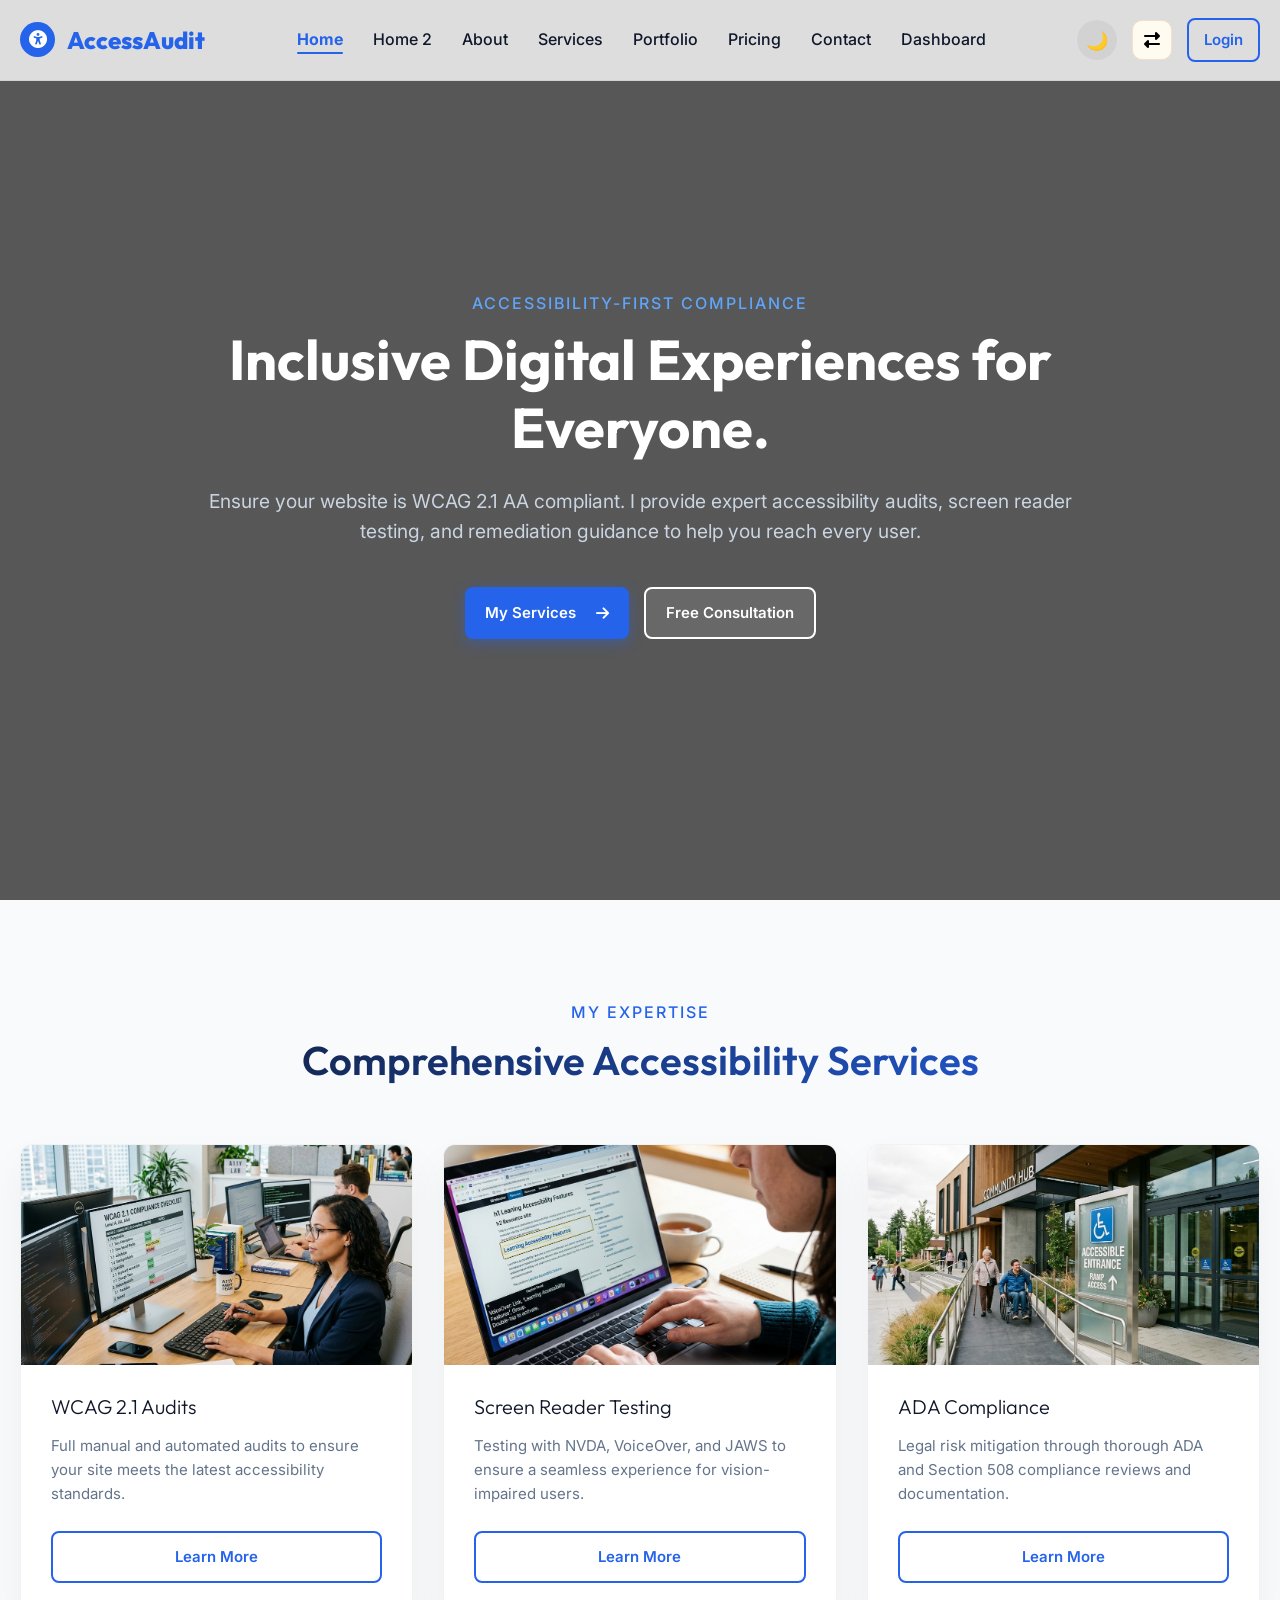
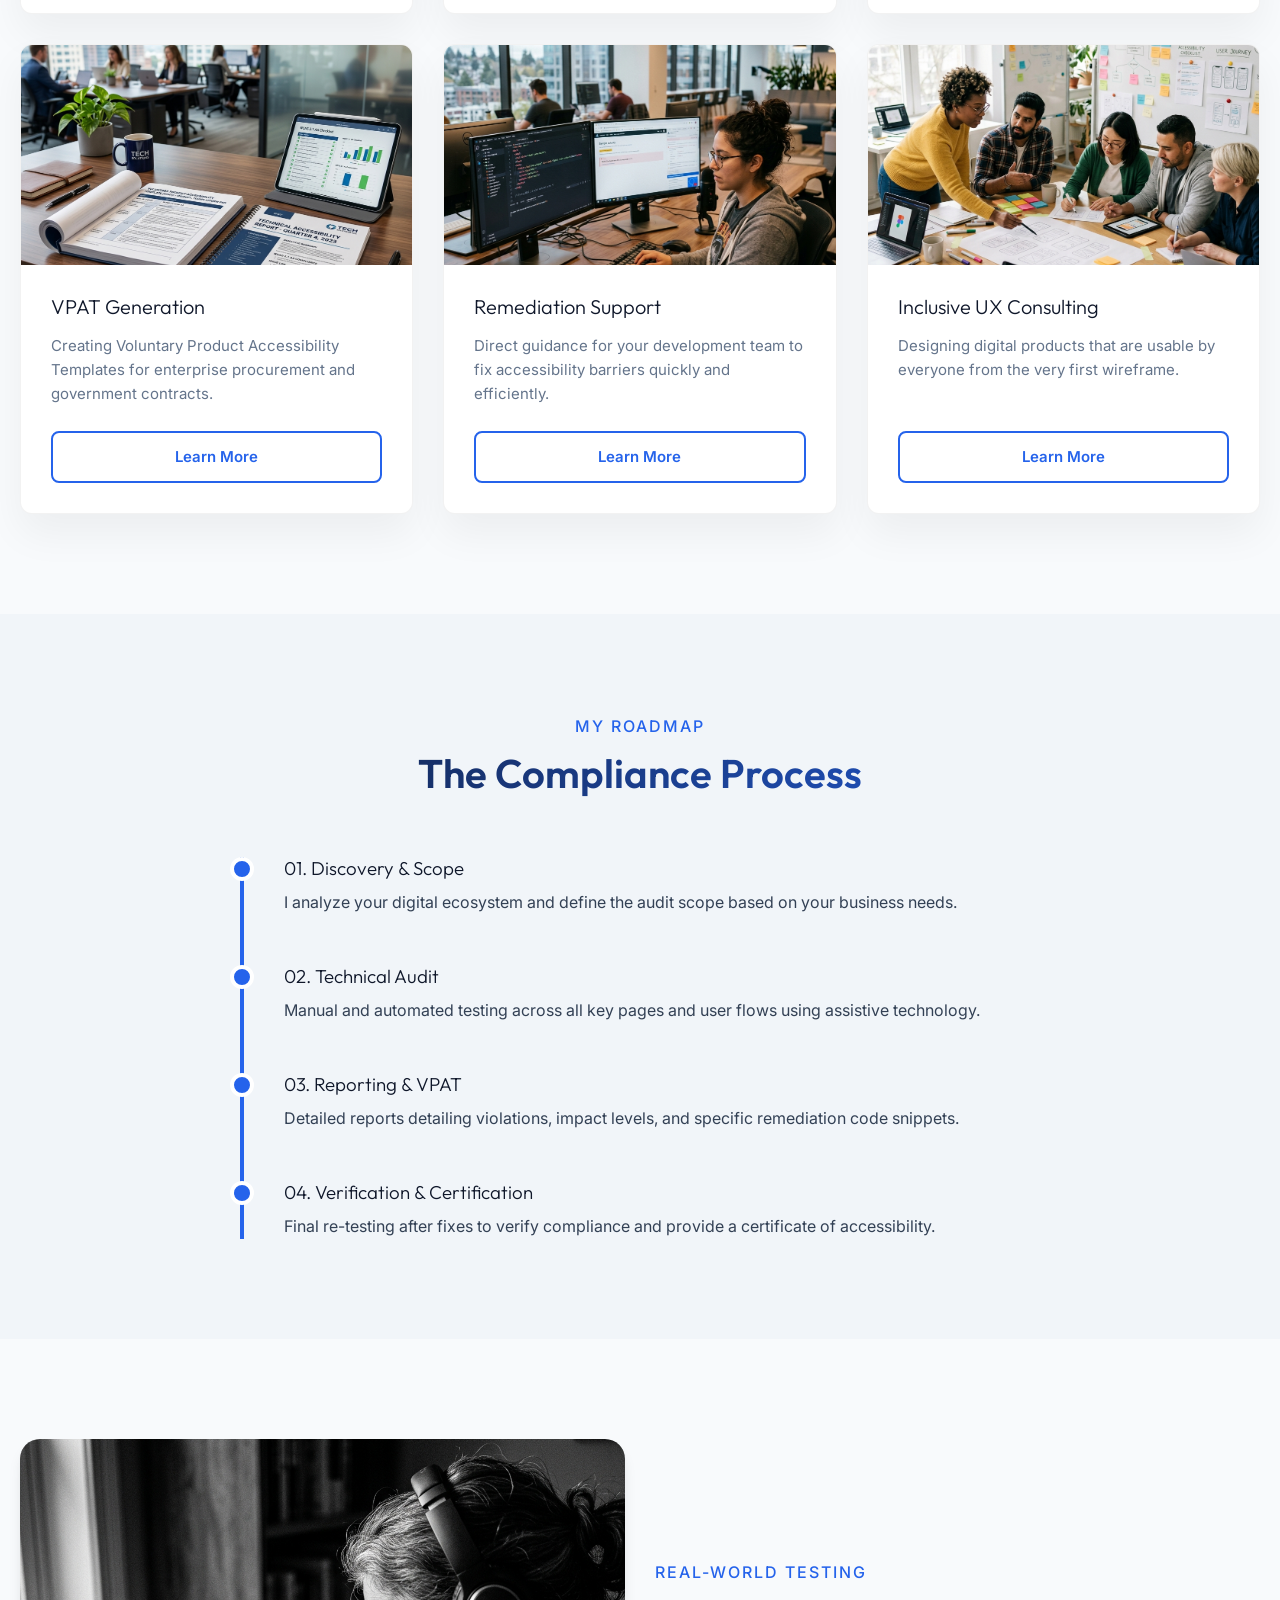
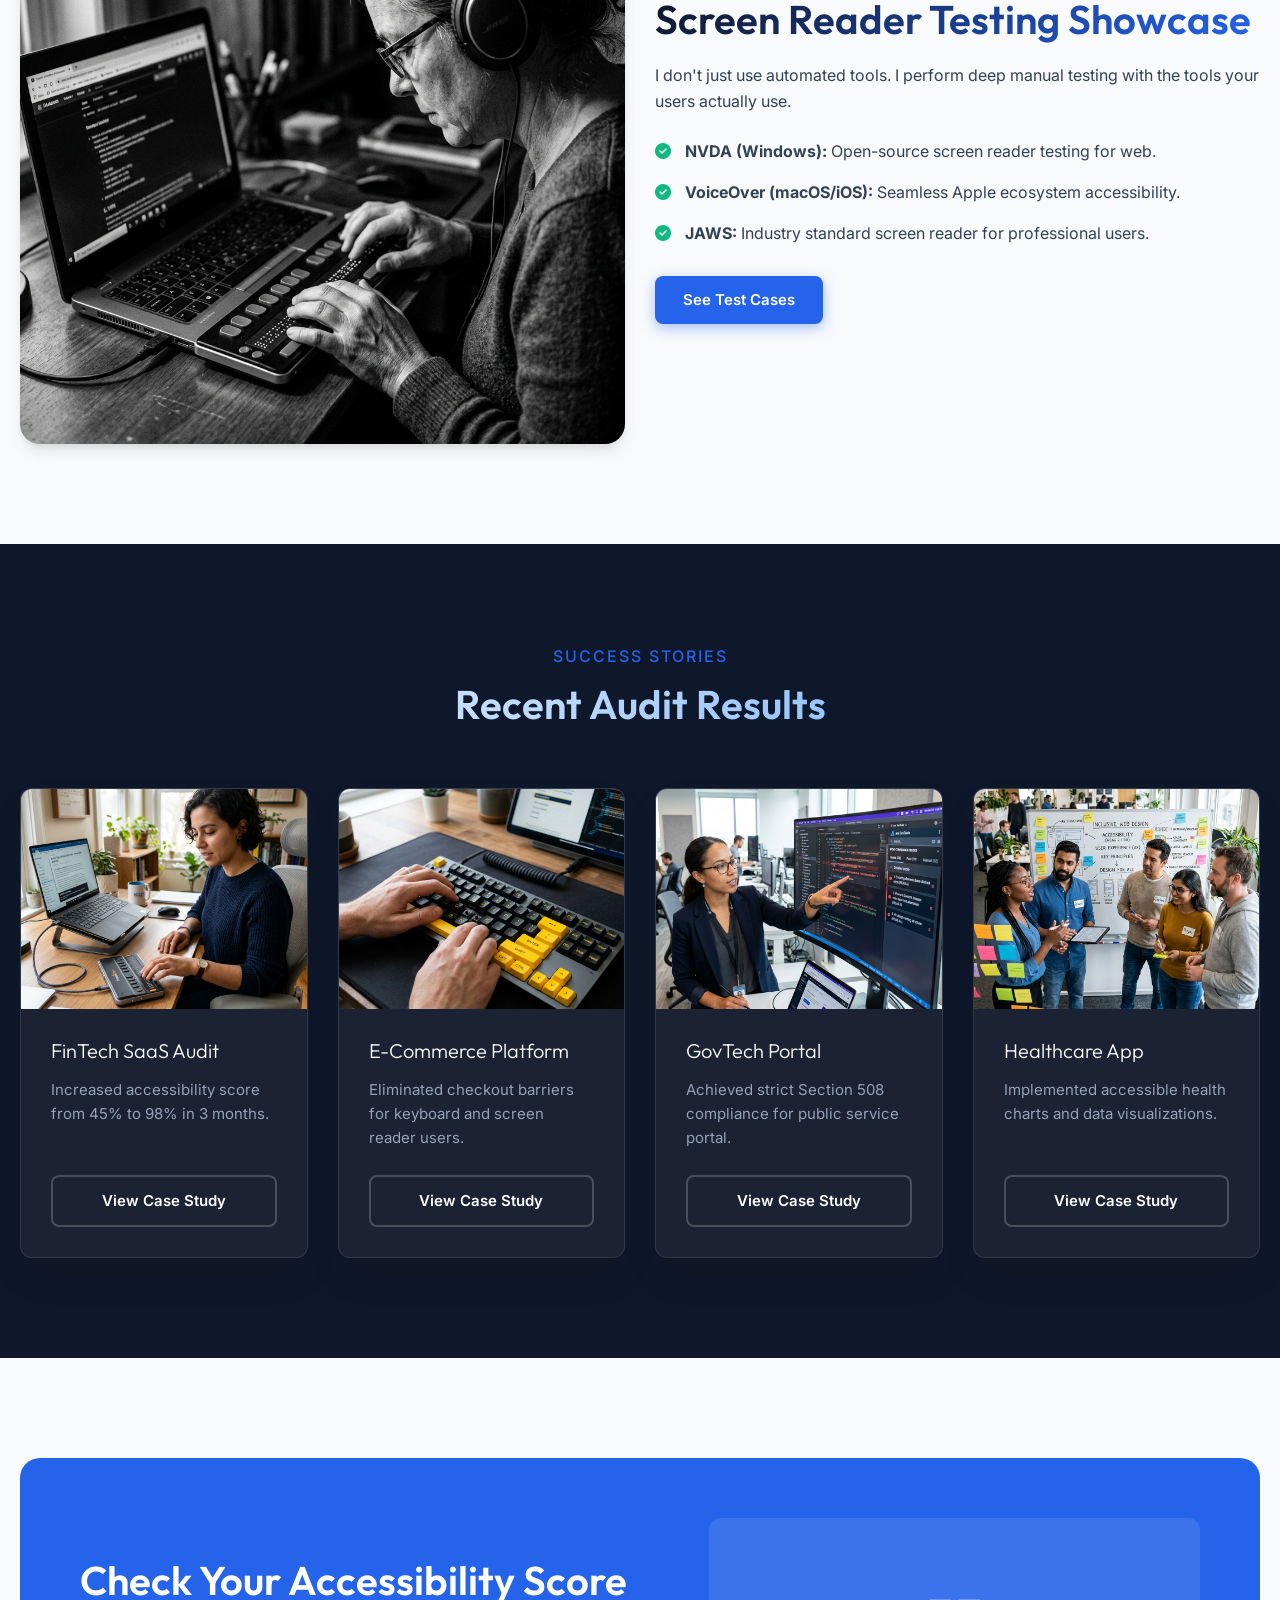
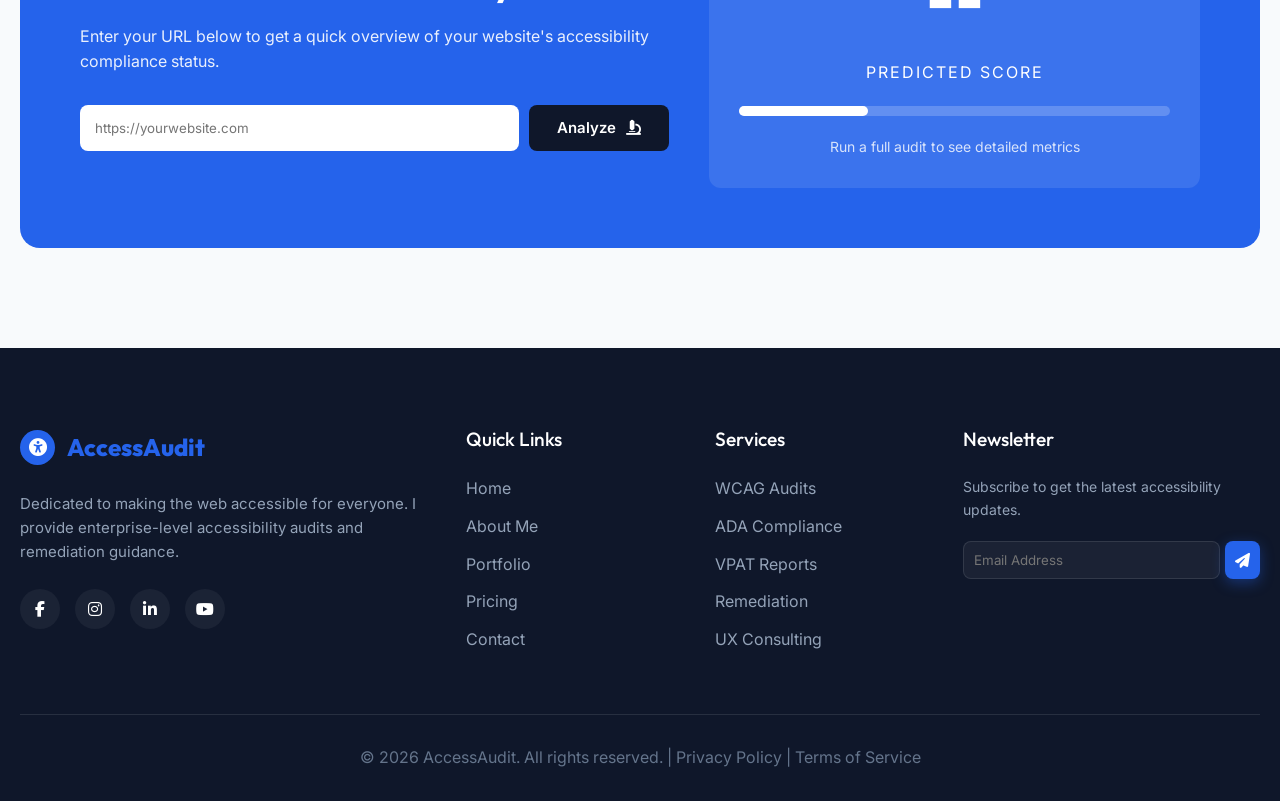
<file: index.html>
<!DOCTYPE html>
<html lang="en">

<head>
    <meta charset="UTF-8">
    <meta name="viewport" content="width=device-width, initial-scale=1.0">
    <link rel="icon" type="image/svg+xml" href="assets/images/favicon.svg">
    <title>Freelance Web Accessibility Auditor | WCAG Compliance Specialist</title>
    <meta name="description"
        content="Expert WCAG 2.1 AA accessibility audits, ADA compliance reviews, and inclusive UX consulting for enterprise businesses.">

    <!-- CSS -->
    <link rel="stylesheet" href="assets/css/style.css">
    <link rel="stylesheet" href="assets/css/dark-mode.css">
    <link rel="stylesheet" href="assets/css/rtl.css">

    <!-- Font Awesome -->
    <link rel="stylesheet" href="https://cdnjs.cloudflare.com/ajax/libs/font-awesome/6.4.0/css/all.min.css">
</head>

<body>
    <a href="#main-content" class="skip-link">Skip to main content</a>

    <!-- Header -->
    <header class="header">
        <div class="container">
            <nav class="nav">
                <a href="index.html" class="logo">
                    <i class="fas fa-universal-access"></i>
                    <span>AccessAudit</span>
                </a>

                <ul class="nav-links">
                    <li><a href="index.html" class="nav-link active">Home</a></li>
                    <li><a href="home-2.html" class="nav-link">Home 2</a></li>
                    <li><a href="about.html" class="nav-link">About</a></li>
                    <li><a href="services.html" class="nav-link">Services</a></li>
                    <li><a href="portfolio.html" class="nav-link">Portfolio</a></li>

                    <li><a href="pricing.html" class="nav-link">Pricing</a></li>
                    <li><a href="contact.html" class="nav-link">Contact</a></li>
                    <li><a href="dashboard.html" class="nav-link">Dashboard</a></li>
                    <li class="mobile-login">
                        <a href="login.html" class="btn btn-outline" style="padding: 8px 15px; width: 100%; text-align: center;">Login</a>
                    </li>
                    <li class="mobile-toggle-wrapper">
                        <button class="theme-toggle" title="Toggle Theme">🌙</button>
                        <button class="rtl-toggle" title="Toggle RTL"><i class="fas fa-right-left"></i></button>
                    </li>
                </ul>

                <div class="nav-actions">
                    <button class="theme-toggle" title="Toggle Theme">🌙</button>
                    <button class="rtl-toggle" title="Toggle RTL"><i class="fas fa-right-left"></i></button>
                    <a href="login.html" class="btn btn-outline" style="padding: 8px 15px;">Login</a>
                    <div class="hamburger">
                        <span></span>
                        <span></span>
                        <span></span>
                    </div>
                </div>
            </nav>
        </div>
    </header>

    <main id="main-content">
        <!-- Section 1: Hero -->
        <section class="section hero"
            style="min-height: 100vh; padding: 80px 0 0; display: flex; align-items: center; background: linear-gradient(rgba(0, 0, 0, 0.65), rgba(0, 0, 0, 0.65)), url('https://images.unsplash.com/photo-1573164713988-8665fc963095?ixlib=rb-1.2.1&auto=format&fit=crop&w=1920&q=80') center/cover no-repeat; text-align: center; color: white;">
            <div class="container">
                <div data-reveal style="max-width: 900px; margin: 0 auto;">
                    <span class="section-subtitle" style="color: #60a5fa;">Accessibility-First Compliance</span>
                    <h1 class="section-title hero-title" style="font-size: 3.5rem; margin-bottom: 25px; color: white;">Inclusive Digital Experiences for Everyone.</h1>
                    <p style="font-size: 1.2rem; margin-bottom: 40px; color: #cbd5e1; line-height: 1.6;">
                        Ensure your website is WCAG 2.1 AA compliant. I provide expert accessibility audits, screen
                        reader testing, and remediation guidance to help you reach every user.
                    </p>
                    <div class="hero-btns" style="display: flex; gap: 20px; justify-content: center; margin-bottom: 50px;">
                        <a href="services.html" class="btn btn-primary" style="padding: 15px 40px;">My Services <i
                                class="fas fa-arrow-right" style="margin-left: 10px;"></i></a>
                        <a href="contact.html" class="btn btn-outline" style="padding: 15px 40px; background: rgba(255,255,255,0.1); border-color: white; color: white;">Free Consultation</a>
                    </div>

                </div>
            </div>
        </section>

        <!-- Section 2: Services Grid (6 cards) -->
        <section class="section">
            <div class="container">
                <div class="text-center" style="margin-bottom: 60px;">
                    <span class="section-subtitle">My Expertise</span>
                    <h2 class="section-title">Comprehensive Accessibility Services</h2>
                </div>
                <div class="grid grid-3">
                    <!-- I need 4 or 6. Let's do 6. -->
                    <div class="card" data-reveal>
                        <img src="assets/images/wcag-audit.png" alt="WCAG 2.1 Audits" class="card-img-top">
                        <div class="card-content">
                            <h3 class="card-title">WCAG 2.1 Audits</h3>
                            <p class="card-text">Full manual and automated audits to ensure your site meets the latest
                                accessibility standards.</p>
                            <div class="card-footer" style="padding: 0;">
                                <a href="services-details.html" class="btn btn-outline" style="width: 100%;">Learn
                                    More</a>
                            </div>
                        </div>
                    </div>
                    <div class="card" data-reveal>
                        <img src="assets/images/screen-reader.png" alt="Screen Reader Testing" class="card-img-top">
                        <div class="card-content">
                            <h3 class="card-title">Screen Reader Testing</h3>
                            <p class="card-text">Testing with NVDA, VoiceOver, and JAWS to ensure a seamless experience
                                for vision-impaired users.</p>
                            <div class="card-footer" style="padding: 0;">
                                <a href="services-details.html" class="btn btn-outline" style="width: 100%;">Learn
                                    More</a>
                            </div>
                        </div>
                    </div>
                    <div class="card" data-reveal>
                        <img src="assets/images/ada-compliance.png" alt="ADA Compliance" class="card-img-top">
                        <div class="card-content">
                            <h3 class="card-title">ADA Compliance</h3>
                            <p class="card-text">Legal risk mitigation through thorough ADA and Section 508 compliance
                                reviews and documentation.</p>
                            <div class="card-footer" style="padding: 0;">
                                <a href="services-details.html" class="btn btn-outline" style="width: 100%;">Learn
                                    More</a>
                            </div>
                        </div>
                    </div>
                    <div class="card" data-reveal>
                        <img src="assets/images/vpat-gen.png" alt="VPAT Generation" class="card-img-top">
                        <div class="card-content">
                            <h3 class="card-title">VPAT Generation</h3>
                            <p class="card-text">Creating Voluntary Product Accessibility Templates for enterprise
                                procurement and government contracts.</p>
                            <div class="card-footer" style="padding: 0;">
                                <a href="services-details.html" class="btn btn-outline" style="width: 100%;">Learn
                                    More</a>
                            </div>
                        </div>
                    </div>
                    <div class="card" data-reveal>
                        <img src="assets/images/remediation.png" alt="Remediation Support" class="card-img-top">
                        <div class="card-content">
                            <h3 class="card-title">Remediation Support</h3>
                            <p class="card-text">Direct guidance for your development team to fix accessibility barriers
                                quickly and efficiently.</p>
                            <div class="card-footer" style="padding: 0;">
                                <a href="services-details.html" class="btn btn-outline" style="width: 100%;">Learn
                                    More</a>
                            </div>
                        </div>
                    </div>
                    <div class="card" data-reveal>
                        <img src="assets/images/inclusive-ux.png" alt="Inclusive UX Consulting" class="card-img-top">
                        <div class="card-content">
                            <h3 class="card-title">Inclusive UX Consulting</h3>
                            <p class="card-text">Designing digital products that are usable by everyone from the very
                                first wireframe.</p>
                            <div class="card-footer" style="padding: 0;">
                                <a href="services-details.html" class="btn btn-outline" style="width: 100%;">Learn
                                    More</a>
                            </div>
                        </div>
                    </div>
                </div>
            </div>
        </section>

        <!-- Section 3: Process Timeline -->
        <section class="section" style="background-color: #f1f5f9;">
            <div class="container">
                <div class="text-center" style="margin-bottom: 60px;">
                    <span class="section-subtitle">My Roadmap</span>
                    <h2 class="section-title">The Compliance Process</h2>
                </div>
                <div style="max-width: 800px; margin: 0 auto;">
                    <div style="border-left: 4px solid var(--primary); padding-left: 40px; position: relative;">
                        <div style="margin-bottom: 50px; position: relative;" data-reveal>
                            <span
                                style="position: absolute; left: -54px; top: 0; width: 24px; height: 24px; background: var(--primary); border-radius: 50%; border: 4px solid #fff;"></span>
                            <h3 style="margin-bottom: 10px;">01. Discovery & Scope</h3>
                            <p>I analyze your digital ecosystem and define the audit scope based on your business
                                needs.</p>
                        </div>
                        <div style="margin-bottom: 50px; position: relative;" data-reveal>
                            <span
                                style="position: absolute; left: -54px; top: 0; width: 24px; height: 24px; background: var(--primary); border-radius: 50%; border: 4px solid #fff;"></span>
                            <h3 style="margin-bottom: 10px;">02. Technical Audit</h3>
                            <p>Manual and automated testing across all key pages and user flows using assistive
                                technology.</p>
                        </div>
                        <div style="margin-bottom: 50px; position: relative;" data-reveal>
                            <span
                                style="position: absolute; left: -54px; top: 0; width: 24px; height: 24px; background: var(--primary); border-radius: 50%; border: 4px solid #fff;"></span>
                            <h3 style="margin-bottom: 10px;">03. Reporting & VPAT</h3>
                            <p>Detailed reports detailing violations, impact levels, and specific remediation code
                                snippets.</p>
                        </div>
                        <div style="position: relative;" data-reveal>
                            <span
                                style="position: absolute; left: -54px; top: 0; width: 24px; height: 24px; background: var(--primary); border-radius: 50%; border: 4px solid #fff;"></span>
                            <h3 style="margin-bottom: 10px;">04. Verification & Certification</h3>
                            <p>Final re-testing after fixes to verify compliance and provide a certificate of
                                accessibility.</p>
                        </div>
                    </div>
                </div>
            </div>
        </section>

        <!-- Section 4: Screen Reader Showcase -->
        <section class="section">
            <div class="container">
                <div class="grid grid-2" style="align-items: center;">
                    <div data-reveal>
                        <img src="assets/images/screen_reader_testing.png"
                            alt="Screen Reader Testing"
                            style="border-radius: var(--radius-lg); box-shadow: var(--shadow-lg); width: 100%;">
                    </div>
                    <div data-reveal>
                        <span class="section-subtitle">Real-World Testing</span>
                        <h2 class="section-title">Screen Reader Testing Showcase</h2>
                        <p style="margin-bottom: 25px;">I don't just use automated tools. I perform deep manual
                            testing with the tools your users actually use.</p>
                        <ul style="margin-bottom: 30px;">
                            <li style="margin-bottom: 15px;"><i class="fas fa-check-circle"
                                    style="color: var(--success); margin-right: 10px;"></i> <strong>NVDA
                                    (Windows):</strong> Open-source screen reader testing for web.</li>
                            <li style="margin-bottom: 15px;"><i class="fas fa-check-circle"
                                    style="color: var(--success); margin-right: 10px;"></i> <strong>VoiceOver
                                    (macOS/iOS):</strong> Seamless Apple ecosystem accessibility.</li>
                            <li style="margin-bottom: 15px;"><i class="fas fa-check-circle"
                                    style="color: var(--success); margin-right: 10px;"></i> <strong>JAWS:</strong>
                                Industry standard screen reader for professional users.</li>
                        </ul>
                        <a href="portfolio.html" class="btn btn-primary">See Test Cases</a>
                    </div>
                </div>
            </div>
        </section>

        <!-- Section 5: Case Studies (4 cards) -->
        <section class="section" style="background-color: #0f172a; color: white;">
            <div class="container">
                <div class="text-center" style="margin-bottom: 60px;">
                    <span class="section-subtitle">Success Stories</span>
                    <h2 class="section-title"
                        style="background: linear-gradient(135deg, #fff, #60a5fa); -webkit-background-clip: text; -webkit-fill-color: transparent;">
                        Recent Audit Results</h2>
                </div>
                <div class="grid grid-4">
                    <div class="card"
                        style="background: rgba(255,255,255,0.05); border: 1px solid rgba(255,255,255,0.1);"
                        data-reveal>
                        <img src="assets/images/braille_user.png"
                            alt="Case Study 1" class="card-img">
                        <div class="card-content">
                            <h3 class="card-title" style="color: white;">FinTech SaaS Audit</h3>
                            <p class="card-text" style="color: #94a3b8;">Increased accessibility score from 45% to 98%
                                in 3 months.</p>
                            <div class="card-footer" style="padding: 0;">
                                <a href="portfolio.html" class="btn btn-outline"
                                    style="width: 100%; border-color: rgba(255,255,255,0.2); color: white;">View Case
                                    Study</a>
                            </div>
                        </div>
                    </div>
                    <div class="card"
                        style="background: rgba(255,255,255,0.05); border: 1px solid rgba(255,255,255,0.1);"
                        data-reveal>
                        <img src="assets/images/keyboard_hands.png"
                            alt="Case Study 2" class="card-img">
                        <div class="card-content">
                            <h3 class="card-title" style="color: white;">E-Commerce Platform</h3>
                            <p class="card-text" style="color: #94a3b8;">Eliminated checkout barriers for keyboard and
                                screen reader users.</p>
                            <div class="card-footer" style="padding: 0;">
                                <a href="portfolio.html" class="btn btn-outline"
                                    style="width: 100%; border-color: rgba(255,255,255,0.2); color: white;">View Case
                                    Study</a>
                            </div>
                        </div>
                    </div>
                    <div class="card"
                        style="background: rgba(255,255,255,0.05); border: 1px solid rgba(255,255,255,0.1);"
                        data-reveal>
                        <img src="assets/images/auditor_monitor.png"
                            alt="Case Study 3" class="card-img">
                        <div class="card-content">
                            <h3 class="card-title" style="color: white;">GovTech Portal</h3>
                            <p class="card-text" style="color: #94a3b8;">Achieved strict Section 508 compliance for
                                public service portal.</p>
                            <div class="card-footer" style="padding: 0;">
                                <a href="portfolio.html" class="btn btn-outline"
                                    style="width: 100%; border-color: rgba(255,255,255,0.2); color: white;">View Case
                                    Study</a>
                            </div>
                        </div>
                    </div>
                    <div class="card"
                        style="background: rgba(255,255,255,0.05); border: 1px solid rgba(255,255,255,0.1);"
                        data-reveal>
                        <img src="assets/images/inclusive_team.png"
                            alt="Case Study 4" class="card-img">
                        <div class="card-content">
                            <h3 class="card-title" style="color: white;">Healthcare App</h3>
                            <p class="card-text" style="color: #94a3b8;">Implemented accessible health charts and data
                                visualizations.</p>
                            <div class="card-footer" style="padding: 0;">
                                <a href="portfolio.html" class="btn btn-outline"
                                    style="width: 100%; border-color: rgba(255,255,255,0.2); color: white;">View Case
                                    Study</a>
                            </div>
                        </div>
                    </div>
                </div>
            </div>
        </section>

        <!-- Section 6: CTA + Accessibility Score Checker -->
        <section class="section">
            <div class="container">
                <div class="cta-grid"
                    style="background: var(--primary); border-radius: var(--radius-lg); padding: 60px; color: white; display: grid; gap: 40px; align-items: center;">
                    <div data-reveal>
                        <h2 style="color: white; font-size: 2.5rem; margin-bottom: 20px;">Check Your Accessibility Score
                        </h2>
                        <p style="margin-bottom: 30px; opacity: 0.9;">Enter your URL below to get a quick overview of
                            your website's accessibility compliance status.</p>
                        <form style="display: flex; gap: 10px;">
                            <input type="url" placeholder="https://yourwebsite.com"
                                style="flex-grow: 1; padding: 15px; border-radius: var(--radius-sm); color: var(--black);"
                                required id="score-url">
                            <button type="submit" class="btn" id="analyze-btn" style="background: var(--black); color: var(--white);">Analyze <i
                                    class="fas fa-microscope"></i></button>
                        </form>
                    </div>
                    <div data-reveal
                        style="background: rgba(255,255,255,0.1); padding: 30px; border-radius: var(--radius-md); text-align: center;">
                        <div style="font-size: 4rem; font-weight: 800; margin-bottom: 10px;">--</div>
                        <p style="text-transform: uppercase; letter-spacing: 2px;">Predicted Score</p>
                        <div
                            style="width: 100%; height: 10px; background: rgba(255,255,255,0.2); border-radius: 5px; margin: 20px 0;">
                            <div style="width: 30%; height: 100%; background: #fff; border-radius: 5px;"></div>
                        </div>
                        <p style="font-size: 14px; opacity: 0.8;">Run a full audit to see detailed metrics</p>
                    </div>
                </div>
            </div>
        </section>
    </main>

    <!-- Footer -->
    <footer class="footer">
        <div class="container">
            <div class="footer-grid">
                <div class="footer-about">
                    <a href="index.html" class="logo" style="margin-bottom: 25px;">
                        <i class="fas fa-universal-access"></i>
                        <span>AccessAudit</span>
                    </a>
                    <p>Dedicated to making the web accessible for everyone. I provide enterprise-level accessibility
                        audits and remediation guidance.</p>
                    <div class="social-links">
                        <a href="#" class="social-link"><i class="fab fa-facebook-f"></i></a>
                        <a href="#" class="social-link"><i class="fab fa-instagram"></i></a>
                        <a href="#" class="social-link"><i class="fab fa-linkedin-in"></i></a>
                        <a href="#" class="social-link"><i class="fab fa-youtube"></i></a>
                    </div>
                </div>
                <div>
                    <h4 class="footer-title">Quick Links</h4>
                    <ul class="footer-links">
                        <li><a href="index.html">Home</a></li>

                        <li><a href="about.html">About Me</a></li>
                        <li><a href="portfolio.html">Portfolio</a></li>

                        <li><a href="pricing.html">Pricing</a></li>
                        <li><a href="contact.html">Contact</a></li>

                    </ul>
                </div>
                <div>
                    <h4 class="footer-title">Services</h4>
                    <ul class="footer-links">
                        <li><a href="services-details.html">WCAG Audits</a></li>
                        <li><a href="services-details.html">ADA Compliance</a></li>
                        <li><a href="services-details.html">VPAT Reports</a></li>
                        <li><a href="services-details.html">Remediation</a></li>
                        <li><a href="services-details.html">UX Consulting</a></li>
                    </ul>
                </div>
                <div>
                    <h4 class="footer-title">Newsletter</h4>
                    <p style="color: #94a3b8; font-size: 14px; margin-bottom: 20px;">Subscribe to get the latest
                        accessibility updates.</p>
                    <form style="display: flex; gap: 5px;">
                        <input type="email" placeholder="Email Address"
                            style="padding: 10px; border-radius: var(--radius-sm); flex-grow: 1; background: rgba(255,255,255,0.05); color: white; border: 1px solid rgba(255,255,255,0.1);"
                            required id="footer-email">
                        <button type="submit" class="btn btn-primary" style="padding: 10px;"><i
                                class="fas fa-paper-plane"></i></button>
                    </form>
                </div>
            </div>
            <div class="footer-bottom">
                <p>&copy; 2026 AccessAudit. All rights reserved. | <a href="coming-soon.html">Privacy Policy</a> | <a
                        href="coming-soon.html">Terms of Service</a></p>
            </div>
        </div>
    </footer>

    <!-- Scripts -->
    <script src="assets/js/main.js"></script>
    <script src="assets/js/accessibility.js"></script>

    <button id="back-to-top" class="back-to-top" title="Back to Top" aria-label="Back to Top"><i class="fas fa-arrow-up"></i></button>
</body>

</html>
</file>
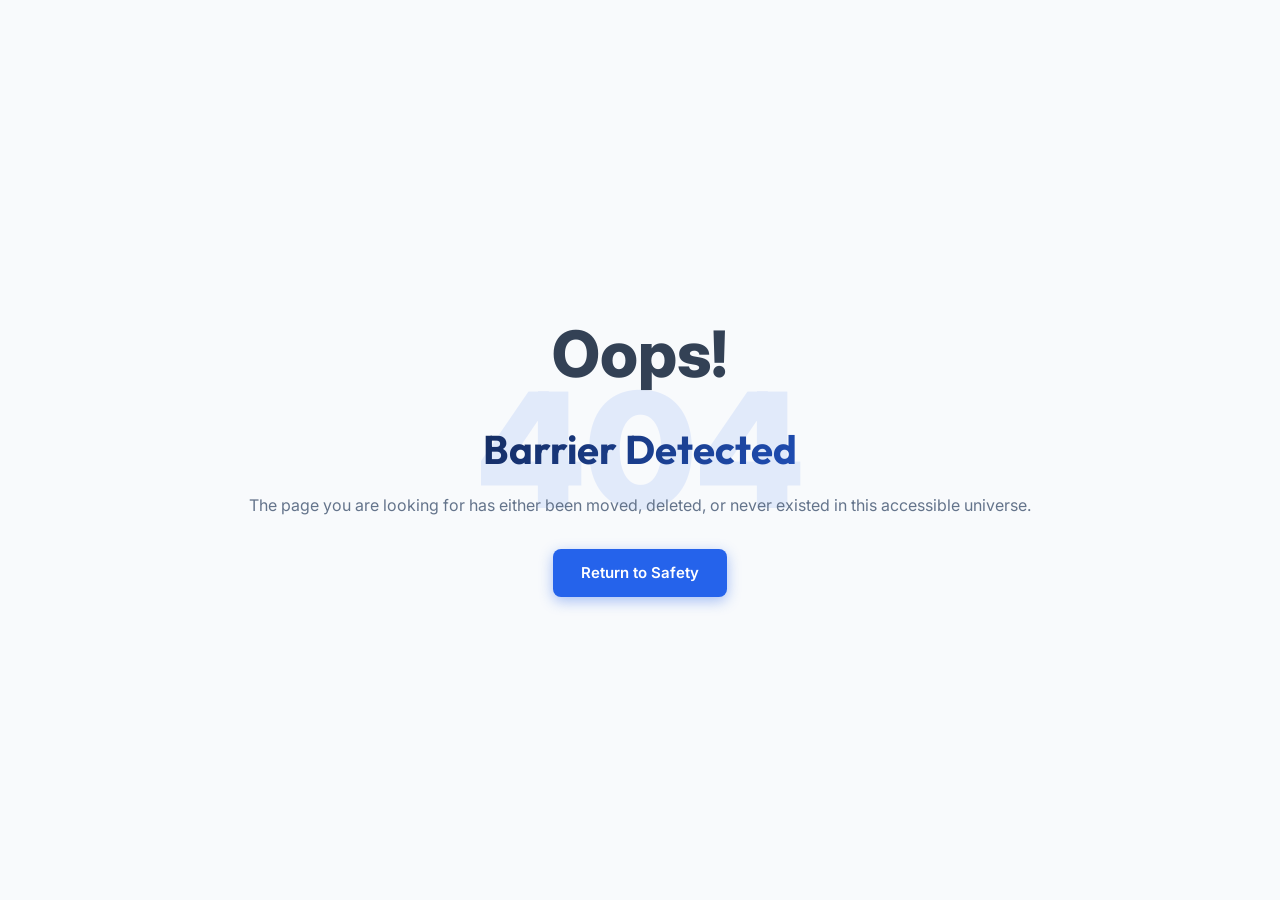
<file: 404-error.html>
<!DOCTYPE html>
<html lang="en">
<head>
    <meta charset="UTF-8">
    <meta name="viewport" content="width=device-width, initial-scale=1.0">
    <link rel="icon" type="image/svg+xml" href="assets/images/favicon.svg">
    <title>404 - Page Not Found | AccessAudit</title>
    <link rel="stylesheet" href="assets/css/style.css">
    <link rel="stylesheet" href="assets/css/dark-mode.css">
    <link rel="stylesheet" href="assets/css/rtl.css">
    <link rel="stylesheet" href="https://cdnjs.cloudflare.com/ajax/libs/font-awesome/6.4.0/css/all.min.css">
    <style>
        .error-page { min-height: 100vh; display: flex; align-items: center; justify-content: center; text-align: center; padding: 20px; background: #f8fafc; }
        .error-code { font-size: 10rem; font-weight: 900; line-height: 1; color: var(--primary); opacity: 0.1; position: absolute; z-index: 1; }
        .error-content { position: relative; z-index: 2; }
        @keyframes float { 0%, 100% { transform: translateY(0); } 50% { transform: translateY(-20px); } }
        .animated-404 { animation: float 4s ease-in-out infinite; font-size: 4rem; font-weight: 800; margin-bottom: 20px; }
    </style>
</head>
<body>
    <div class="error-page">
        <div class="error-code">404</div>
        <div class="error-content" data-reveal>
            <div class="animated-404">Oops!</div>
            <h1 class="section-title">Barrier Detected</h1>
            <p style="margin-bottom: 30px; color: var(--text-muted);">The page you are looking for has either been moved, deleted, or never existed in this accessible universe.</p>
            <a href="index.html" class="btn btn-primary">Return to Safety</a>
        </div>
    </div>
    <script src="assets/js/main.js"></script>
    <script src="assets/js/accessibility.js"></script>

    <button id="back-to-top" class="back-to-top" title="Back to Top" aria-label="Back to Top"><i class="fas fa-arrow-up"></i></button>
</body>
</html>
</file>
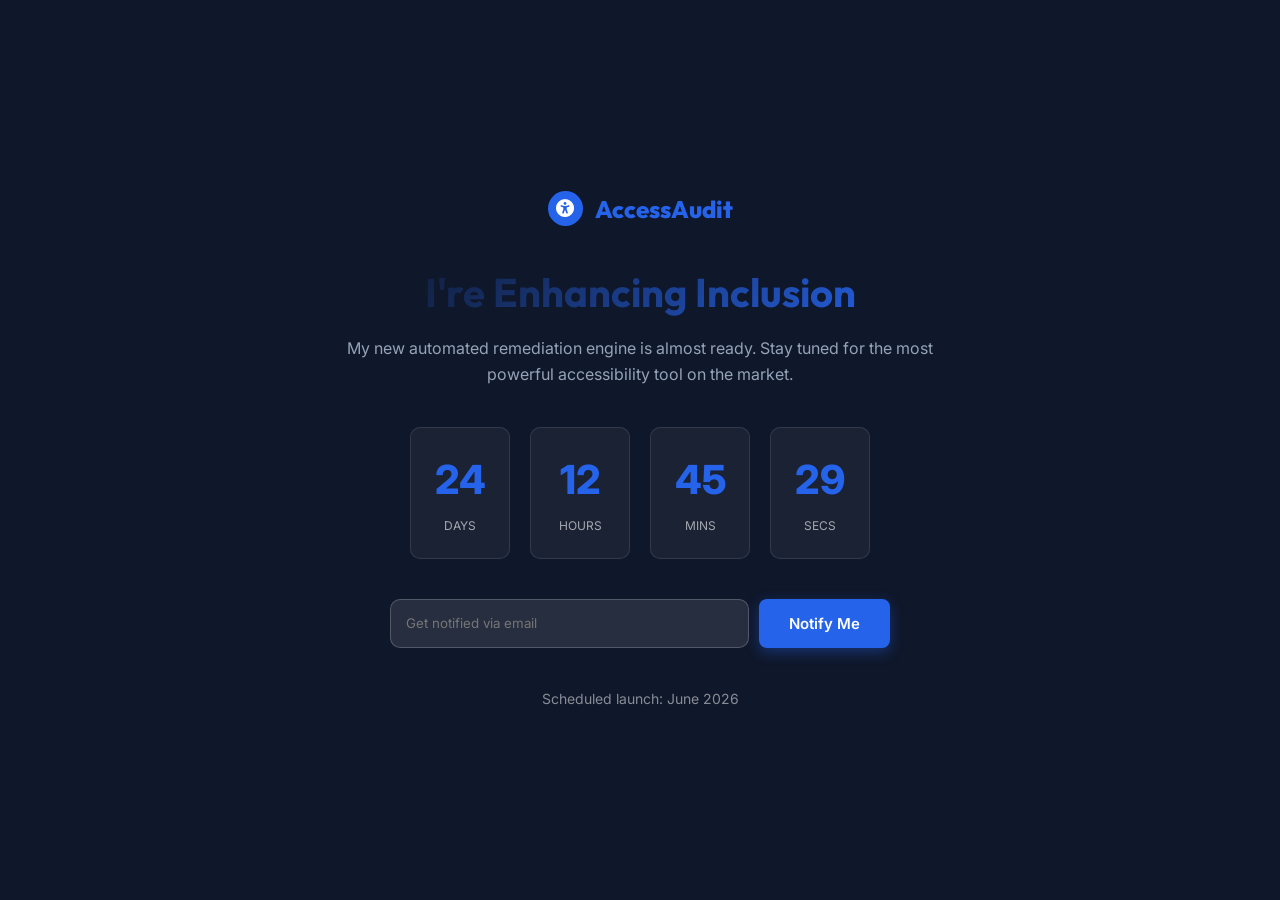
<file: coming-soon.html>
<!DOCTYPE html>
<html lang="en">
<head>
    <meta charset="UTF-8">
    <meta name="viewport" content="width=device-width, initial-scale=1.0">
    <link rel="icon" type="image/svg+xml" href="assets/images/favicon.svg">
    <title>Coming Soon | AccessAudit</title>
    <link rel="stylesheet" href="assets/css/style.css">
    <link rel="stylesheet" href="assets/css/dark-mode.css">
    <link rel="stylesheet" href="assets/css/rtl.css">
    <link rel="stylesheet" href="https://cdnjs.cloudflare.com/ajax/libs/font-awesome/6.4.0/css/all.min.css">
    <style>
        .coming-soon { min-height: 100vh; display: flex; align-items: center; justify-content: center; background: #0f172a; color: white; text-align: center; overflow: hidden; position: relative; }
        .countdown { display: flex; gap: 20px; justify-content: center; margin: 40px 0; }
        .count-box { background: rgba(255,255,255,0.05); padding: 20px; border-radius: 10px; min-width: 100px; border: 1px solid rgba(255,255,255,0.1); }
        .count-num { font-size: 2.5rem; font-weight: 800; display: block; color: var(--primary); }
        .count-label { font-size: 12px; text-transform: uppercase; opacity: 0.6; }
    </style>
</head>
<body>
    <div class="coming-soon">
        <div data-reveal>
            <a href="index.html" class="logo" style="margin-bottom: 40px; justify-content: center;">
                <i class="fas fa-universal-access"></i>
                <span>AccessAudit</span>
            </a>
            <h1 class="section-title" style="color: white; -webkit-fill-color: white;">I're Enhancing Inclusion</h1>
            <p style="color: #94a3b8; max-width: 600px; margin: 0 auto;">My new automated remediation engine is almost ready. Stay tuned for the most powerful accessibility tool on the market.</p>
            
            <div class="countdown">
                <div class="count-box">
                    <span class="count-num" id="days">24</span>
                    <span class="count-label">Days</span>
                </div>
                <div class="count-box">
                    <span class="count-num" id="hours">12</span>
                    <span class="count-label">Hours</span>
                </div>
                <div class="count-box">
                    <span class="count-num" id="minutes">45</span>
                    <span class="count-label">Mins</span>
                </div>
                <div class="count-box">
                    <span class="count-num" id="seconds">30</span>
                    <span class="count-label">Secs</span>
                </div>
            </div>

            <form style="max-width: 500px; margin: 0 auto; display: flex; gap: 10px;">
                <input type="email" placeholder="Get notified via email" style="flex-grow: 1; padding: 15px; border-radius: 10px; background: rgba(255,255,255,0.1); border: 1px solid rgba(255,255,255,0.2); color: white;" required>
                <button type="submit" class="btn btn-primary" style="padding: 15px 30px;">Notify Me</button>
            </form>
            
            <p style="margin-top: 40px; font-size: 14px; opacity: 0.5;">Scheduled launch: June 2026</p>
        </div>
    </div>

    <script src="assets/js/main.js"></script>
    <script>
        // Simple Countdown logic
        let d = 24, h = 12, m = 45, s = 30;
        setInterval(() => {
            s--;
            if(s < 0) { s = 59; m--; }
            if(m < 0) { m = 59; h--; }
            if(h < 0) { h = 23; d--; }
            document.getElementById('days').innerText = d;
            document.getElementById('hours').innerText = h;
            document.getElementById('minutes').innerText = m;
            document.getElementById('seconds').innerText = s;
        }, 1000);
    </script>

    <button id="back-to-top" class="back-to-top" title="Back to Top" aria-label="Back to Top"><i class="fas fa-arrow-up"></i></button>
</body>
</html>
</file>
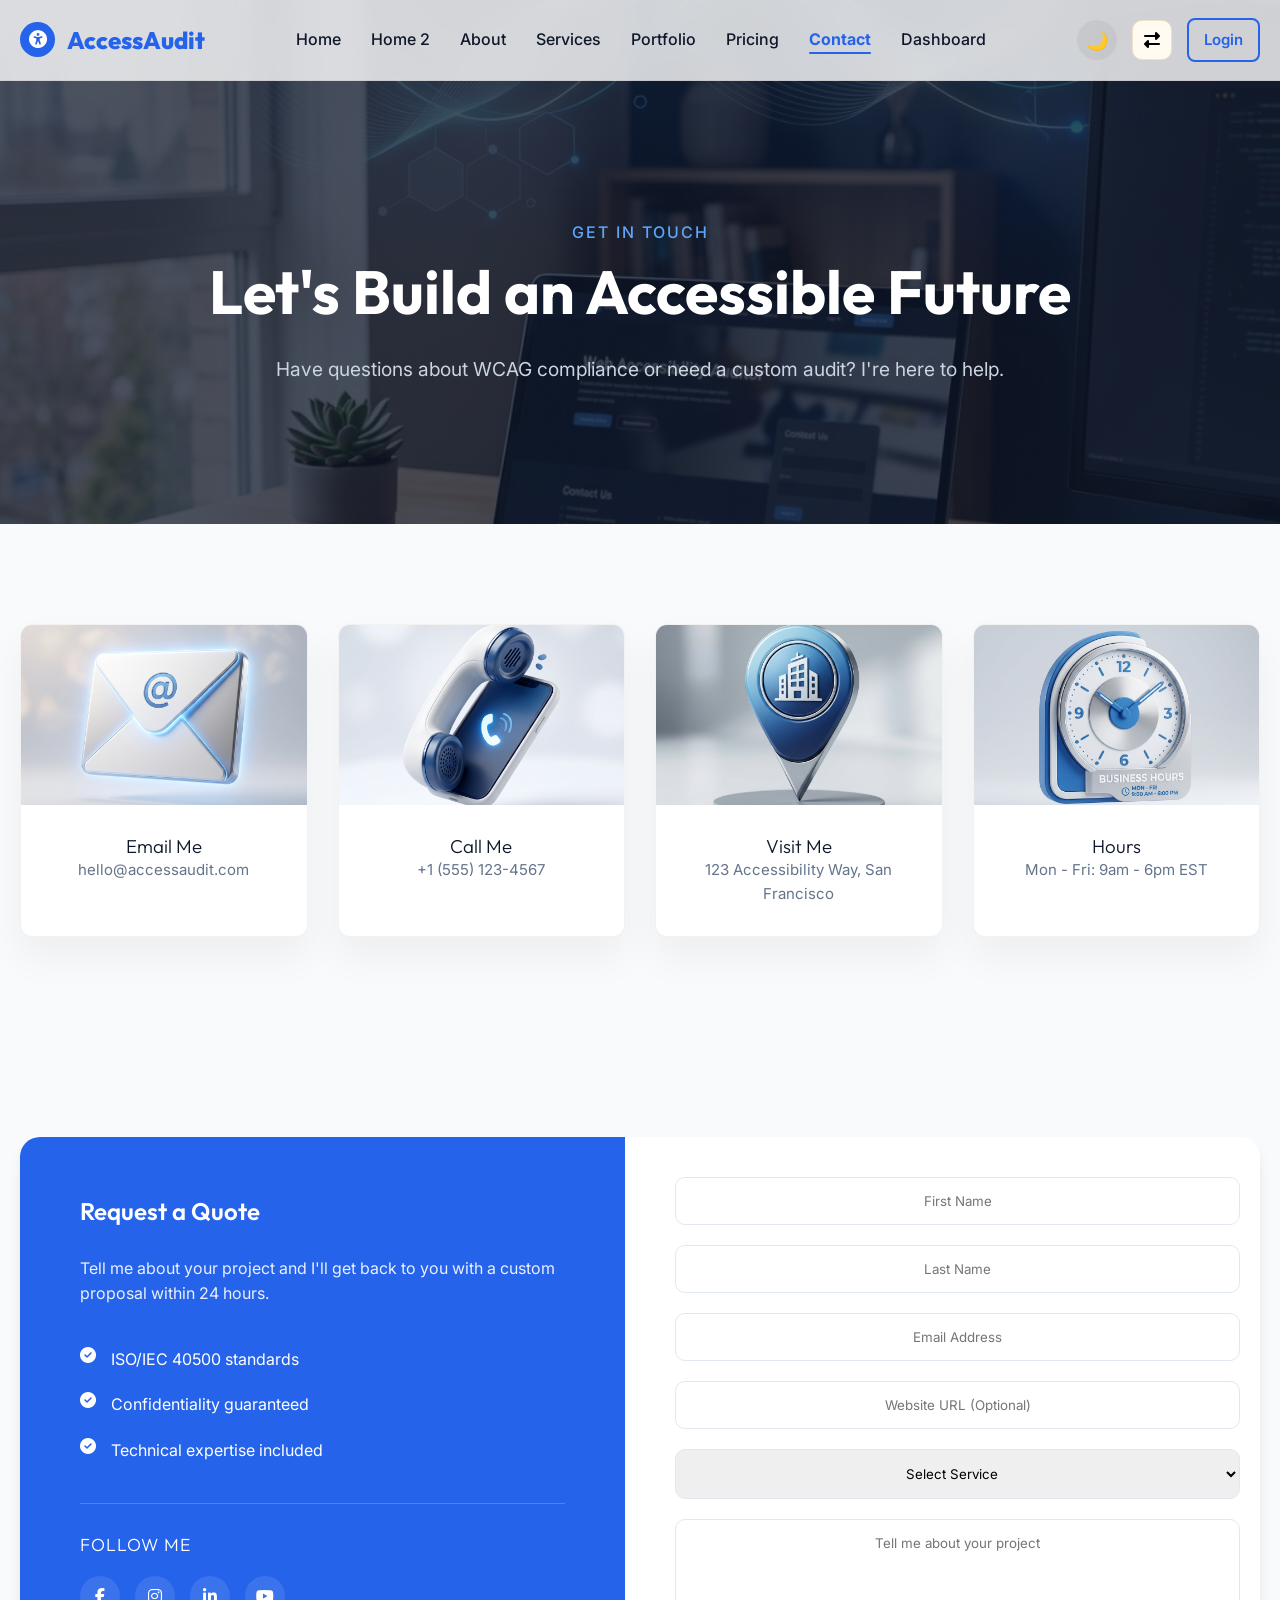
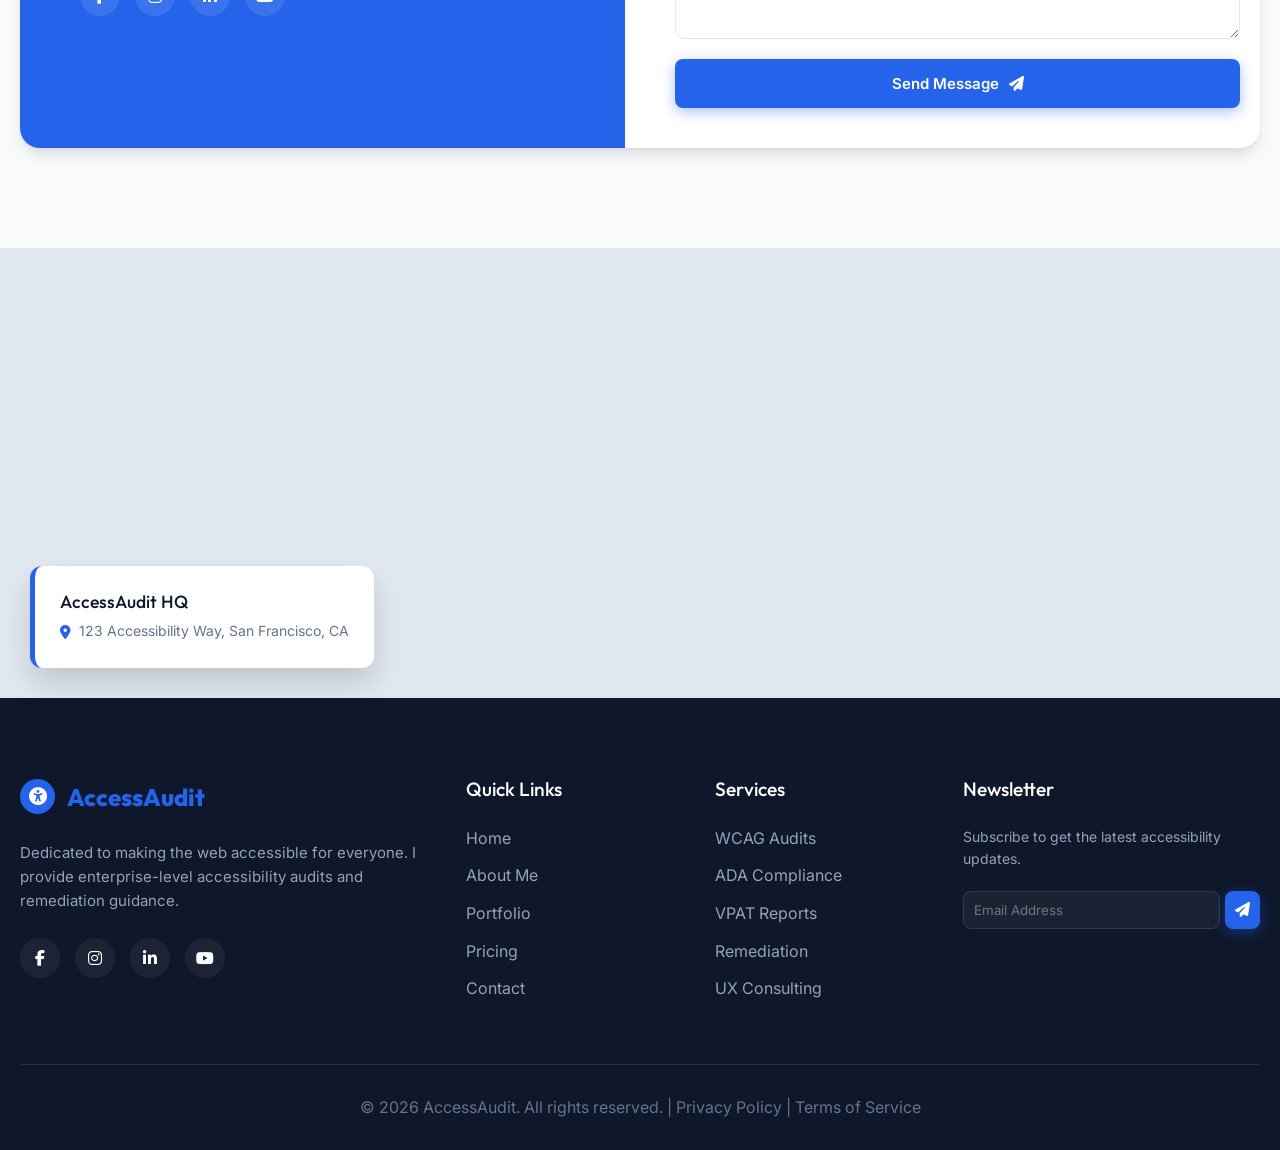
<file: contact.html>
<!DOCTYPE html>
<html lang="en">

<head>
    <meta charset="UTF-8">
    <meta name="viewport" content="width=device-width, initial-scale=1.0">
    <link rel="icon" type="image/svg+xml" href="assets/images/favicon.svg">
    <title>Contact | Get Your Accessibility Audit Started</title>
    <link rel="stylesheet" href="assets/css/style.css">
    <link rel="stylesheet" href="assets/css/dark-mode.css">
    <link rel="stylesheet" href="assets/css/rtl.css">
    <link rel="stylesheet" href="https://cdnjs.cloudflare.com/ajax/libs/font-awesome/6.4.0/css/all.min.css">
</head>

<body>
    <header class="header">
        <div class="container">
            <nav class="nav">
                <a href="index.html" class="logo"><i class="fas fa-universal-access"></i><span>AccessAudit</span></a>
                <ul class="nav-links">
                    <li><a href="index.html" class="nav-link">Home</a></li>
                    <li><a href="home-2.html" class="nav-link">Home 2</a></li>
                    <li><a href="about.html" class="nav-link">About</a></li>
                    <li><a href="services.html" class="nav-link">Services</a></li>
                    <li><a href="portfolio.html" class="nav-link">Portfolio</a></li>

                    <li><a href="pricing.html" class="nav-link">Pricing</a></li>
                    <li><a href="contact.html" class="nav-link active">Contact</a></li>
                    <li><a href="dashboard.html" class="nav-link">Dashboard</a></li>
                    <li class="mobile-login">
                        <a href="login.html" class="btn btn-outline"
                            style="padding: 8px 15px; width: 100%; text-align: center;">Login</a>
                    </li>
                    <li class="mobile-toggle-wrapper">
                        <button class="theme-toggle" title="Toggle Theme">🌙</button>
                        <button class="rtl-toggle" title="Toggle RTL"><i class="fas fa-right-left"></i></button>
                    </li>
                </ul>
                <div class="nav-actions">
                    <button class="theme-toggle" title="Toggle Theme">🌙</button>
                    <button class="rtl-toggle" title="Toggle RTL"><i class="fas fa-right-left"></i></button>
                    <a href="login.html" class="btn btn-outline" style="padding: 8px 15px;">Login</a>
                    <div class="hamburger"><span></span><span></span><span></span></div>
                </div>
            </nav>
        </div>
    </header>

    <main id="main-content">
        <!-- Section 1: Contact Hero -->
        <section class="section"
            style="padding: 220px 0 140px; background: linear-gradient(rgba(15, 23, 42, 0.75), rgba(15, 23, 42, 0.75)), url('assets/images/contact-hero.png') center/cover no-repeat; color: white; text-align: center;">
            <div class="container" data-reveal>
                <span class="section-subtitle" style="color: #60a5fa;">Get in Touch</span>
                <h1 class="section-title hero-title" style="color: white; font-size: 3.8rem; margin-bottom: 25px;">Let's
                    Build an Accessible Future</h1>
                <p style="max-width: 800px; margin: 0 auto; color: #cbd5e1; font-size: 1.2rem; line-height: 1.6;">
                    Have questions about WCAG compliance or need a custom audit? I're here to help.
                </p>
            </div>
        </section>

        <!-- Section 2: Contact Information (4 cards) -->
        <section class="section">
            <div class="container">
                <div class="grid grid-4">
                    <div class="card text-center" data-reveal>
                        <img src="assets/images/contact-email.png" alt="Email Icon"
                            style="width: 100%; height: 180px; object-fit: cover;">
                        <div style="padding: 30px;">
                            <h3>Email Me</h3>
                            <p class="card-text" style="margin-bottom: 0;">hello@accessaudit.com</p>
                        </div>
                    </div>
                    <div class="card text-center" data-reveal>
                        <img src="assets/images/contact-phone.png" alt="Phone Icon"
                            style="width: 100%; height: 180px; object-fit: cover;">
                        <div style="padding: 30px;">
                            <h3>Call Me</h3>
                            <p class="card-text" style="margin-bottom: 0;">+1 (555) 123-4567</p>
                        </div>
                    </div>
                    <div class="card text-center" data-reveal>
                        <img src="assets/images/contact-location.png" alt="Location Icon"
                            style="width: 100%; height: 180px; object-fit: cover;">
                        <div style="padding: 30px;">
                            <h3>Visit Me</h3>
                            <p class="card-text" style="margin-bottom: 0;">123 Accessibility Way, San Francisco</p>
                        </div>
                    </div>
                    <div class="card text-center" data-reveal>
                        <img src="assets/images/contact-hours.png" alt="Hours Icon"
                            style="width: 100%; height: 180px; object-fit: cover;">
                        <div style="padding: 30px;">
                            <h3>Hours</h3>
                            <p class="card-text" style="margin-bottom: 0;">Mon - Fri: 9am - 6pm EST</p>
                        </div>
                    </div>
                </div>
            </div>
        </section>

        <!-- Section 3: Contact Form -->
        <section class="section" style="background: #f8fafc;">
            <div class="container">
                <div class="grid grid-2"
                    style="background: white; border-radius: 20px; overflow: hidden; box-shadow: var(--shadow-lg);">
                    <div data-reveal style="padding: 60px; background: var(--primary); color: white;">
                        <h2 style="color: white; margin-bottom: 30px;">Request a Quote</h2>
                        <p style="margin-bottom: 40px; opacity: 0.9;">Tell me about your project and I'll get back to
                            you with a custom proposal within 24 hours.</p>
                        <ul style="display: grid; gap: 20px; margin-bottom: 40px;">
                            <li style="display: flex; gap: 15px;"><i class="fas fa-check-circle"></i> ISO/IEC 40500
                                standards</li>
                            <li style="display: flex; gap: 15px;"><i class="fas fa-check-circle"></i> Confidentiality
                                guaranteed</li>
                            <li style="display: flex; gap: 15px;"><i class="fas fa-check-circle"></i> Technical
                                expertise included</li>
                        </ul>
                        <div style="padding-top: 30px; border-top: 1px solid rgba(255,255,255,0.2);">
                            <h3
                                style="color: white; margin-bottom: 20px; font-size: 1.1rem; text-transform: uppercase; letter-spacing: 1px;">
                                Follow Me</h3>
                            <div class="social-links">
                                <a href="#" class="social-link" style="background: rgba(255,255,255,0.1);"><i
                                        class="fab fa-facebook-f"></i></a>
                                <a href="#" class="social-link" style="background: rgba(255,255,255,0.1);"><i
                                        class="fab fa-instagram"></i></a>
                                <a href="#" class="social-link" style="background: rgba(255,255,255,0.1);"><i
                                        class="fab fa-linkedin-in"></i></a>
                                <a href="#" class="social-link" style="background: rgba(255,255,255,0.1);"><i
                                        class="fab fa-youtube"></i></a>
                            </div>
                        </div>
                    </div>
                    <div class="contact-form-container" data-reveal>
                        <form style="display: flex; flex-direction: column; gap: 20px;">
                            <input type="text" placeholder="First Name"
                                style="padding: 15px; border-radius: 10px; border: 1px solid #e2e8f0;" required
                                id="first-name">
                            <input type="text" placeholder="Last Name"
                                style="padding: 15px; border-radius: 10px; border: 1px solid #e2e8f0;" required
                                id="last-name">
                            <input type="email" placeholder="Email Address"
                                style="padding: 15px; border-radius: 10px; border: 1px solid #e2e8f0;" required
                                id="contact-email">
                            <input type="url" placeholder="Website URL (Optional)"
                                style="padding: 15px; border-radius: 10px; border: 1px solid #e2e8f0;" id="contact-url">
                            <select style="padding: 15px; border-radius: 10px; border: 1px solid #e2e8f0;" required
                                id="service-type">
                                <option value="">Select Service</option>
                                <option value="audit">Full Accessibility Audit</option>
                                <option value="consulting">Inclusive UX Consulting</option>
                                <option value="remediation">Remediation Support</option>
                                <option value="vpat">VPAT Generation</option>
                            </select>
                            <textarea placeholder="Tell me about your project"
                                style="padding: 15px; border-radius: 10px; border: 1px solid #e2e8f0; height: 120px;"
                                required id="contact-msg"></textarea>
                            <button type="submit" class="btn btn-primary" style="padding: 15px;">Send Message <i
                                    class="fas fa-paper-plane"></i></button>
                        </form>
                    </div>
                </div>
            </div>
        </section>

        <section class="section" style="padding: 0; position: relative;">
            <div class="map-container">
                <iframe
                    src="https://www.google.com/maps/embed?pb=!1m18!1m12!1m3!1d3153.83543450937!2d-122.4194155!3d37.7749295!2m3!1f0!2f0!3f0!3m2!1i1024!2i768!4f13.1!3m3!1m2!1s0x80859a6d00690021%3A0x4a501367f076adff!2sSan%20Francisco%2C%20CA!5e0!3m2!1sen!2sus!4v1651234567890!5m2!1sen!2sus"
                    width="100%" height="100%" style="border:0; filter: grayscale(0.2) contrast(1.1);"
                    allowfullscreen="" loading="lazy" referrerpolicy="no-referrer-when-downgrade">
                </iframe>
                <div class="map-card">
                    <h4>AccessAudit HQ</h4>
                    <p>
                        <i class="fas fa-map-marker-alt" style="color: var(--primary);"></i>
                        123 Accessibility Way, San Francisco, CA
                    </p>
                </div>
            </div>
        </section>



    </main>

    <footer class="footer">
        <div class="container">
            <div class="footer-grid">
                <div class="footer-about">
                    <a href="index.html" class="logo" style="margin-bottom: 25px;">
                        <i class="fas fa-universal-access"></i>
                        <span>AccessAudit</span>
                    </a>
                    <p>Dedicated to making the web accessible for everyone. I provide enterprise-level accessibility
                        audits and remediation guidance.</p>
                    <div class="social-links">
                        <a href="#" class="social-link"><i class="fab fa-facebook-f"></i></a>
                        <a href="#" class="social-link"><i class="fab fa-instagram"></i></a>
                        <a href="#" class="social-link"><i class="fab fa-linkedin-in"></i></a>
                        <a href="#" class="social-link"><i class="fab fa-youtube"></i></a>
                    </div>
                </div>
                <div>
                    <h4 class="footer-title">Quick Links</h4>
                    <ul class="footer-links">
                        <li><a href="index.html">Home</a></li>

                        <li><a href="about.html">About Me</a></li>
                        <li><a href="portfolio.html">Portfolio</a></li>
                        <li><a href="pricing.html">Pricing</a></li>
                        <li><a href="contact.html">Contact</a></li>

                    </ul>
                </div>
                <div>
                    <h4 class="footer-title">Services</h4>
                    <ul class="footer-links">
                        <li><a href="services-details.html">WCAG Audits</a></li>
                        <li><a href="services-details.html">ADA Compliance</a></li>
                        <li><a href="services-details.html">VPAT Reports</a></li>
                        <li><a href="services-details.html">Remediation</a></li>
                        <li><a href="services-details.html">UX Consulting</a></li>
                    </ul>
                </div>
                <div>
                    <h4 class="footer-title">Newsletter</h4>
                    <p style="color: #94a3b8; font-size: 14px; margin-bottom: 20px;">Subscribe to get the latest
                        accessibility updates.</p>
                    <form style="display: flex; gap: 5px;">
                        <input type="email" placeholder="Email Address"
                            style="padding: 10px; border-radius: var(--radius-sm); flex-grow: 1; background: rgba(255,255,255,0.05); color: white; border: 1px solid rgba(255,255,255,0.1);"
                            required id="footer-email">
                        <button type="submit" class="btn btn-primary" style="padding: 10px;"><i
                                class="fas fa-paper-plane"></i></button>
                    </form>
                </div>
            </div>
            <div class="footer-bottom">
                <p>&copy; 2026 AccessAudit. All rights reserved. | <a href="coming-soon.html">Privacy Policy</a> | <a
                        href="coming-soon.html">Terms of Service</a></p>
            </div>
        </div>
    </footer>
    <script src="assets/js/main.js"></script>
    <script src="assets/js/accessibility.js"></script>

    <button id="back-to-top" class="back-to-top" title="Back to Top" aria-label="Back to Top"><i class="fas fa-arrow-up"></i></button>
</body>

</html>
</file>
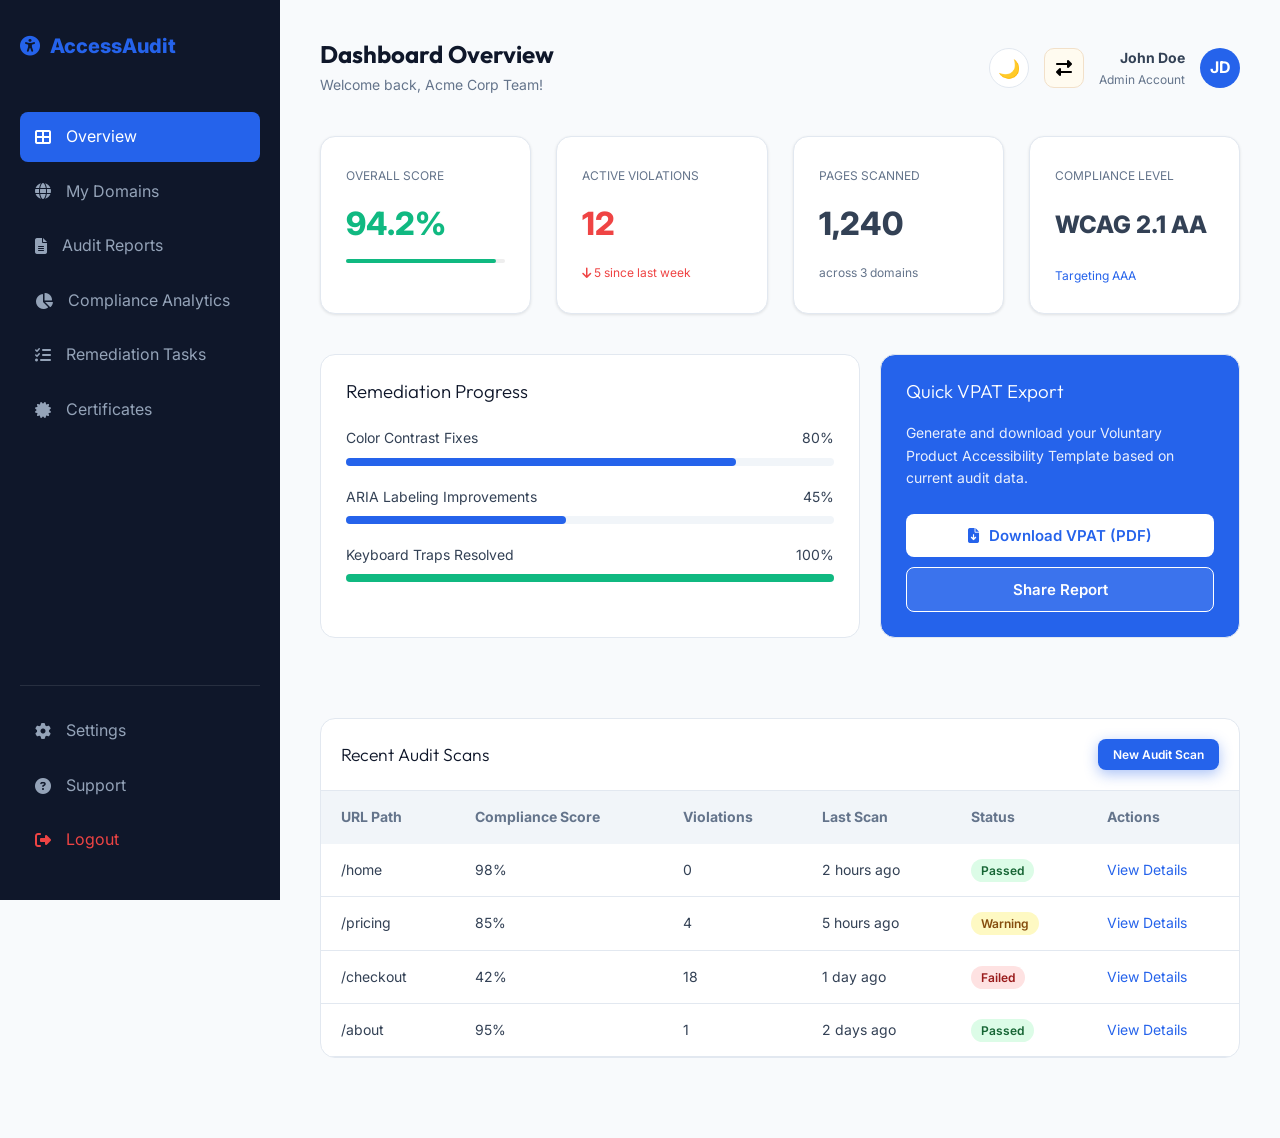
<file: dashboard.html>
<!DOCTYPE html>
<html lang="en">

<head>
    <meta charset="UTF-8">
    <meta name="viewport" content="width=device-width, initial-scale=1.0">
    <link rel="icon" type="image/svg+xml" href="assets/images/favicon.svg">
    <title>Dashboard | AccessAudit Compliance Center</title>
    <link rel="stylesheet" href="assets/css/style.css">
    <link rel="stylesheet" href="assets/css/dashboard.css">
    <link rel="stylesheet" href="assets/css/dark-mode.css">
    <link rel="stylesheet" href="https://cdnjs.cloudflare.com/ajax/libs/font-awesome/6.4.0/css/all.min.css">
</head>

<body class="dashboard-body">
    <!-- Sidebar Navigation -->
    <aside class="sidebar" id="sidebar">
        <div class="sidebar-header">
            <div class="sidebar-logo">
                <i class="fas fa-universal-access"></i>
                <span>AccessAudit</span>
            </div>
            <button class="close-sidebar" id="closeSidebar"><i class="fas fa-times"></i></button>
        </div>

        <nav class="sidebar-nav">
            <a href="#" class="nav-item active"><i class="fas fa-th-large"></i> <span>Overview</span></a>
            <a href="#" class="nav-item"><i class="fas fa-globe"></i> <span>My Domains</span></a>
            <a href="#" class="nav-item"><i class="fas fa-file-alt"></i> <span>Audit Reports</span></a>
            <a href="#" class="nav-item"><i class="fas fa-chart-pie"></i> <span>Compliance Analytics</span></a>
            <a href="#" class="nav-item"><i class="fas fa-tasks"></i> <span>Remediation Tasks</span></a>
            <a href="#" class="nav-item"><i class="fas fa-certificate"></i> <span>Certificates</span></a>

            <div class="mobile-sidebar-controls">
                <div class="mobile-actions">
                    <button class="theme-toggle" title="Toggle Theme"
                        style="background: rgba(255, 255, 255, 0.05); border: 1px solid rgba(255, 255, 255, 0.1); color: white; width: 40px; height: 40px; border-radius: 50%; cursor: pointer;">🌙</button>
                    <button class="rtl-toggle" title="Toggle RTL"
                        style="background: rgba(255, 255, 255, 0.05); border: 1px solid rgba(255, 255, 255, 0.1); color: white; width: 40px; height: 40px; border-radius: 50%; cursor: pointer;"><i
                            class="fas fa-right-left"></i></button>
                </div>
                <div class="mobile-user-profile">
                    <div class="avatar"
                        style="width: 40px; height: 40px; border-radius: 50%; background: var(--primary); display: flex; align-items: center; justify-content: center; color: white; font-weight: 700;">
                        JD</div>
                    <div class="mobile-user-info">
                        <div style="font-weight: 700; font-size: 14px; color: white;">John Doe</div>
                        <div style="font-size: 12px; color: #94a3b8;">Admin Account</div>
                    </div>
                </div>
            </div>
        </nav>

        <div class="sidebar-footer">
            <a href="#" class="nav-item"><i class="fas fa-cog"></i> <span>Settings</span></a>
            <a href="#" class="nav-item"><i class="fas fa-question-circle"></i> <span>Support</span></a>
            <a href="index.html" class="nav-item" style="color: var(--danger);"><i class="fas fa-sign-out-alt"></i>
                <span>Logout</span></a>
        </div>
    </aside>
    <div class="sidebar-overlay" id="sidebarOverlay"></div>

    <!-- Main Content -->
    <main class="main-dash">
        <header class="dash-header">
            <div style="display: flex; align-items: center; gap: 15px;">
                <button class="hamburger-btn" id="sidebarToggle">
                    <i class="fas fa-bars"></i>
                </button>
                <div>
                    <h1 style="font-size: 1.5rem; margin-bottom: 5px;">Dashboard Overview</h1>
                    <p style="font-size: 14px; color: var(--text-muted);">Welcome back, Acme Corp Team!</p>
                </div>
            </div>

            <div class="user-profile">
                <button class="theme-toggle" title="Toggle Theme"
                    style="background: white; border: 1px solid var(--dash-border); width: 40px; height: 40px; border-radius: 50%;">🌙</button>
                <button class="rtl-toggle" title="Toggle RTL"><i class="fas fa-right-left"></i></button>
                <div style="text-align: right;">
                    <div style="font-weight: 700; font-size: 14px;">John Doe</div>
                    <div style="font-size: 12px; color: var(--text-muted);">Admin Account</div>
                </div>
                <div class="avatar">JD</div>
            </div>
        </header>

        <!-- Dynamic Content Area -->
        <div id="dashboard-content-area">
            <!-- Accessibility Score Cards (4 cards) -->
            <div class="dash-grid">
                <div class="stat-card">
                    <span style="font-size: 12px; color: var(--text-muted); text-transform: uppercase;">Overall
                        Score</span>
                    <div class="stat-value" style="color: var(--success);">94.2%</div>
                    <div style="height: 4px; background: #eee; border-radius: 2px;">
                        <div style="width: 94%; height: 100%; background: var(--success); border-radius: 2px;"></div>
                    </div>
                </div>
                <div class="stat-card">
                    <span style="font-size: 12px; color: var(--text-muted); text-transform: uppercase;">Active
                        Violations</span>
                    <div class="stat-value" style="color: var(--danger);">12</div>
                    <span style="font-size: 12px; color: var(--danger);"><i class="fas fa-arrow-down"></i> 5 since last
                        week</span>
                </div>
                <div class="stat-card">
                    <span style="font-size: 12px; color: var(--text-muted); text-transform: uppercase;">Pages
                        Scanned</span>
                    <div class="stat-value">1,240</div>
                    <span style="font-size: 12px; color: var(--text-muted);">across 3 domains</span>
                </div>
                <div class="stat-card">
                    <span style="font-size: 12px; color: var(--text-muted); text-transform: uppercase;">Compliance
                        Level</span>
                    <div class="stat-value" style="font-size: 1.5rem; margin: 18px 0;">WCAG 2.1 AA</div>
                    <span style="font-size: 12px; color: var(--primary);">Targeting AAA</span>
                </div>
            </div>

            <!-- Progress Tracker & Analytics -->
            <div class="grid grid-2"
                style="margin-bottom: 40px; grid-template-columns: 1.5fr 1fr; display: grid; gap: 20px;">
                <div class="table-container" style="padding: 25px;">
                    <h3 style="margin-bottom: 25px;">Remediation Progress</h3>
                    <div style="display: grid; gap: 20px;">
                        <div>
                            <div
                                style="display: flex; justify-content: space-between; margin-bottom: 8px; font-size: 14px;">
                                <span>Color Contrast Fixes</span>
                                <span>80%</span>
                            </div>
                            <div style="height: 8px; background: #f1f5f9; border-radius: 4px;">
                                <div style="width: 80%; height: 100%; background: var(--primary); border-radius: 4px;">
                                </div>
                            </div>
                        </div>
                        <div>
                            <div
                                style="display: flex; justify-content: space-between; margin-bottom: 8px; font-size: 14px;">
                                <span>ARIA Labeling Improvements</span>
                                <span>45%</span>
                            </div>
                            <div style="height: 8px; background: #f1f5f9; border-radius: 4px;">
                                <div style="width: 45%; height: 100%; background: var(--primary); border-radius: 4px;">
                                </div>
                            </div>
                        </div>
                        <div>
                            <div
                                style="display: flex; justify-content: space-between; margin-bottom: 8px; font-size: 14px;">
                                <span>Keyboard Traps Resolved</span>
                                <span>100%</span>
                            </div>
                            <div style="height: 8px; background: #f1f5f9; border-radius: 4px;">
                                <div style="width: 100%; height: 100%; background: var(--success); border-radius: 4px;">
                                </div>
                            </div>
                        </div>
                    </div>
                </div>
                <div class="table-container" style="padding: 25px; background: var(--primary); color: white;">
                    <h3 style="color: white; margin-bottom: 20px;">Quick VPAT Export</h3>
                    <p style="font-size: 14px; margin-bottom: 25px; opacity: 0.9;">Generate and download your Voluntary
                        Product Accessibility Template based on current audit data.</p>
                    <button class="btn" style="background: white; color: var(--primary); width: 100%;"><i
                            class="fas fa-file-download"></i> Download VPAT (PDF)</button>
                    <button class="btn"
                        style="background: rgba(255,255,255,0.1); color: white; width: 100%; margin-top: 10px; border: 1px solid white;">Share
                        Report</button>
                </div>
            </div>

            <!-- Submitted URLs Table -->
            <div class="table-container">
                <div
                    style="padding: 20px; border-bottom: 1px solid var(--dash-border); display: flex; justify-content: space-between; align-items: center;">
                    <h3 style="font-size: 1.1rem;">Recent Audit Scans</h3>
                    <button class="btn btn-primary" style="padding: 8px 15px; font-size: 12px;">New Audit Scan</button>
                </div>
                <table class="dash-table">
                    <thead>
                        <tr>
                            <th>URL Path</th>
                            <th>Compliance Score</th>
                            <th>Violations</th>
                            <th>Last Scan</th>
                            <th>Status</th>
                            <th>Actions</th>
                        </tr>
                    </thead>
                    <tbody>
                        <tr>
                            <td>/home</td>
                            <td>98%</td>
                            <td>0</td>
                            <td>2 hours ago</td>
                            <td><span class="status-badge status-passed">Passed</span></td>
                            <td><a href="#" style="color: var(--primary);">View Details</a></td>
                        </tr>
                        <tr>
                            <td>/pricing</td>
                            <td>85%</td>
                            <td>4</td>
                            <td>5 hours ago</td>
                            <td><span class="status-badge status-warning">Warning</span></td>
                            <td><a href="#" style="color: var(--primary);">View Details</a></td>
                        </tr>
                        <tr>
                            <td>/checkout</td>
                            <td>42%</td>
                            <td>18</td>
                            <td>1 day ago</td>
                            <td><span class="status-badge status-failed">Failed</span></td>
                            <td><a href="#" style="color: var(--primary);">View Details</a></td>
                        </tr>
                        <tr>
                            <td>/about</td>
                            <td>95%</td>
                            <td>1</td>
                            <td>2 days ago</td>
                            <td><span class="status-badge status-passed">Passed</span></td>
                            <td><a href="#" style="color: var(--primary);">View Details</a></td>
                        </tr>
                    </tbody>
                </table>
            </div>
        </div>
    </main>

    <script src="assets/js/main.js"></script>
    <script>
        // Dashboard Navigation Logic
        const contentArea = document.getElementById('dashboard-content-area');
        const dashTitle = document.querySelector('.dash-header h1');
        const dashSub = document.querySelector('.dash-header p');
        const sidebar = document.getElementById('sidebar');
        const sidebarToggle = document.getElementById('sidebarToggle');
        const closeSidebar = document.getElementById('closeSidebar');
        const sidebarOverlay = document.getElementById('sidebarOverlay');

        const pages = {
            'Overview': {
                title: 'Dashboard Overview',
                subtitle: 'Welcome back, Acme Corp Team!',
                content: contentArea.innerHTML
            },
            'My Domains': {
                title: 'My Domains',
                subtitle: 'Manage your monitored websites and domains',
                content: `
                    <div class="dash-grid">
                        <div class="stat-card">
                            <span style="font-size: 12px; color: var(--text-muted); text-transform: uppercase;">Total Domains</span>
                            <div class="stat-value">8</div>
                            <span style="font-size: 12px; color: var(--success);"><i class="fas fa-plus"></i> 2 new this month</span>
                        </div>
                        <div class="stat-card">
                            <span style="font-size: 12px; color: var(--text-muted); text-transform: uppercase;">Monitored Pages</span>
                            <div class="stat-value">412</div>
                            <span style="font-size: 12px; color: var(--text-muted);">Active scans running</span>
                        </div>
                        <div class="stat-card">
                            <span style="font-size: 12px; color: var(--text-muted); text-transform: uppercase;">Critical Issues</span>
                            <div class="stat-value" style="color: var(--danger);">14</div>
                            <span style="font-size: 12px; color: var(--danger);">Action required</span>
                        </div>
                        <div class="stat-card">
                            <span style="font-size: 12px; color: var(--text-muted); text-transform: uppercase;">Last Scan</span>
                            <div class="stat-value" style="font-size: 1.5rem; margin: 18px 0;">10 Mins Ago</div>
                            <span style="font-size: 12px; color: var(--primary);">acme-corp.com</span>
                        </div>
                    </div>
                    <div class="table-container">
                        <div style="padding: 20px; border-bottom: 1px solid var(--dash-border); display: flex; justify-content: space-between; align-items: center;">
                            <h3 style="font-size: 1.1rem;">Registered Domains</h3>
                            <button class="btn btn-primary" style="padding: 8px 15px; font-size: 12px;">Add Domain</button>
                        </div>
                        <table class="dash-table">
                            <thead>
                                <tr><th>Domain Name</th><th>Status</th><th>Violations</th><th>Score</th><th>Last Scanned</th></tr>
                            </thead>
                            <tbody>
                                <tr><td>acme-corp.com</td><td><span class="status-badge status-passed">Active</span></td><td>3</td><td>94%</td><td>Today</td></tr>
                                <tr><td>store.acme.com</td><td><span class="status-badge status-warning">Issues</span></td><td>12</td><td>76%</td><td>Yesterday</td></tr>
                                <tr><td>blog.acme.com</td><td><span class="status-badge status-passed">Active</span></td><td>0</td><td>100%</td><td>2 days ago</td></tr>
                            </tbody>
                        </table>
                    </div>
                    <div class="table-container" style="padding: 25px;">
                        <h3>Domain Alerts</h3>
                        <p style="margin-top: 10px; color: var(--text-muted);">Set up custom notifications for accessibility regressions on your domains.</p>
                        <button class="btn btn-outline" style="margin-top: 15px; border: 1px solid var(--dash-border);">Configure Alerts</button>
                    </div>
                `
            },
            'Audit Reports': {
                title: 'Audit Reports',
                subtitle: 'Detailed accessibility audit documentation',
                content: `
                    <div class="dash-grid">
                        <div class="stat-card">
                            <span style="font-size: 12px; color: var(--text-muted); text-transform: uppercase;">Total Reports</span>
                            <div class="stat-value">24</div>
                        </div>
                        <div class="stat-card">
                            <span style="font-size: 12px; color: var(--text-muted); text-transform: uppercase;">Passed Audits</span>
                            <div class="stat-value" style="color: var(--success);">18</div>
                        </div>
                        <div class="stat-card">
                            <span style="font-size: 12px; color: var(--text-muted); text-transform: uppercase;">Failed Audits</span>
                            <div class="stat-value" style="color: var(--danger);">6</div>
                        </div>
                        <div class="stat-card">
                            <span style="font-size: 12px; color: var(--text-muted); text-transform: uppercase;">Pending Review</span>
                            <div class="stat-value">2</div>
                        </div>
                    </div>
                    <div class="table-container">
                        <div style="padding: 20px; border-bottom: 1px solid var(--dash-border);">
                            <h3 style="font-size: 1.1rem;">Latest Generated Reports</h3>
                        </div>
                        <table class="dash-table">
                            <thead>
                                <tr><th>Report Name</th><th>Date</th><th>Compliance</th><th>Format</th><th>Action</th></tr>
                            </thead>
                            <tbody>
                                <tr><td>Q2 Main Site Audit</td><td>May 05, 2026</td><td>WCAG 2.1 AA</td><td>PDF</td><td><a href="#">Download</a></td></tr>
                                <tr><td>Checkout Flow Scan</td><td>May 01, 2026</td><td>WCAG 2.1 A</td><td>JSON</td><td><a href="#">Download</a></td></tr>
                                <tr><td>Mobile App Initial</td><td>April 22, 2026</td><td>WCAG 2.1 AA</td><td>PDF</td><td><a href="#">Download</a></td></tr>
                            </tbody>
                        </table>
                    </div>
                    <div class="table-container" style="padding: 25px; background: #f8fafc;">
                        <h3>Schedule New Report</h3>
                        <p style="margin-bottom: 20px;">Automatically generate and email reports to your team weekly or monthly.</p>
                        <button class="btn btn-primary">Setup Schedule</button>
                    </div>
                `
            },
            'Compliance Analytics': {
                title: 'Compliance Analytics',
                subtitle: 'Visualize your accessibility data and trends',
                content: `
                    <div class="dash-grid">
                        <div class="stat-card">
                            <span style="font-size: 12px; color: var(--text-muted); text-transform: uppercase;">Avg Score</span>
                            <div class="stat-value">88%</div>
                        </div>
                        <div class="stat-card">
                            <span style="font-size: 12px; color: var(--text-muted); text-transform: uppercase;">Trend</span>
                            <div class="stat-value" style="color: var(--success);">+4.2%</div>
                        </div>
                        <div class="stat-card">
                            <span style="font-size: 12px; color: var(--text-muted); text-transform: uppercase;">Top Violation</span>
                            <div class="stat-value" style="font-size: 1.2rem; margin: 25px 0;">Contrast Ratio</div>
                        </div>
                        <div class="stat-card">
                            <span style="font-size: 12px; color: var(--text-muted); text-transform: uppercase;">Pages Fixed</span>
                            <div class="stat-value">84</div>
                        </div>
                    </div>
                    <div class="grid grid-2" style="margin-bottom: 40px; gap: 25px;">
                        <div class="stat-card" style="height: 300px; display: flex; align-items: center; justify-content: center; background: #fafafa; padding: 25px;">
                            <div style="text-align: center; color: #ccc;">
                                <i class="fas fa-chart-line fa-3x"></i>
                                <p style="margin-top: 10px;">Compliance Trend Chart Placeholder</p>
                            </div>
                        </div>
                        <div class="stat-card" style="padding: 25px;">
                            <h3 style="margin-bottom: 20px;">Issue Breakdown</h3>
                            <ul style="list-style: none; padding: 0;">
                                <li style="margin-bottom: 15px; display: flex; justify-content: space-between;"><span>Images (Alt text)</span><strong>45%</strong></li>
                                <li style="margin-bottom: 15px; display: flex; justify-content: space-between;"><span>Navigation</span><strong>25%</strong></li>
                                <li style="margin-bottom: 15px; display: flex; justify-content: space-between;"><span>Forms</span><strong>15%</strong></li>
                                <li style="margin-bottom: 15px; display: flex; justify-content: space-between;"><span>Others</span><strong>15%</strong></li>
                            </ul>
                        </div>
                    </div>
                    <div class="table-container" style="padding: 25px;">
                        <h3>Filter Analytics</h3>
                        <div style="display: flex; gap: 10px; margin-top: 15px;">
                            <select style="padding: 8px; border-radius: 5px; border: 1px solid #ddd;"><option>Last 30 Days</option></select>
                            <select style="padding: 8px; border-radius: 5px; border: 1px solid #ddd;"><option>All Domains</option></select>
                            <button class="btn btn-primary">Apply Filters</button>
                        </div>
                    </div>
                `
            },
            'Remediation Tasks': {
                title: 'Remediation Tasks',
                subtitle: 'Assigned accessibility fixes and tasks',
                content: `
                    <div class="dash-grid">
                        <div class="stat-card">
                            <span style="font-size: 12px; color: var(--text-muted); text-transform: uppercase;">Total Tasks</span>
                            <div class="stat-value">32</div>
                        </div>
                        <div class="stat-card">
                            <span style="font-size: 12px; color: var(--text-muted); text-transform: uppercase;">High Priority</span>
                            <div class="stat-value" style="color: var(--danger);">8</div>
                        </div>
                        <div class="stat-card">
                            <span style="font-size: 12px; color: var(--text-muted); text-transform: uppercase;">In Progress</span>
                            <div class="stat-value" style="color: var(--primary);">12</div>
                        </div>
                        <div class="stat-card">
                            <span style="font-size: 12px; color: var(--text-muted); text-transform: uppercase;">Completed</span>
                            <div class="stat-value" style="color: var(--success);">12</div>
                        </div>
                    </div>
                    <div class="table-container">
                        <div style="padding: 20px; border-bottom: 1px solid var(--dash-border); display: flex; justify-content: space-between;">
                            <h3 style="font-size: 1.1rem;">Fix Backlog</h3>
                            <button class="btn btn-primary" style="padding: 8px 15px; font-size: 12px;">Create Task</button>
                        </div>
                        <table class="dash-table">
                            <thead>
                                <tr><th>Task</th><th>Priority</th><th>Assignee</th><th>Status</th><th>Due</th></tr>
                            </thead>
                            <tbody>
                                <tr><td>Fix contrast on Footer</td><td><span class="status-badge status-failed">High</span></td><td>JD</td><td>In Progress</td><td>Tomorrow</td></tr>
                                <tr><td>Add ARIA to Menu</td><td><span class="status-badge status-warning">Med</span></td><td>AS</td><td>Open</td><td>May 15</td></tr>
                                <tr><td>Update Alt texts</td><td><span class="status-badge status-passed">Low</span></td><td>JD</td><td>Completed</td><td>Today</td></tr>
                            </tbody>
                        </table>
                    </div>
                    <div class="table-container" style="padding: 25px;">
                        <h3>Team Integration</h3>
                        <p style="margin-top: 10px;">Sync tasks with Jira, Trello or GitHub Issues.</p>
                        <button class="btn btn-outline" style="margin-top: 15px; border: 1px solid var(--dash-border);">Manage Integrations</button>
                    </div>
                `
            },
            'Certificates': {
                title: 'Accessibility Certificates',
                subtitle: 'Verify and manage your compliance certifications',
                content: `
                    <div class="dash-grid">
                        <div class="stat-card">
                            <span style="font-size: 12px; color: var(--text-muted); text-transform: uppercase;">Active Certs</span>
                            <div class="stat-value">3</div>
                        </div>
                        <div class="stat-card">
                            <span style="font-size: 12px; color: var(--text-muted); text-transform: uppercase;">Expiring Soon</span>
                            <div class="stat-value" style="color: var(--warning);">1</div>
                        </div>
                        <div class="stat-card">
                            <span style="font-size: 12px; color: var(--text-muted); text-transform: uppercase;">Verification Rate</span>
                            <div class="stat-value">100%</div>
                        </div>
                        <div class="stat-card">
                            <span style="font-size: 12px; color: var(--text-muted); text-transform: uppercase;">Badge Views</span>
                            <div class="stat-value">1.2k</div>
                        </div>
                    </div>
                    <div class="table-container">
                        <div style="padding: 20px; border-bottom: 1px solid var(--dash-border);">
                            <h3 style="font-size: 1.1rem;">Issued Certificates</h3>
                        </div>
                        <table class="dash-table">
                            <thead>
                                <tr><th>Domain</th><th>Level</th><th>Issued Date</th><th>Expiry</th><th>Status</th></tr>
                            </thead>
                            <tbody>
                                <tr><td>acme-corp.com</td><td>WCAG 2.1 AA</td><td>Jan 2026</td><td>Jan 2027</td><td><span class="status-badge status-passed">Valid</span></td></tr>
                                <tr><td>blog.acme.com</td><td>WCAG 2.1 AAA</td><td>Mar 2026</td><td>Mar 2027</td><td><span class="status-badge status-passed">Valid</span></td></tr>
                            </tbody>
                        </table>
                    </div>
                    <div class="table-container" style="padding: 25px; background: linear-gradient(135deg, var(--primary), #4f46e5); color: white;">
                        <h3 style="color: white;">Request New Certification</h3>
                        <p style="margin: 15px 0; opacity: 0.9;">Ready for your next compliance level? Start the verification process now.</p>
                        <button class="btn" style="background: white; color: var(--primary);">Start Verification</button>
                    </div>
                `
            }
        };

        function toggleSidebar() {
            sidebar.classList.toggle('active');
            sidebarOverlay.classList.toggle('active');
            if (sidebar.classList.contains('active')) {
                document.body.style.overflow = 'hidden';
            } else {
                document.body.style.overflow = '';
            }
        }

        if (sidebarToggle) sidebarToggle.addEventListener('click', toggleSidebar);
        if (closeSidebar) closeSidebar.addEventListener('click', toggleSidebar);
        if (sidebarOverlay) sidebarOverlay.addEventListener('click', toggleSidebar);

        document.querySelectorAll('.nav-item').forEach(item => {
            item.addEventListener('click', function (e) {
                const pageNameSpan = this.querySelector('span');
                if (!pageNameSpan) return;

                const pageName = pageNameSpan.innerText.trim();

                if (pages[pageName]) {
                    e.preventDefault();

                    // Update Active State
                    document.querySelectorAll('.nav-item').forEach(i => i.classList.remove('active'));
                    this.classList.add('active');

                    // Update Content
                    dashTitle.innerText = pages[pageName].title;
                    dashSub.innerText = pages[pageName].subtitle;
                    contentArea.innerHTML = pages[pageName].content;

                    // Close sidebar on mobile after clicking
                    if (window.innerWidth <= 1024) {
                        sidebar.classList.remove('active');
                        sidebarOverlay.classList.remove('active');
                        document.body.style.overflow = '';
                    }

                    // Scroll to top of content
                    window.scrollTo(0, 0);
                }
            });
        });
    </script>

    <button id="back-to-top" class="back-to-top" title="Back to Top" aria-label="Back to Top"><i class="fas fa-arrow-up"></i></button>
</body>

</html>
</file>
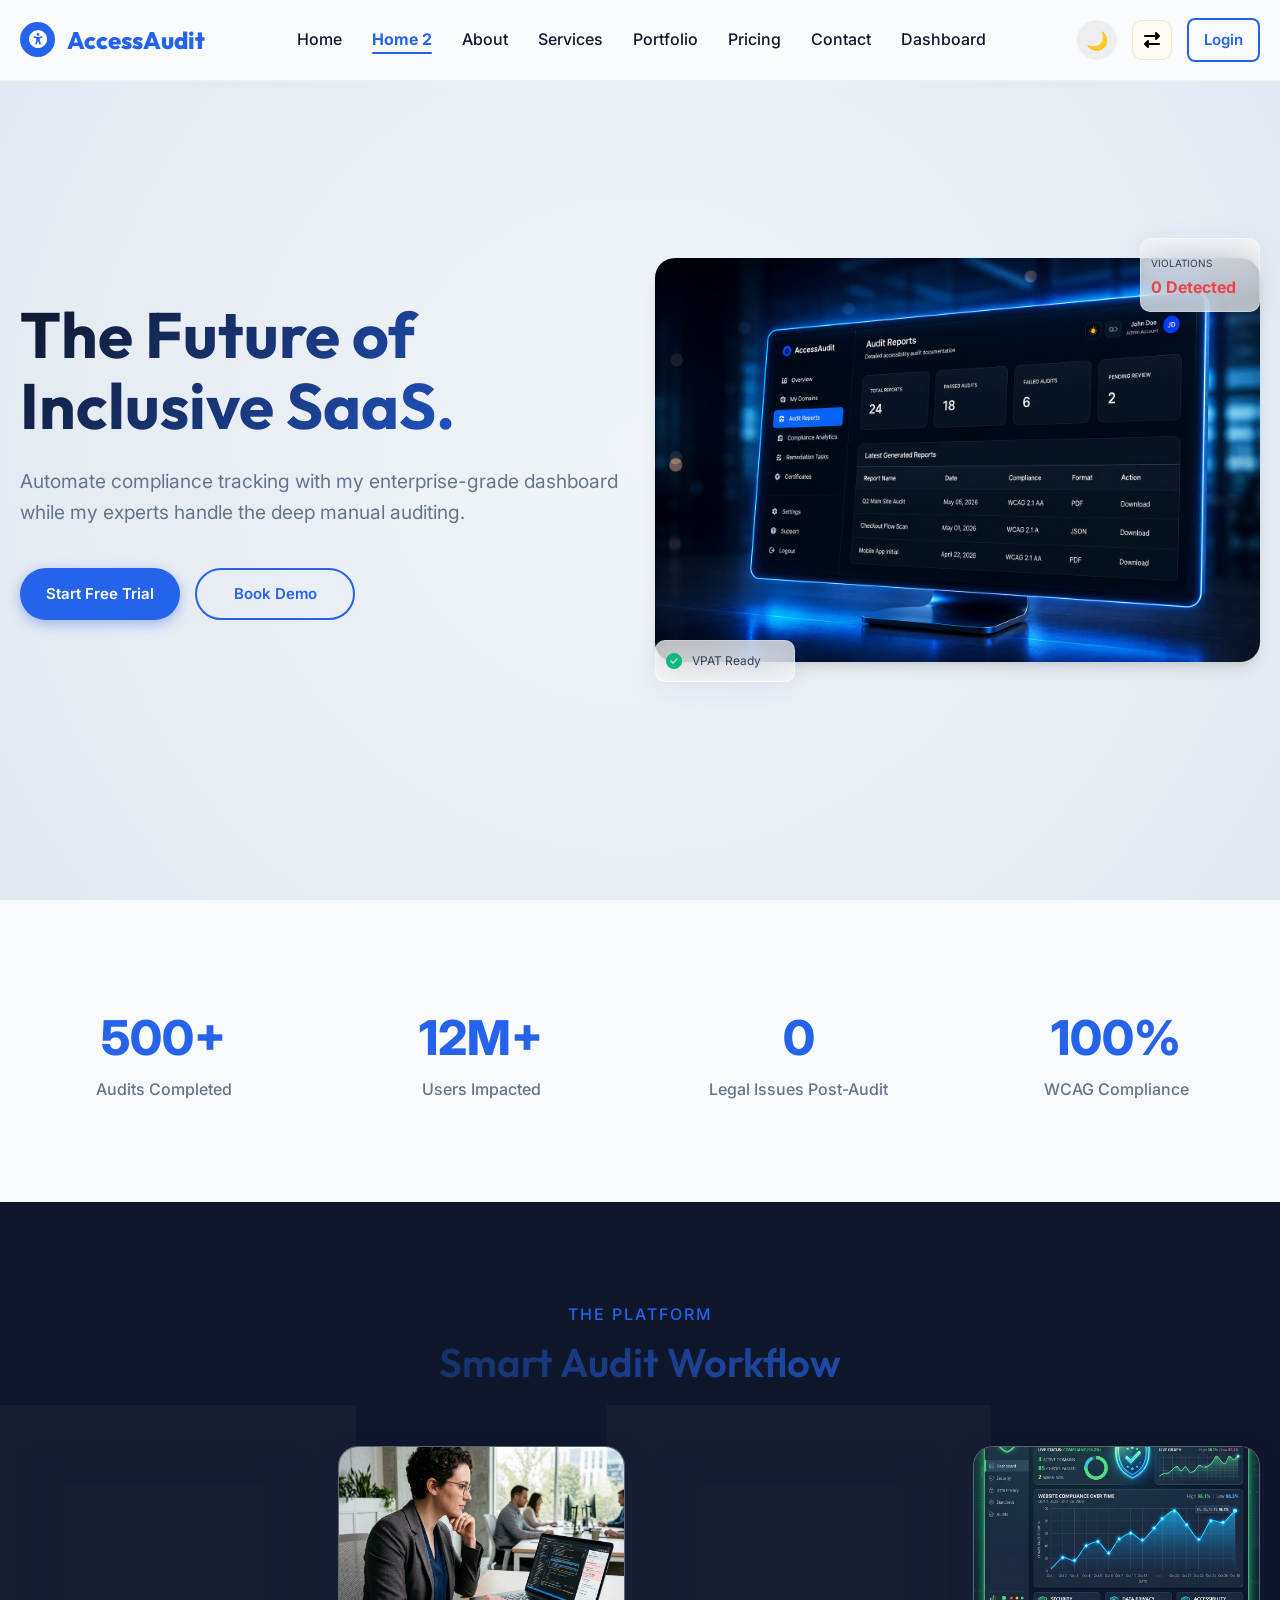
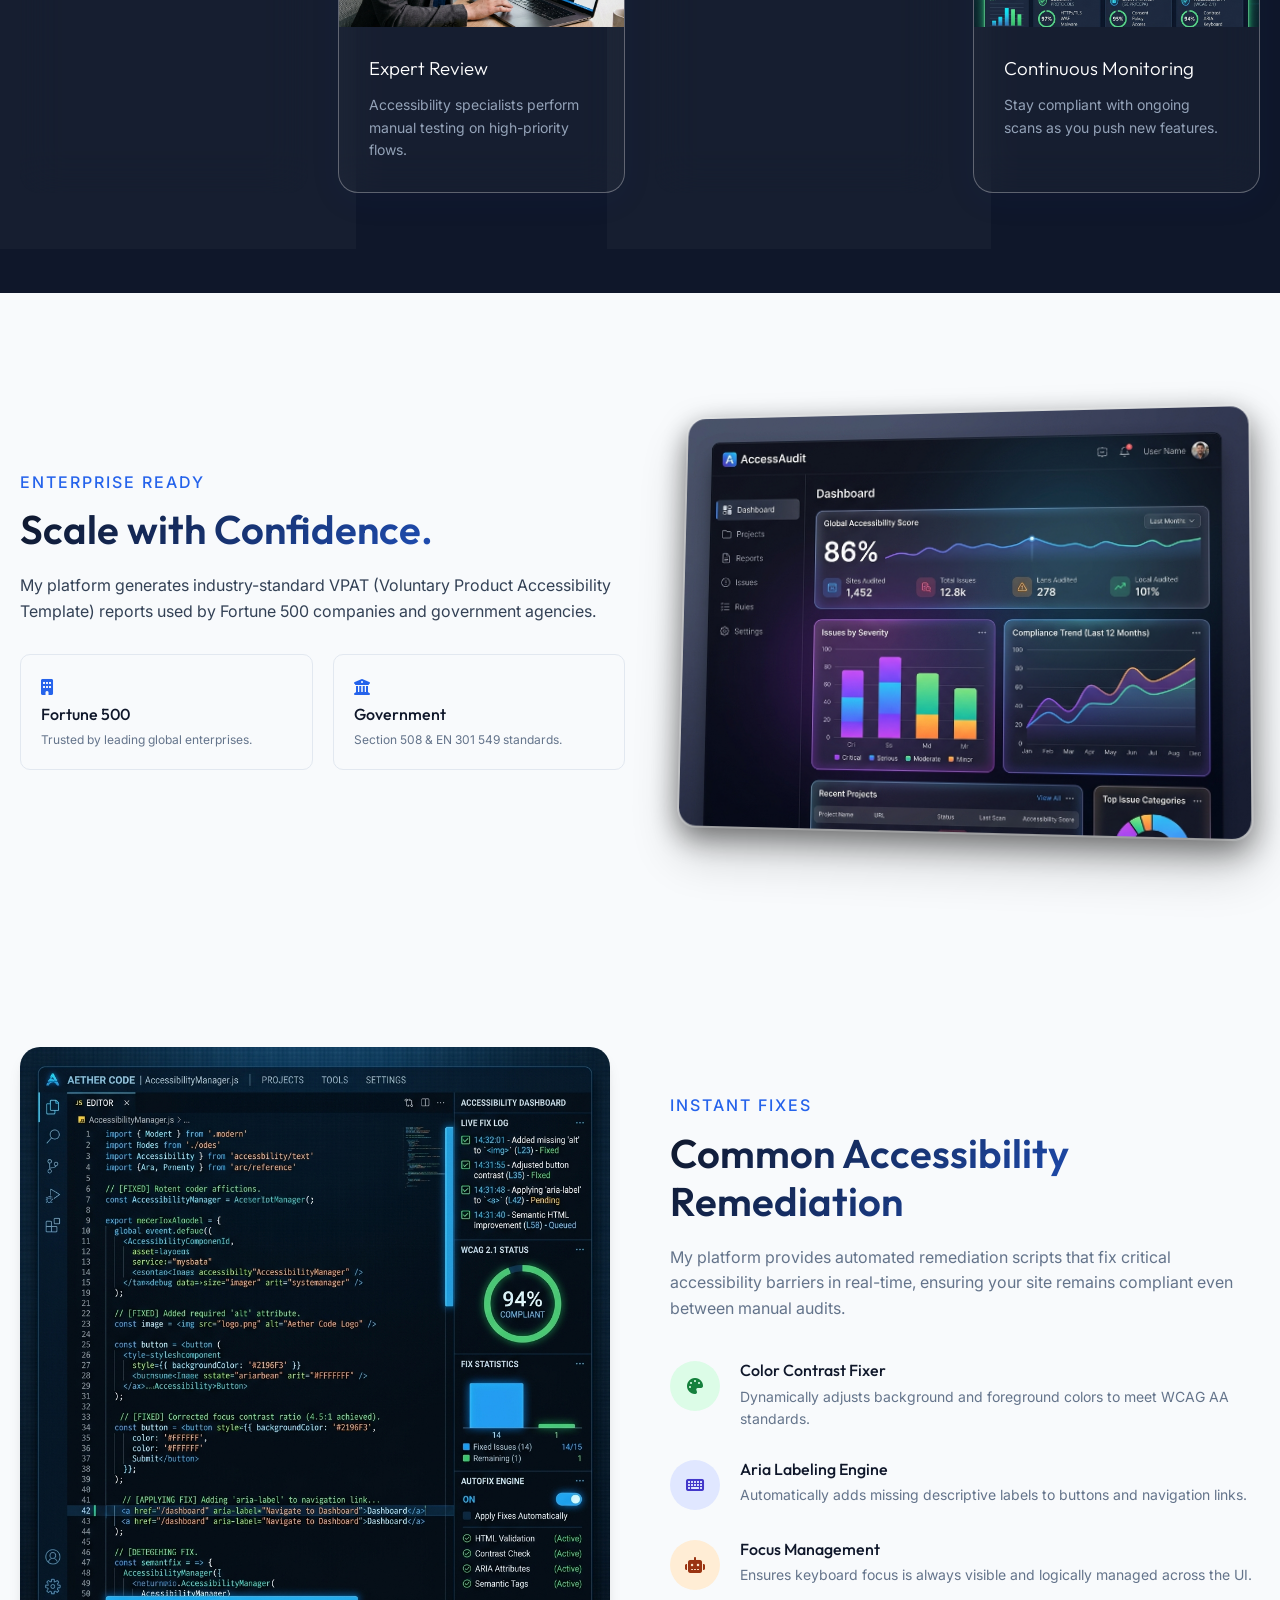
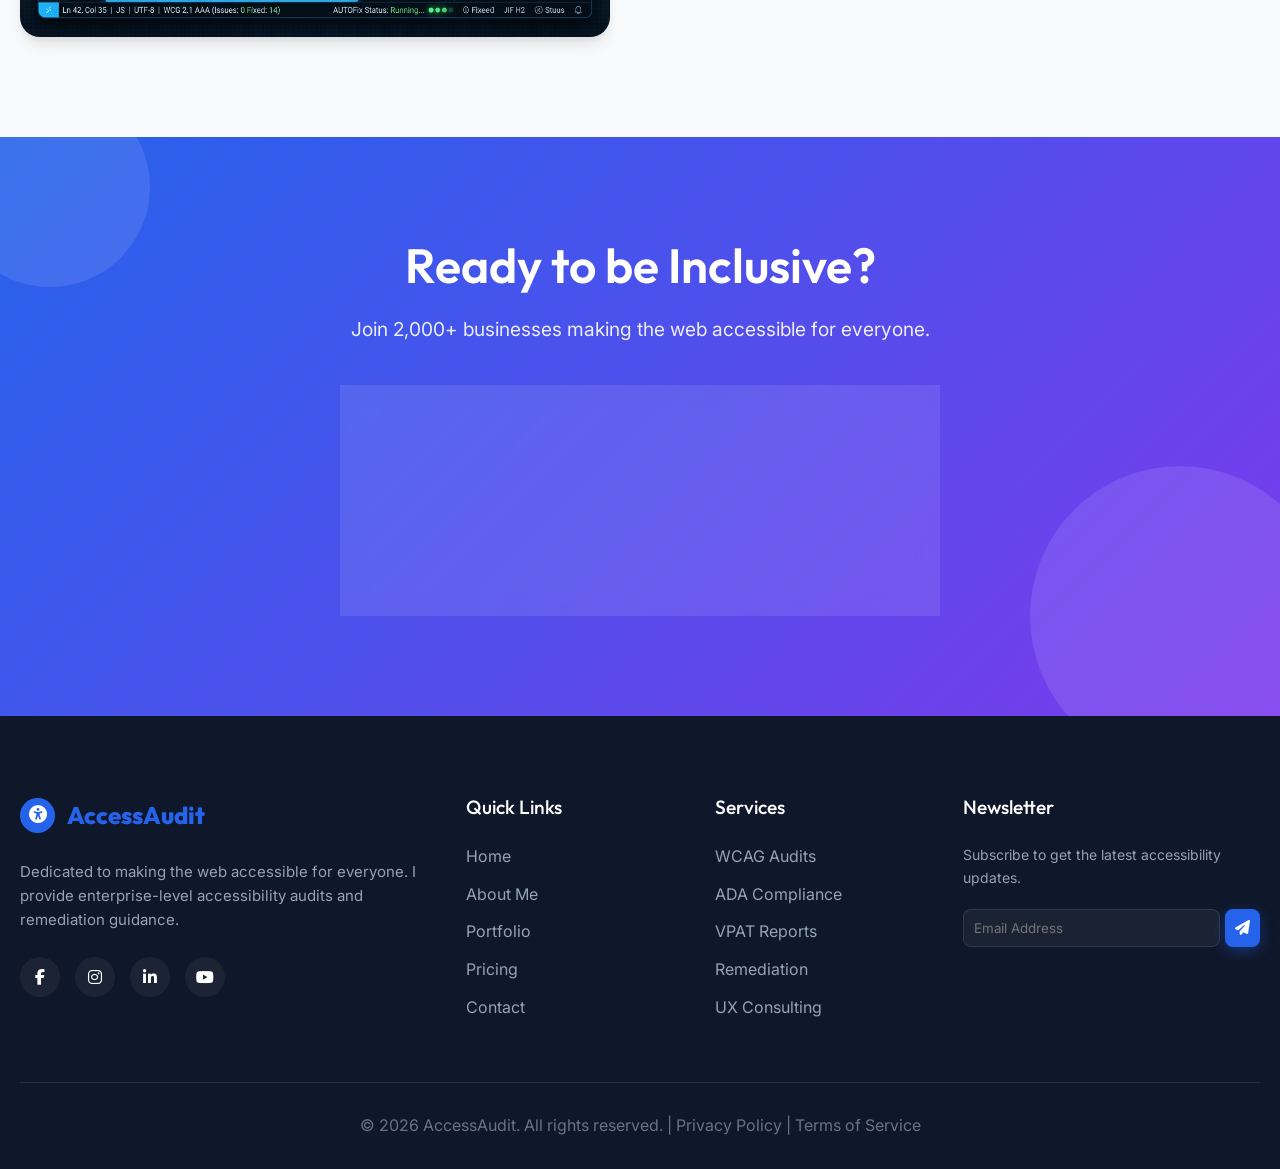
<file: home-2.html>
<!DOCTYPE html>
<html lang="en">

<head>
    <meta charset="UTF-8">
    <meta name="viewport" content="width=device-width, initial-scale=1.0">
    <link rel="icon" type="image/svg+xml" href="assets/images/favicon.svg">
    <title>Enterprise Accessibility Solutions | Premium Audit Dashboard</title>

    <!-- CSS -->
    <link rel="stylesheet" href="assets/css/style.css">
    <link rel="stylesheet" href="assets/css/dark-mode.css">
    <link rel="stylesheet" href="assets/css/rtl.css">

    <!-- Font Awesome -->
    <link rel="stylesheet" href="https://cdnjs.cloudflare.com/ajax/libs/font-awesome/6.4.0/css/all.min.css">

    <style>
        .glass-card {
            background: rgba(255, 255, 255, 0.7);
            backdrop-filter: blur(20px);
            border: 1px solid rgba(255, 255, 255, 0.3);
            box-shadow: 0 8px 32px 0 rgba(31, 38, 135, 0.07);
        }

        .floating {
            animation: float 6s ease-in-out infinite;
        }

        @keyframes float {
            0% {
                transform: translateY(0px);
            }

            50% {
                transform: translateY(-20px);
            }

            100% {
                transform: translateY(0px);
            }
        }

        .gradient-bg {
            background: radial-gradient(circle at 50% 50%, #f1f5f9 0%, #e2e8f0 100%);
        }
    </style>
</head>

<body class="premium-theme">
    <a href="#main-content" class="skip-link">Skip to main content</a>

    <!-- Header -->
    <header class="header">
        <div class="container">
            <nav class="nav">
                <a href="index.html" class="logo">
                    <i class="fas fa-universal-access"></i>
                    <span>AccessAudit</span>
                </a>

                <ul class="nav-links">
                    <li><a href="index.html" class="nav-link">Home</a></li>
                    <li><a href="home-2.html" class="nav-link active">Home 2</a></li>
                    <li><a href="about.html" class="nav-link">About</a></li>
                    <li><a href="services.html" class="nav-link">Services</a></li>
                    <li><a href="portfolio.html" class="nav-link">Portfolio</a></li>

                    <li><a href="pricing.html" class="nav-link">Pricing</a></li>
                    <li><a href="contact.html" class="nav-link">Contact</a></li>
                    <li><a href="dashboard.html" class="nav-link">Dashboard</a></li>
                    <li class="mobile-login">
                        <a href="login.html" class="btn btn-outline"
                            style="padding: 8px 15px; width: 100%; text-align: center;">Login</a>
                    </li>
                    <li class="mobile-toggle-wrapper">
                        <button class="theme-toggle" title="Toggle Theme">🌙</button>
                        <button class="rtl-toggle" title="Toggle RTL"><i class="fas fa-right-left"></i></button>
                    </li>
                </ul>

                <div class="nav-actions">
                    <button class="theme-toggle" title="Toggle Theme">🌙</button>
                    <button class="rtl-toggle" title="Toggle RTL"><i class="fas fa-right-left"></i></button>
                    <a href="login.html" class="btn btn-outline" style="padding: 8px 15px;">Login</a>
                    <div class="hamburger">
                        <span></span>
                        <span></span>
                        <span></span>
                    </div>
                </div>
            </nav>
        </div>
    </header>

    <main id="main-content">
        <!-- Section 1: Premium Hero -->
        <section class="section gradient-bg"
            style="min-height: 100vh; display: flex; align-items: center; padding: 100px 0 80px; position: relative; overflow: hidden;">
            <div class="container">
                <div class="grid grid-2" style="align-items: center;">
                    <div data-reveal>
                        <h1 class="section-title hero-title" style="font-size: 4rem; line-height: 1.1;">The Future of
                            <br><span style="color: var(--primary);">Inclusive</span> SaaS.
                        </h1>
                        <p style="font-size: 1.2rem; margin: 25px 0 40px; color: var(--text-muted);">
                            Automate compliance tracking with my enterprise-grade dashboard while my experts handle
                            the deep manual auditing.
                        </p>
                        <div class="hero-btns" style="display: flex; gap: 20px; justify-content: flex-start !important;">
                            <a href="register.html" class="btn btn-primary"
                                style="padding: 15px 40px; border-radius: 50px;">Start Free Trial</a>
                            <a href="services.html" class="btn btn-outline"
                                style="padding: 15px 40px; border-radius: 50px;">Book Demo</a>
                        </div>
                    </div>
                    <div data-reveal style="position: relative;">
                        <!-- Generated Premium Hero Image -->
                        <img src="assets/images/AuditImage.png" alt="Accessibility Analytics Dashboard" class="floating"
                            style="border-radius: var(--radius-lg); box-shadow: var(--shadow-lg); width: 100%;">

                        <!-- Decorative floating elements -->
                        <div class="glass-card floating floating-card-1"
                            style="position: absolute; top: -40px; right: -20px; padding: 15px; border-radius: 10px; width: 150px; animation-delay: 1s;">
                            <span style="font-size: 10px; text-transform: uppercase;">Violations</span>
                            <div style="font-weight: 700; color: var(--danger);">0 Detected</div>
                        </div>
                        <div class="glass-card floating floating-card-2"
                            style="position: absolute; bottom: -30px; left: -40px; padding: 15px; border-radius: 10px; width: 180px; animation-delay: 2s;">
                            <div style="display: flex; align-items: center; gap: 10px;">
                                <i class="fas fa-check-circle" style="color: var(--success);"></i>
                                <span style="font-size: 12px;">VPAT Ready</span>
                            </div>
                        </div>
                    </div>
                </div>
            </div>
        </section>

        <!-- Section 2: Metrics & Statistics -->
        <section class="section">
            <div class="container">
                <div class="grid grid-4 text-center">
                    <div data-reveal>
                        <div style="font-size: 3rem; font-weight: 800; color: var(--primary);">500+</div>
                        <p style="color: var(--text-muted); font-weight: 500;">Audits Completed</p>
                    </div>
                    <div data-reveal>
                        <div style="font-size: 3rem; font-weight: 800; color: var(--primary);">12M+</div>
                        <p style="color: var(--text-muted); font-weight: 500;">Users Impacted</p>
                    </div>
                    <div data-reveal>
                        <div style="font-size: 3rem; font-weight: 800; color: var(--primary);">0</div>
                        <p style="color: var(--text-muted); font-weight: 500;">Legal Issues Post-Audit</p>
                    </div>
                    <div data-reveal>
                        <div style="font-size: 3rem; font-weight: 800; color: var(--primary);">100%</div>
                        <p style="color: var(--text-muted); font-weight: 500;">WCAG Compliance</p>
                    </div>
                </div>
            </div>
        </section>

        <!-- Section 3: Interactive Audit Workflow -->
        <section class="section" style="background: #0f172a; color: white;">
            <div class="container">
                <div class="text-center" style="margin-bottom: 60px;">
                    <span class="section-subtitle">The Platform</span>
                    <h2 class="section-title" style="color: white; -webkit-fill-color: white;">Smart Audit Workflow</h2>
                </div>
                <div class="grid grid-4">
                    <div class="glass-card"
                        style="padding: 0; border-radius: 20px; transition: 0.5s; overflow: hidden; background: rgba(255,255,255,0.03);"
                        data-reveal>
                        <img src="assets/images/workflow-1.png" alt="Domain Scan"
                            style="width: 100%; height: 180px; object-fit: cover;">
                        <div style="padding: 30px;">
                            <h3 style="color: white;">Domain Scan</h3>
                            <p style="color: #94a3b8; font-size: 14px; margin-top: 15px;">Automated crawlers map your
                                entire site architecture for potential barriers.</p>
                        </div>
                    </div>
                    <div class="glass-card"
                        style="padding: 0; border-radius: 20px; transition: 0.5s; overflow: hidden; background: rgba(255,255,255,0.03);"
                        data-reveal>
                        <img src="assets/images/workflow-2.png" alt="Expert Review"
                            style="width: 100%; height: 180px; object-fit: cover;">
                        <div style="padding: 30px;">
                            <h3 style="color: white;">Expert Review</h3>
                            <p style="color: #94a3b8; font-size: 14px; margin-top: 15px;">Accessibility specialists
                                perform manual testing on high-priority flows.</p>
                        </div>
                    </div>
                    <div class="glass-card"
                        style="padding: 0; border-radius: 20px; transition: 0.5s; overflow: hidden; background: rgba(255,255,255,0.03);"
                        data-reveal>
                        <img src="assets/images/workflow-3.png" alt="Dev Integration"
                            style="width: 100%; height: 180px; object-fit: cover;">
                        <div style="padding: 30px;">
                            <h3 style="color: white;">Dev Integration</h3>
                            <p style="color: #94a3b8; font-size: 14px; margin-top: 15px;">Export issues directly to
                                GitHub or Jira with code fix recommendations.</p>
                        </div>
                    </div>
                    <div class="glass-card"
                        style="padding: 0; border-radius: 20px; transition: 0.5s; overflow: hidden; background: rgba(255,255,255,0.03);"
                        data-reveal>
                        <img src="assets/images/workflow-4.png" alt="Continuous Monitoring"
                            style="width: 100%; height: 180px; object-fit: cover;">
                        <div style="padding: 30px;">
                            <h3 style="color: white;">Continuous Monitoring</h3>
                            <p style="color: #94a3b8; font-size: 14px; margin-top: 15px;">Stay compliant with ongoing
                                scans as you push new features.</p>
                        </div>
                    </div>
                </div>
            </div>
        </section>

        <!-- Section 4: VPAT & ADA Compliance Showcase -->
        <section class="section">
            <div class="container">
                <div class="grid grid-2" style="align-items: center;">
                    <div data-reveal>
                        <span class="section-subtitle">Enterprise Ready</span>
                        <h2 class="section-title">Scale with Confidence.</h2>
                        <p style="margin-bottom: 30px;">My platform generates industry-standard VPAT (Voluntary Product
                            Accessibility Template) reports used by Fortune 500 companies and government agencies.</p>
                        <div style="display: grid; grid-template-columns: 1fr 1fr; gap: 20px;">
                            <div style="padding: 20px; border: 1px solid #e2e8f0; border-radius: 10px;">
                                <i class="fas fa-building" style="color: var(--primary); margin-bottom: 10px;"></i>
                                <h4 style="margin-bottom: 5px;">Fortune 500</h4>
                                <p style="font-size: 12px; color: var(--text-muted);">Trusted by leading global
                                    enterprises.</p>
                            </div>
                            <div style="padding: 20px; border: 1px solid #e2e8f0; border-radius: 10px;">
                                <i class="fas fa-university" style="color: var(--primary); margin-bottom: 10px;"></i>
                                <h4 style="margin-bottom: 5px;">Government</h4>
                                <p style="font-size: 12px; color: var(--text-muted);">Section 508 & EN 301 549
                                    standards.</p>
                            </div>
                        </div>
                    </div>
                    <div data-reveal style="perspective: 1200px; padding: 15px;">
                        <div style="transform: rotateY(-8deg) rotateX(4deg); transition: transform 0.5s ease; border-radius: 20px; box-shadow: 0 25px 50px rgba(0,0,0,0.2); border: 2px solid rgba(255,255,255,0.1);"
                            onmouseover="this.style.transform='rotateY(0deg) rotateX(0deg) scale(1.03)'"
                            onmouseout="this.style.transform='rotateY(-8deg) rotateX(4deg)'">
                            <img src="assets/images/DashBoard.png" alt="Website Dashboard"
                                style="border-radius: 18px; width: 100%; height: 420px; object-fit: cover; object-position: top center; display: block; box-shadow: 0 10px 30px rgba(0,0,0,0.5);">
                        </div>
                    </div>
                </div>
            </div>
        </section>

        <!-- Section 5: Automated Remediation Showcase (Split Layout) -->
        <section class="section" style="background-color: #f8fafc;">
            <div class="container">
                <div class="grid grid-2" style="align-items: center; gap: 60px;">
                    <div data-reveal>
                        <img src="assets/images/remediation-showcase.png" alt="Automated Remediation"
                            style="border-radius: 20px; box-shadow: var(--shadow-lg); width: 100%;">
                    </div>
                    <div data-reveal>
                        <span class="section-subtitle">Instant Fixes</span>
                        <h2 class="section-title">Common Accessibility Remediation</h2>
                        <p style="margin-bottom: 40px; color: var(--text-muted);">My platform provides automated
                            remediation
                            scripts that fix critical accessibility barriers in real-time, ensuring your site remains
                            compliant even between manual audits.</p>

                        <div style="display: grid; gap: 30px;">
                            <div style="display: flex; gap: 20px;">
                                <div
                                    style="width: 50px; height: 50px; background: #dcfce7; color: #15803d; border-radius: 50%; display: flex; align-items: center; justify-content: center; flex-shrink: 0;">
                                    <i class="fas fa-palette"></i>
                                </div>
                                <div>
                                    <h4 style="margin-bottom: 5px;">Color Contrast Fixer</h4>
                                    <p style="font-size: 14px; color: var(--text-muted);">Dynamically adjusts background
                                        and
                                        foreground colors to meet WCAG AA standards.</p>
                                </div>
                            </div>
                            <div style="display: flex; gap: 20px;">
                                <div
                                    style="width: 50px; height: 50px; background: #e0e7ff; color: #4338ca; border-radius: 50%; display: flex; align-items: center; justify-content: center; flex-shrink: 0;">
                                    <i class="fas fa-keyboard"></i>
                                </div>
                                <div>
                                    <h4 style="margin-bottom: 5px;">Aria Labeling Engine</h4>
                                    <p style="font-size: 14px; color: var(--text-muted);">Automatically adds missing
                                        descriptive labels to buttons and navigation links.</p>
                                </div>
                            </div>
                            <div style="display: flex; gap: 20px;">
                                <div
                                    style="width: 50px; height: 50px; background: #ffedd5; color: #9a3412; border-radius: 50%; display: flex; align-items: center; justify-content: center; flex-shrink: 0;">
                                    <i class="fas fa-robot"></i>
                                </div>
                                <div>
                                    <h4 style="margin-bottom: 5px;">Focus Management</h4>
                                    <p style="font-size: 14px; color: var(--text-muted);">Ensures keyboard focus is
                                        always
                                        visible and logically managed across the UI.</p>
                                </div>
                            </div>
                        </div>
                    </div>
                </div>
            </div>
        </section>

        <!-- Section 6: Enterprise CTA + Newsletter -->
        <section class="section"
            style="background: linear-gradient(135deg, var(--primary), var(--accent)); color: white; text-align: center; overflow: hidden; position: relative;">
            <div class="container">
                <div data-reveal>
                    <h2 style="color: white; font-size: 3rem; margin-bottom: 20px;">Ready to be Inclusive?</h2>
                    <p style="font-size: 1.2rem; margin-bottom: 40px; opacity: 0.9;">Join 2,000+ businesses making the
                        web accessible for everyone.</p>
                    <div
                        style="max-width: 600px; margin: 0 auto; background: rgba(255,255,255,0.1); padding: 40px; border-radius: 20px; backdrop-filter: blur(10px);">
                        <h4 style="color: white; margin-bottom: 20px;">Get Enterprise Pricing</h4>
                        <form style="display: flex; flex-direction: column; gap: 15px;">
                            <input type="email" placeholder="Work Email"
                                style="padding: 15px; border-radius: 10px; border: none; color: var(--black);" required>
                            <button type="submit" class="btn" id="contact-sales-btn"
                                style="background: var(--black); color: var(--white); font-size: 18px; padding: 15px;">Contact
                                Sales <i class="fas fa-rocket"></i></button>
                        </form>
                    </div>
                </div>
            </div>
            <!-- Background circles -->
            <div
                style="position: absolute; top: -50px; left: -50px; width: 200px; height: 200px; background: rgba(255,255,255,0.1); border-radius: 50%;">
            </div>
            <div
                style="position: absolute; bottom: -50px; right: -50px; width: 300px; height: 300px; background: rgba(255,255,255,0.1); border-radius: 50%;">
            </div>
        </section>
    </main>

    <!-- Footer -->
    <footer class="footer">
        <div class="container">
            <div class="footer-grid">
                <div class="footer-about">
                    <a href="index.html" class="logo" style="margin-bottom: 25px;">
                        <i class="fas fa-universal-access"></i>
                        <span>AccessAudit</span>
                    </a>
                    <p>Dedicated to making the web accessible for everyone. I provide enterprise-level accessibility
                        audits and remediation guidance.</p>
                    <div class="social-links">
                        <a href="#" class="social-link"><i class="fab fa-facebook-f"></i></a>
                        <a href="#" class="social-link"><i class="fab fa-instagram"></i></a>
                        <a href="#" class="social-link"><i class="fab fa-linkedin-in"></i></a>
                        <a href="#" class="social-link"><i class="fab fa-youtube"></i></a>
                    </div>
                </div>
                <div>
                    <h4 class="footer-title">Quick Links</h4>
                    <ul class="footer-links">
                        <li><a href="index.html">Home</a></li>

                        <li><a href="about.html">About Me</a></li>
                        <li><a href="portfolio.html">Portfolio</a></li>

                        <li><a href="pricing.html">Pricing</a></li>
                        <li><a href="contact.html">Contact</a></li>

                    </ul>
                </div>
                <div>
                    <h4 class="footer-title">Services</h4>
                    <ul class="footer-links">
                        <li><a href="services-details.html">WCAG Audits</a></li>
                        <li><a href="services-details.html">ADA Compliance</a></li>
                        <li><a href="services-details.html">VPAT Reports</a></li>
                        <li><a href="services-details.html">Remediation</a></li>
                        <li><a href="services-details.html">UX Consulting</a></li>
                    </ul>
                </div>
                <div>
                    <h4 class="footer-title">Newsletter</h4>
                    <p style="color: #94a3b8; font-size: 14px; margin-bottom: 20px;">Subscribe to get the latest
                        accessibility updates.</p>
                    <form style="display: flex; gap: 5px;">
                        <input type="email" placeholder="Email Address"
                            style="padding: 10px; border-radius: var(--radius-sm); flex-grow: 1; background: rgba(255,255,255,0.05); color: white; border: 1px solid rgba(255,255,255,0.1);"
                            required id="footer-email-2">
                        <button type="submit" class="btn btn-primary" style="padding: 10px;"><i
                                class="fas fa-paper-plane"></i></button>
                    </form>
                </div>
            </div>
            <div class="footer-bottom">
                <p>&copy; 2026 AccessAudit. All rights reserved. | <a href="coming-soon.html">Privacy Policy</a> | <a
                        href="coming-soon.html">Terms of Service</a></p>
            </div>
        </div>
    </footer>

    <!-- Scripts -->
    <script src="assets/js/main.js"></script>
    <script src="assets/js/accessibility.js"></script>

    <button id="back-to-top" class="back-to-top" title="Back to Top" aria-label="Back to Top"><i
            class="fas fa-arrow-up"></i></button>
</body>

</html>
</file>
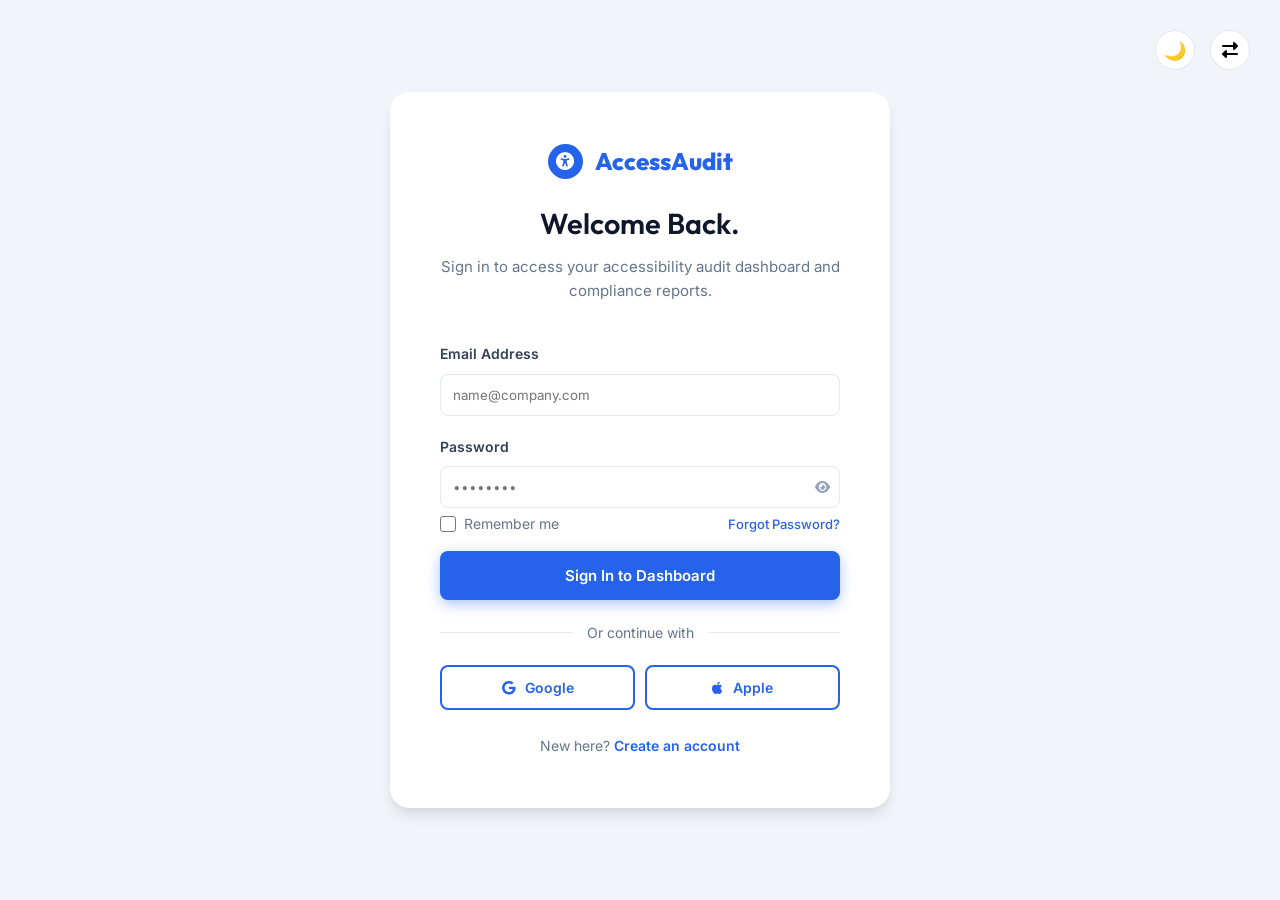
<file: login.html>
<!DOCTYPE html>
<html lang="en">

<head>
    <meta charset="UTF-8">
    <meta name="viewport" content="width=device-width, initial-scale=1.0">
    <link rel="icon" type="image/svg+xml" href="assets/images/favicon.svg">
    <title>Login | AccessAudit Dashboard</title>
    <link rel="stylesheet" href="assets/css/style.css">
    <link rel="stylesheet" href="assets/css/dark-mode.css">
    <link rel="stylesheet" href="assets/css/rtl.css">
    <link rel="stylesheet" href="https://cdnjs.cloudflare.com/ajax/libs/font-awesome/6.4.0/css/all.min.css">
    <style>
        body {
            background: #f1f5f9;
        }

        .login-container {
            min-height: 100vh;
            display: flex;
            align-items: center;
            justify-content: center;
            padding: 20px;
        }

        .login-box {
            background: white;
            border-radius: 20px;
            overflow: hidden;
            display: grid;
            grid-template-columns: 1fr 1.2fr;
            max-width: 1000px;
            width: 100%;
            box-shadow: var(--shadow-lg);
        }

        @media (max-width: 768px) {
            .login-box {
                grid-template-columns: 1fr;
            }

            .login-visual {
                display: none;
            }
        }

        @media (max-width: 480px) {
            .login-container {
                padding: 15px;
                padding-top: 80px !important;
                align-items: flex-start !important;
                justify-content: flex-start !important;
            }

            .auth-inner-box {
                padding: 30px 20px !important;
            }

            .social-grid {
                grid-template-columns: 1fr !important;
                gap: 12px !important;
            }

            .auth-header h2 {
                font-size: 1.5rem !important;
            }

            .remember-forgot {
                flex-direction: row !important;
                justify-content: space-between !important;
                gap: 5px !important;
            }

            .remember-forgot label,
            .remember-forgot a {
                font-size: 12px !important;
            }

            .auth-toggles {
                position: absolute !important;
                top: 20px !important;
                right: 20px !important;
                gap: 10px !important;
                z-index: 1100 !important;
            }

            .auth-toggles button {
                width: 38px !important;
                height: 38px !important;
                font-size: 16px !important;
                box-shadow: 0 4px 12px rgba(0, 0, 0, 0.1) !important;
            }
        }
    </style>
</head>

<body>
    <div class="auth-toggles"
        style="position: absolute; top: 30px; right: 30px; display: flex; gap: 15px; z-index: 1100;">
        <button class="theme-toggle" title="Toggle Theme"
            style="background: white; border: 1px solid #e2e8f0; width: 40px; height: 40px; border-radius: 50%; cursor: pointer; display: flex; align-items: center; justify-content: center;">🌙</button>
        <button class="rtl-toggle" title="Toggle RTL"
            style="background: white; border: 1px solid #e2e8f0; width: 40px; height: 40px; border-radius: 50%; cursor: pointer; display: flex; align-items: center; justify-content: center;"><i
                class="fas fa-right-left"></i></button>
    </div>
    <div class="login-container">
        <div class="login-box" style="grid-template-columns: 1fr; max-width: 500px;">
            <div class="auth-inner-box" style="padding: 50px;">
                <!-- Branding & Welcome Text moved here -->
                <div class="auth-header" style="text-align: center; margin-bottom: 40px;">
                    <a href="index.html" class="logo"
                        style="color: var(--primary); justify-content: center; margin-bottom: 25px;"><i
                            class="fas fa-universal-access"></i><span>AccessAudit</span></a>
                    <h2 style="font-size: 1.8rem; margin-bottom: 15px;">Welcome Back.</h2>
                    <p style="color: var(--text-muted); font-size: 15px;">Sign in to access your accessibility audit
                        dashboard and compliance reports.</p>
                </div>



                <form action="dashboard.html" method="GET" style="display: grid; gap: 20px;">
                    <div>
                        <label for="email"
                            style="display: block; margin-bottom: 8px; font-weight: 600; font-size: 14px;">Email
                            Address</label>
                        <input type="email" id="email" placeholder="name@company.com"
                            style="width: 100%; padding: 12px; border-radius: 8px; border: 1px solid #e2e8f0;" required>
                    </div>
                    <div>
                        <label for="password"
                            style="display: block; margin-bottom: 8px; font-weight: 600; font-size: 14px;">Password</label>
                        <div style="position: relative;">
                            <input type="password" id="password" placeholder="••••••••"
                                style="width: 100%; padding: 12px; border-radius: 8px; border: 1px solid #e2e8f0;"
                                required>
                            <button type="button" class="password-toggle"
                                style="position: absolute; right: 10px; top: 50%; transform: translateY(-50%); background: none; border: none; color: #94a3b8; cursor: pointer;"><i
                                    class="fas fa-eye"></i></button>
                        </div>
                        <div class="remember-forgot"
                            style="display: flex; justify-content: space-between; align-items: center; margin-top: 5px;">
                            <div style="display: flex; align-items: center; gap: 8px;">
                                <input type="checkbox" id="remember"
                                    style="width: 16px; height: 16px; cursor: pointer;">
                                <label for="remember"
                                    style="font-size: 14px; color: var(--text-muted); cursor: pointer;">Remember
                                    me</label>
                            </div>
                            <a href="#" style="font-size: 13px; color: var(--primary); font-weight: 500;">Forgot
                                Password?</a>
                        </div>
                        <button type="submit" class="btn btn-primary"
                            style="padding: 15px; width: 100%; margin-top: 15px;">Sign In to Dashboard</button>

                        <!-- Section 3: Social Login -->
                        <div style="text-align: center; position: relative; margin: 20px 0;">
                            <span
                                style="background: white; padding: 0 15px; position: relative; z-index: 2; font-size: 14px; color: var(--text-muted);">Or
                                continue with</span>
                            <div
                                style="position: absolute; top: 50%; left: 0; width: 100%; height: 1px; background: #e2e8f0;">
                            </div>
                        </div>

                        <div class="social-grid" style="display: grid; grid-template-columns: 1fr 1fr; gap: 10px;">
                            <button type="button" class="btn btn-outline" style="font-size: 14px;"><i
                                    class="fab fa-google"></i> Google</button>
                            <button type="button" class="btn btn-outline" style="font-size: 14px;"><i
                                    class="fab fa-apple"></i> Apple</button>
                        </div>

                        <div style="text-align: center; margin-top: 25px;">
                            <p style="color: var(--text-muted); font-size: 14px;">New here? <a href="register.html"
                                    style="color: var(--primary); font-weight: 600;">Create an account</a></p>
                        </div>
                </form>
            </div>
        </div>
    </div>
    <script src="assets/js/main.js"></script>
    <script src="assets/js/accessibility.js"></script>

    <button id="back-to-top" class="back-to-top" title="Back to Top" aria-label="Back to Top"><i class="fas fa-arrow-up"></i></button>
</body>

</html>
</file>
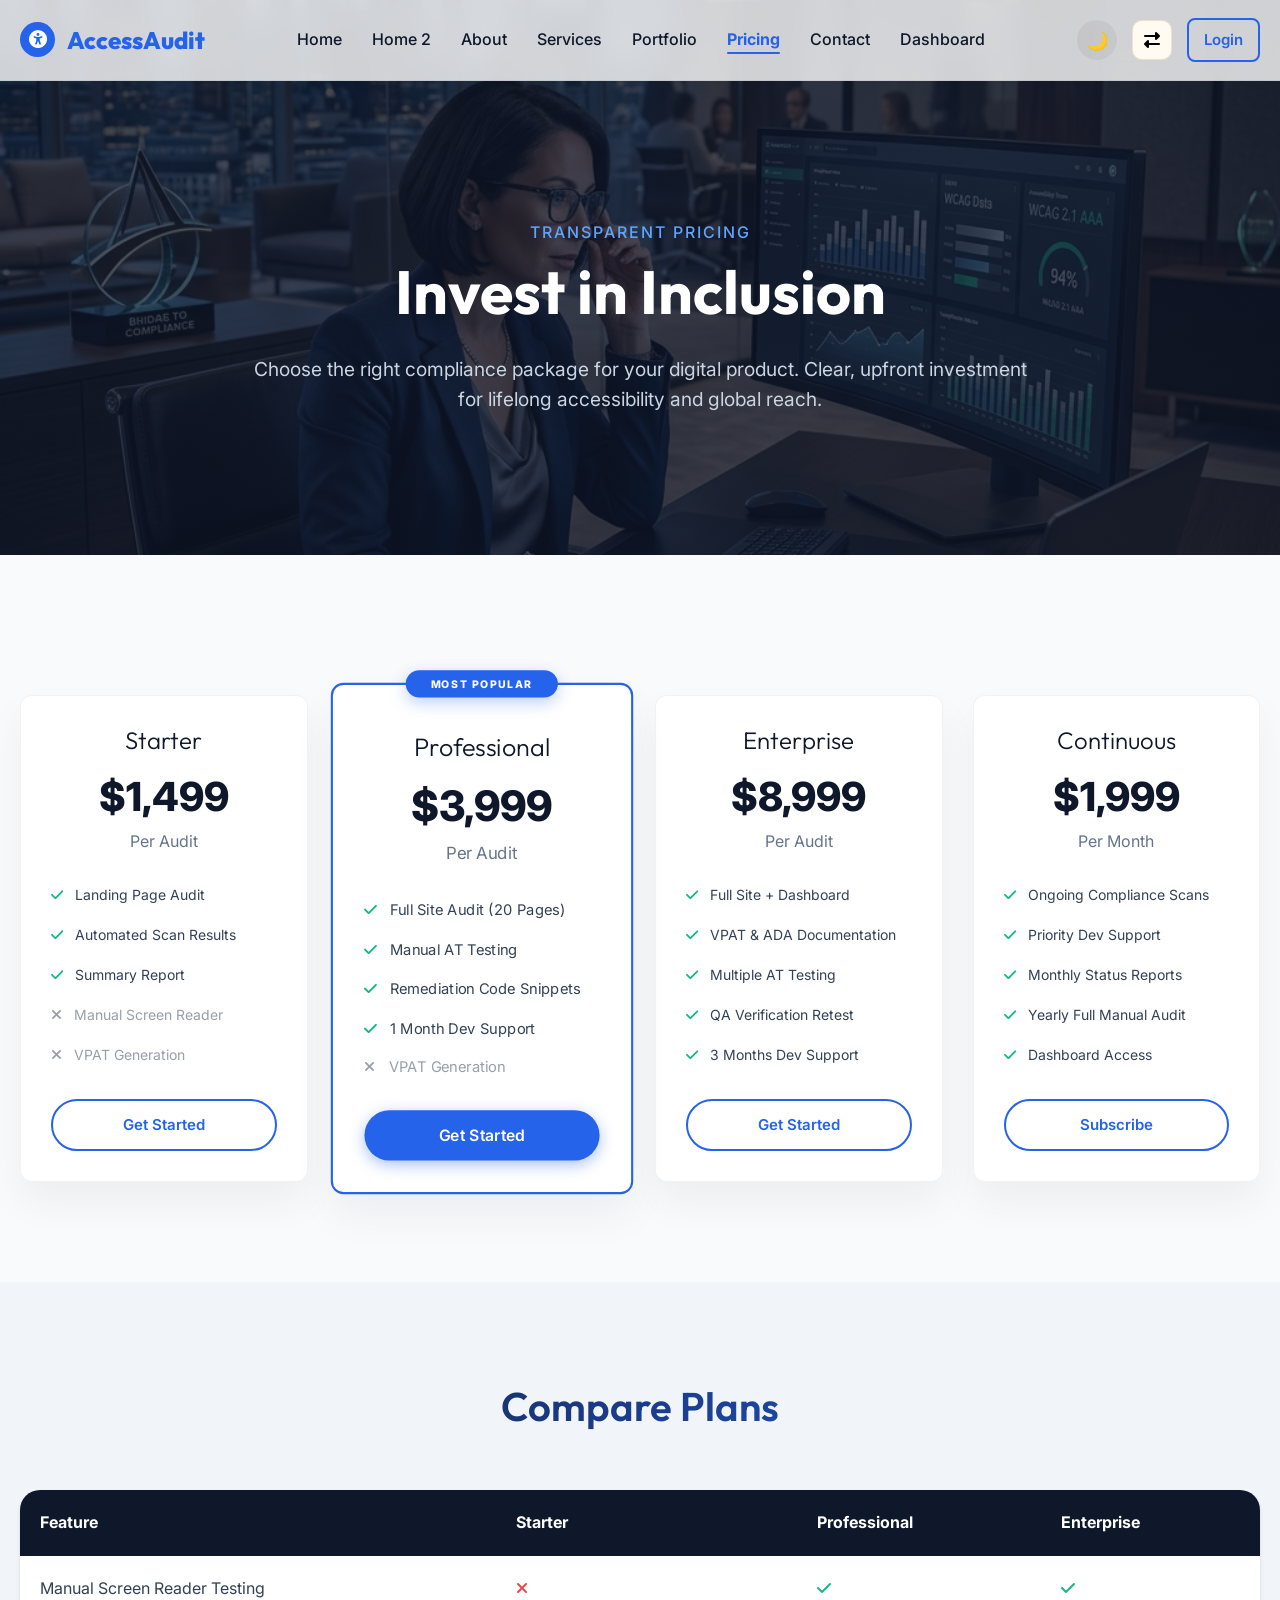
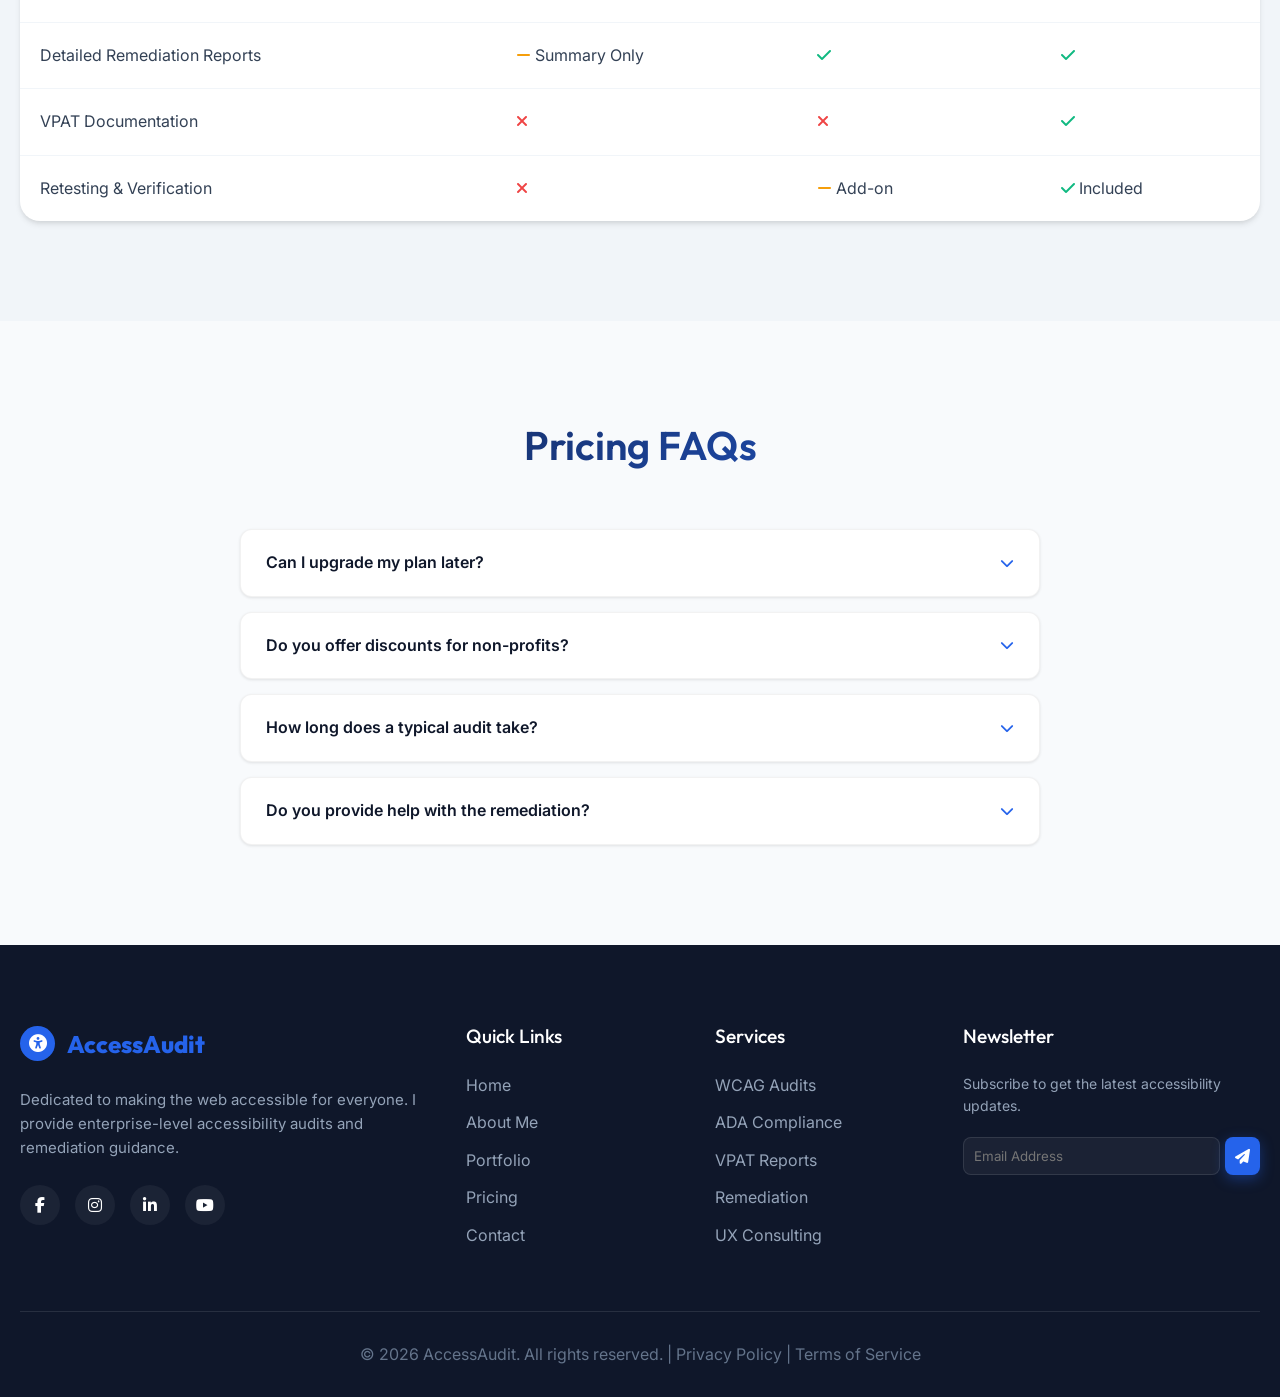
<file: pricing.html>
<!DOCTYPE html>
<html lang="en">
<head>
    <meta charset="UTF-8">
    <meta name="viewport" content="width=device-width, initial-scale=1.0">
    <link rel="icon" type="image/svg+xml" href="assets/images/favicon.svg">
    <title>Pricing | Accessibility Audit Packages & Compliance Plans</title>
    <link rel="stylesheet" href="assets/css/style.css">
    <link rel="stylesheet" href="assets/css/dark-mode.css">
    <link rel="stylesheet" href="assets/css/rtl.css">
    <link rel="stylesheet" href="https://cdnjs.cloudflare.com/ajax/libs/font-awesome/6.4.0/css/all.min.css">
</head>
<body>
    <header class="header">
        <div class="container">
            <nav class="nav">
                <a href="index.html" class="logo"><i class="fas fa-universal-access"></i><span>AccessAudit</span></a>
                <ul class="nav-links">
                    <li><a href="index.html" class="nav-link">Home</a></li>
                    <li><a href="home-2.html" class="nav-link">Home 2</a></li>
                    <li><a href="about.html" class="nav-link">About</a></li>
                    <li><a href="services.html" class="nav-link">Services</a></li>
                    <li><a href="portfolio.html" class="nav-link">Portfolio</a></li>

                    <li><a href="pricing.html" class="nav-link active">Pricing</a></li>
                    <li><a href="contact.html" class="nav-link">Contact</a></li>
                    <li><a href="dashboard.html" class="nav-link">Dashboard</a></li>
                    <li class="mobile-login">
                        <a href="login.html" class="btn btn-outline" style="padding: 8px 15px; width: 100%; text-align: center;">Login</a>
                    </li>
                    <li class="mobile-toggle-wrapper">
                        <button class="theme-toggle" title="Toggle Theme">🌙</button>
                        <button class="rtl-toggle" title="Toggle RTL"><i class="fas fa-right-left"></i></button>
                    </li>
                </ul>
                <div class="nav-actions">
                    <button class="theme-toggle" title="Toggle Theme">🌙</button>
                    <button class="rtl-toggle" title="Toggle RTL"><i class="fas fa-right-left"></i></button>
                    <a href="login.html" class="btn btn-outline" style="padding: 8px 15px;">Login</a>
                    <div class="hamburger"><span></span><span></span><span></span></div>
                </div>
            </nav>
        </div>
    </header>

    <main id="main-content">
        <!-- Section 1: Pricing Hero -->
        <section class="section"
            style="padding: 220px 0 140px; background: linear-gradient(rgba(15, 23, 42, 0.75), rgba(15, 23, 42, 0.75)), url('assets/images/pricing-hero.png') center/cover no-repeat; color: white; text-align: center;">
            <div class="container" data-reveal>
                <span class="section-subtitle" style="color: #60a5fa;">Transparent Pricing</span>
                <h1 class="section-title hero-title" style="color: white; font-size: 3.8rem; margin-bottom: 25px;">Invest in Inclusion</h1>
                <p style="max-width: 800px; margin: 0 auto; color: #cbd5e1; font-size: 1.2rem; line-height: 1.6;">
                    Choose the right compliance package for your digital product.
                    Clear, upfront investment for lifelong accessibility and global reach.
                </p>
            </div>
        </section>

        <!-- Section 2: Pricing Cards (4 cards) -->
        <section class="section">
            <div class="container">
                <div class="grid grid-4" style="align-items: stretch; margin-top: 40px;">
                    <div class="card" data-reveal>
                        <div class="card-content" style="height: 100%; display: flex; flex-direction: column;">
                            <div class="text-center" style="margin-bottom: 30px;">
                                <h3 style="font-size: 1.5rem; margin-bottom: 10px;">Starter</h3>
                                <div style="font-size: 2.5rem; font-weight: 800; color: var(--black);">$1,499</div>
                                <span style="color: var(--text-muted);">Per Audit</span>
                            </div>
                            <ul style="margin-bottom: 30px; display: grid; gap: 15px; font-size: 14px; flex-grow: 1;">
                                <li><i class="fas fa-check" style="color: var(--success); margin-right: 8px;"></i> Landing Page Audit</li>
                                <li><i class="fas fa-check" style="color: var(--success); margin-right: 8px;"></i> Automated Scan Results</li>
                                <li><i class="fas fa-check" style="color: var(--success); margin-right: 8px;"></i> Summary Report</li>
                                <li style="opacity: 0.5;"><i class="fas fa-times" style="margin-right: 8px;"></i> Manual Screen Reader</li>
                                <li style="opacity: 0.5;"><i class="fas fa-times" style="margin-right: 8px;"></i> VPAT Generation</li>
                            </ul>
                            <div style="margin-top: auto;">
                                <a href="contact.html" class="btn btn-outline" style="width:100%; border-radius: 50px;">Get Started</a>
                            </div>
                        </div>
                    </div>
                    <div class="card" style="border: 2px solid var(--primary); transform: scale(1.05); z-index: 10; overflow: visible;" data-reveal>
                        <span style="position: absolute; top: -14px; left: 50%; transform: translateX(-50%); background: var(--primary); color: white; padding: 8px 24px; border-radius: 30px; font-size: 10px; font-weight: 800; text-transform: uppercase; letter-spacing: 1.2px; box-shadow: 0 5px 15px rgba(37, 99, 235, 0.3); white-space: nowrap; line-height: 1;">Most Popular</span>
                        <div class="card-content" style="padding-top: 45px; height: 100%; display: flex; flex-direction: column;">
                            <div class="text-center" style="margin-bottom: 30px;">
                                <h3 style="font-size: 1.5rem; margin-bottom: 10px;">Professional</h3>
                                <div style="font-size: 2.5rem; font-weight: 800; color: var(--black);">$3,999</div>
                                <span style="color: var(--text-muted);">Per Audit</span>
                            </div>
                            <ul style="margin-bottom: 30px; display: grid; gap: 15px; font-size: 14px; flex-grow: 1;">
                                <li><i class="fas fa-check" style="color: var(--success); margin-right: 8px;"></i> Full Site Audit (20 Pages)</li>
                                <li><i class="fas fa-check" style="color: var(--success); margin-right: 8px;"></i> Manual AT Testing</li>
                                <li><i class="fas fa-check" style="color: var(--success); margin-right: 8px;"></i> Remediation Code Snippets</li>
                                <li><i class="fas fa-check" style="color: var(--success); margin-right: 8px;"></i> 1 Month Dev Support</li>
                                <li style="opacity: 0.5;"><i class="fas fa-times" style="margin-right: 8px;"></i> VPAT Generation</li>
                            </ul>
                            <div style="margin-top: auto;">
                                <a href="contact.html" class="btn btn-primary" style="width:100%; border-radius: 50px;">Get Started</a>
                            </div>
                        </div>
                    </div>
                    <div class="card" data-reveal>
                        <div class="card-content" style="height: 100%; display: flex; flex-direction: column;">
                            <div class="text-center" style="margin-bottom: 30px;">
                                <h3 style="font-size: 1.5rem; margin-bottom: 10px;">Enterprise</h3>
                                <div style="font-size: 2.5rem; font-weight: 800; color: var(--black);">$8,999</div>
                                <span style="color: var(--text-muted);">Per Audit</span>
                            </div>
                            <ul style="margin-bottom: 30px; display: grid; gap: 15px; font-size: 14px; flex-grow: 1;">
                                <li><i class="fas fa-check" style="color: var(--success); margin-right: 8px;"></i> Full Site + Dashboard</li>
                                <li><i class="fas fa-check" style="color: var(--success); margin-right: 8px;"></i> VPAT & ADA Documentation</li>
                                <li><i class="fas fa-check" style="color: var(--success); margin-right: 8px;"></i> Multiple AT Testing</li>
                                <li><i class="fas fa-check" style="color: var(--success); margin-right: 8px;"></i> QA Verification Retest</li>
                                <li><i class="fas fa-check" style="color: var(--success); margin-right: 8px;"></i> 3 Months Dev Support</li>
                            </ul>
                            <div style="margin-top: auto;">
                                <a href="contact.html" class="btn btn-outline" style="width:100%; border-radius: 50px;">Get Started</a>
                            </div>
                        </div>
                    </div>
                    <div class="card" data-reveal>
                        <div class="card-content" style="height: 100%; display: flex; flex-direction: column;">
                            <div class="text-center" style="margin-bottom: 30px;">
                                <h3 style="font-size: 1.5rem; margin-bottom: 10px;">Continuous</h3>
                                <div style="font-size: 2.5rem; font-weight: 800; color: var(--black);">$1,999</div>
                                <span style="color: var(--text-muted);">Per Month</span>
                            </div>
                            <ul style="margin-bottom: 30px; display: grid; gap: 15px; font-size: 14px; flex-grow: 1;">
                                <li><i class="fas fa-check" style="color: var(--success); margin-right: 8px;"></i> Ongoing Compliance Scans</li>
                                <li><i class="fas fa-check" style="color: var(--success); margin-right: 8px;"></i> Priority Dev Support</li>
                                <li><i class="fas fa-check" style="color: var(--success); margin-right: 8px;"></i> Monthly Status Reports</li>
                                <li><i class="fas fa-check" style="color: var(--success); margin-right: 8px;"></i> Yearly Full Manual Audit</li>
                                <li><i class="fas fa-check" style="color: var(--success); margin-right: 8px;"></i> Dashboard Access</li>
                            </ul>
                            <div style="margin-top: auto;">
                                <a href="contact.html" class="btn btn-outline" style="width:100%; border-radius: 50px;">Subscribe</a>
                            </div>
                        </div>
                    </div>
                </div>
            </div>
        </section>

        <!-- Section 3: Feature Comparison Table -->
        <section class="section" style="background: #f1f5f9;">
            <div class="container">
                <div class="text-center" style="margin-bottom: 60px;">
                    <h2 class="section-title">Compare Plans</h2>
                </div>
                <div style="overflow-x: auto; background: white; border-radius: 20px; box-shadow: var(--shadow-md);">
                    <table style="width: 100%; border-collapse: collapse; text-align: left;">
                        <thead>
                            <tr style="background: var(--black); color: white;">
                                <th style="padding: 20px;">Feature</th>
                                <th style="padding: 20px;">Starter</th>
                                <th style="padding: 20px;">Professional</th>
                                <th style="padding: 20px;">Enterprise</th>
                            </tr>
                        </thead>
                        <tbody>
                            <tr style="border-bottom: 1px solid #f1f5f9;">
                                <td style="padding: 20px;">Manual Screen Reader Testing</td>
                                <td style="padding: 20px;"><i class="fas fa-times" style="color: var(--danger);"></i></td>
                                <td style="padding: 20px;"><i class="fas fa-check" style="color: var(--success);"></i></td>
                                <td style="padding: 20px;"><i class="fas fa-check" style="color: var(--success);"></i></td>
                            </tr>
                            <tr style="border-bottom: 1px solid #f1f5f9;">
                                <td style="padding: 20px;">Detailed Remediation Reports</td>
                                <td style="padding: 20px;"><i class="fas fa-minus" style="color: var(--warning);"></i> Summary Only</td>
                                <td style="padding: 20px;"><i class="fas fa-check" style="color: var(--success);"></i></td>
                                <td style="padding: 20px;"><i class="fas fa-check" style="color: var(--success);"></i></td>
                            </tr>
                            <tr style="border-bottom: 1px solid #f1f5f9;">
                                <td style="padding: 20px;">VPAT Documentation</td>
                                <td style="padding: 20px;"><i class="fas fa-times" style="color: var(--danger);"></i></td>
                                <td style="padding: 20px;"><i class="fas fa-times" style="color: var(--danger);"></i></td>
                                <td style="padding: 20px;"><i class="fas fa-check" style="color: var(--success);"></i></td>
                            </tr>
                            <tr>
                                <td style="padding: 20px;">Retesting & Verification</td>
                                <td style="padding: 20px;"><i class="fas fa-times" style="color: var(--danger);"></i></td>
                                <td style="padding: 20px;"><i class="fas fa-minus" style="color: var(--warning);"></i> Add-on</td>
                                <td style="padding: 20px;"><i class="fas fa-check" style="color: var(--success);"></i> Included</td>
                            </tr>
                        </tbody>
                    </table>
                </div>
            </div>
        </section>

        <!-- Section 4: FAQ Section -->
        <section class="section">
            <div class="container">
                <div class="text-center" style="margin-bottom: 60px;">
                    <h2 class="section-title">Pricing FAQs</h2>
                </div>
                <div class="faq-accordion">
                    <details class="faq-item" data-reveal>
                        <summary>Can I upgrade my plan later?</summary>
                        <div class="faq-answer">
                            Yes, you can upgrade from Starter to Professional at any time. I'll simply credit your previous payment toward the new audit cost.
                        </div>
                    </details>
                    <details class="faq-item" data-reveal>
                        <summary>Do you offer discounts for non-profits?</summary>
                        <div class="faq-answer">
                            Absolutely. I offer a 20% discount for registered non-profit organizations and small local charities.
                        </div>
                    </details>
                    <details class="faq-item" data-reveal>
                        <summary>How long does a typical audit take?</summary>
                        <div class="faq-answer">
                            A standard audit typically takes 10-15 business days. This varies based on the complexity of your site and the number of pages being audited.
                        </div>
                    </details>
                    <details class="faq-item" data-reveal>
                        <summary>Do you provide help with the remediation?</summary>
                        <div class="faq-answer">
                            Yes! My Professional and Enterprise plans include detailed remediation code snippets and ongoing developer support to help your team implement fixes correctly.
                        </div>
                    </details>
                </div>
            </div>
        </section>


    </main>

    <footer class="footer">
        <div class="container">
            <div class="footer-grid">
                <div class="footer-about">
                    <a href="index.html" class="logo" style="margin-bottom: 25px;">
                        <i class="fas fa-universal-access"></i>
                        <span>AccessAudit</span>
                    </a>
                    <p>Dedicated to making the web accessible for everyone. I provide enterprise-level accessibility
                        audits and remediation guidance.</p>
                    <div class="social-links">
                        <a href="#" class="social-link"><i class="fab fa-facebook-f"></i></a>
                        <a href="#" class="social-link"><i class="fab fa-instagram"></i></a>
                        <a href="#" class="social-link"><i class="fab fa-linkedin-in"></i></a>
                        <a href="#" class="social-link"><i class="fab fa-youtube"></i></a>
                    </div>
                </div>
                <div>
                    <h4 class="footer-title">Quick Links</h4>
                    <ul class="footer-links">
                        <li><a href="index.html">Home</a></li>

                        <li><a href="about.html">About Me</a></li>
                        <li><a href="portfolio.html">Portfolio</a></li>
                        <li><a href="pricing.html">Pricing</a></li>
                        <li><a href="contact.html">Contact</a></li>

                    </ul>
                </div>
                <div>
                    <h4 class="footer-title">Services</h4>
                    <ul class="footer-links">
                        <li><a href="services-details.html">WCAG Audits</a></li>
                        <li><a href="services-details.html">ADA Compliance</a></li>
                        <li><a href="services-details.html">VPAT Reports</a></li>
                        <li><a href="services-details.html">Remediation</a></li>
                        <li><a href="services-details.html">UX Consulting</a></li>
                    </ul>
                </div>
                <div>
                    <h4 class="footer-title">Newsletter</h4>
                    <p style="color: #94a3b8; font-size: 14px; margin-bottom: 20px;">Subscribe to get the latest
                        accessibility updates.</p>
                    <form style="display: flex; gap: 5px;">
                        <input type="email" placeholder="Email Address"
                            style="padding: 10px; border-radius: var(--radius-sm); flex-grow: 1; background: rgba(255,255,255,0.05); color: white; border: 1px solid rgba(255,255,255,0.1);"
                            required id="footer-email">
                        <button type="submit" class="btn btn-primary" style="padding: 10px;"><i
                                class="fas fa-paper-plane"></i></button>
                    </form>
                </div>
            </div>
            <div class="footer-bottom">
                <p>&copy; 2026 AccessAudit. All rights reserved. | <a href="coming-soon.html">Privacy Policy</a> | <a
                        href="coming-soon.html">Terms of Service</a></p>
            </div>
        </div>
    </footer>
    <script src="assets/js/main.js"></script>
    <script src="assets/js/accessibility.js"></script>

    <button id="back-to-top" class="back-to-top" title="Back to Top" aria-label="Back to Top"><i class="fas fa-arrow-up"></i></button>
</body>
</html>
</file>
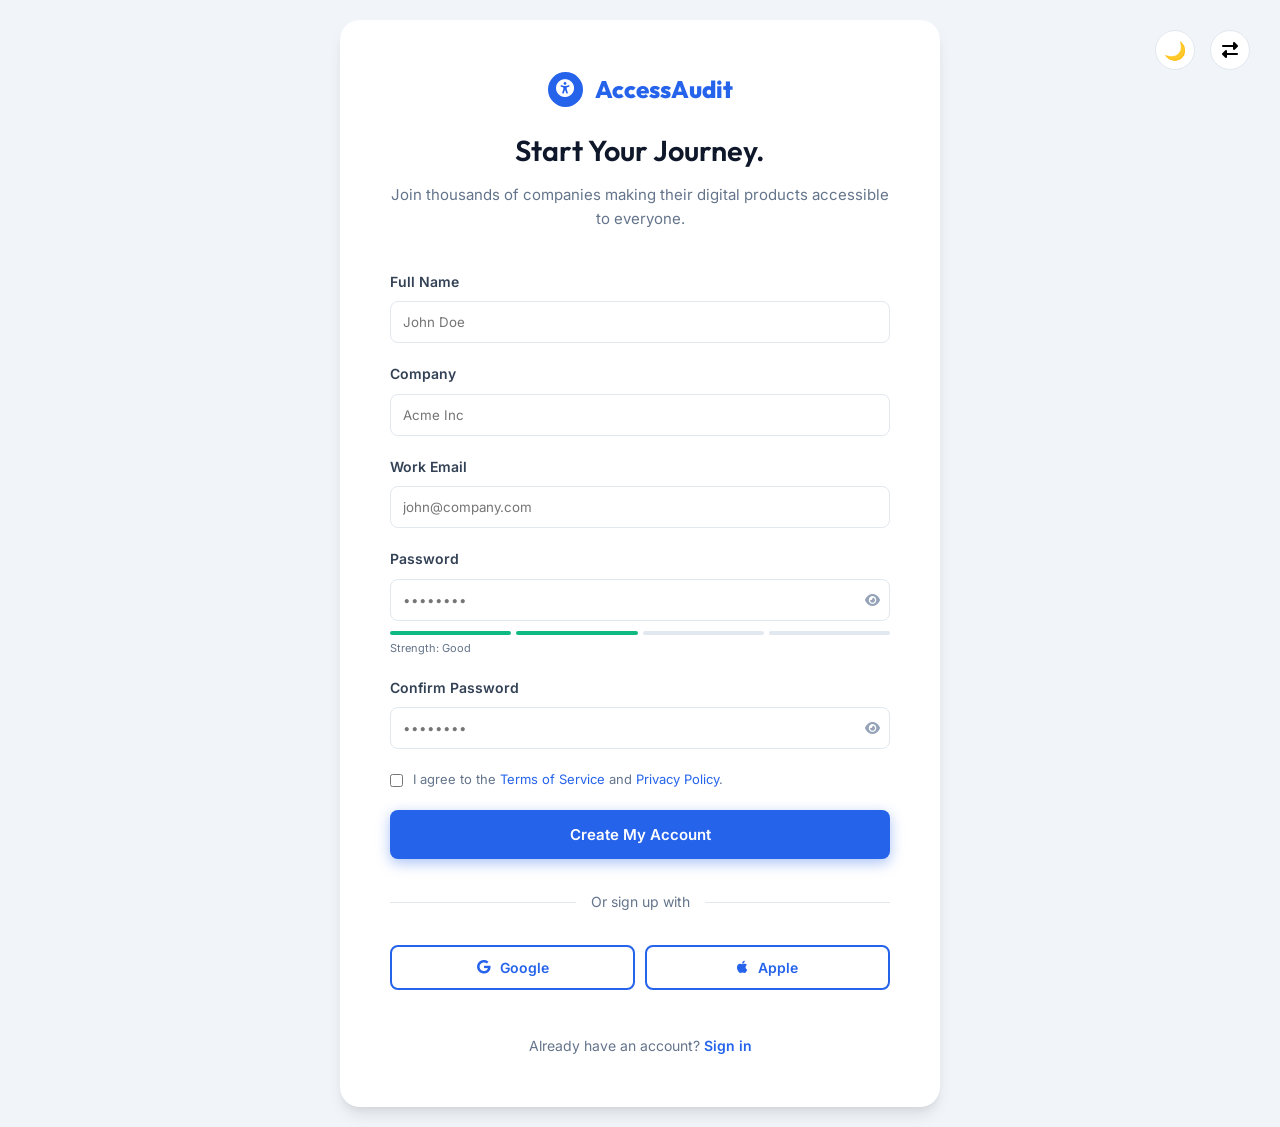
<file: register.html>
<!DOCTYPE html>
<html lang="en">

<head>
    <meta charset="UTF-8">
    <meta name="viewport" content="width=device-width, initial-scale=1.0">
    <link rel="icon" type="image/svg+xml" href="assets/images/favicon.svg">
    <title>Register | Join AccessAudit</title>
    <link rel="stylesheet" href="assets/css/style.css">
    <link rel="stylesheet" href="assets/css/dark-mode.css">
    <link rel="stylesheet" href="assets/css/rtl.css">
    <link rel="stylesheet" href="https://cdnjs.cloudflare.com/ajax/libs/font-awesome/6.4.0/css/all.min.css">
    <style>
        body {
            background: #f1f5f9;
        }

        .login-container {
            min-height: 100vh;
            display: flex;
            align-items: center;
            justify-content: center;
            padding: 20px;
        }

        .login-box {
            background: white;
            border-radius: 20px;
            overflow: hidden;
            display: grid;
            grid-template-columns: 1.2fr 1fr;
            max-width: 1100px;
            width: 100%;
            box-shadow: var(--shadow-lg);
        }

        @media (max-width: 768px) {
            .login-box {
                grid-template-columns: 1fr;
            }

            .login-visual {
                order: 2;
            }
        }

        @media (max-width: 480px) {
            .login-container {
                padding: 15px;
                padding-top: 80px !important;
                align-items: flex-start !important;
                justify-content: flex-start !important;
            }

            .auth-inner-box {
                padding: 30px 20px !important;
            }

            .social-grid {
                grid-template-columns: 1fr !important;
                gap: 12px !important;
            }

            .auth-header h2 {
                font-size: 1.5rem !important;
            }

            .auth-toggles {
                position: absolute !important;
                top: 20px !important;
                right: 20px !important;
                gap: 10px !important;
                z-index: 1100 !important;
            }

            .auth-toggles button {
                width: 38px !important;
                height: 38px !important;
                font-size: 16px !important;
                box-shadow: 0 4px 12px rgba(0, 0, 0, 0.1) !important;
            }
        }
    </style>
</head>

<body>
    <div class="auth-toggles"
        style="position: absolute; top: 30px; right: 30px; display: flex; gap: 15px; z-index: 1100;">
        <button class="theme-toggle" title="Toggle Theme"
            style="background: white; border: 1px solid #e2e8f0; width: 40px; height: 40px; border-radius: 50%; cursor: pointer; display: flex; align-items: center; justify-content: center;">🌙</button>
        <button class="rtl-toggle" title="Toggle RTL"
            style="background: white; border: 1px solid #e2e8f0; width: 40px; height: 40px; border-radius: 50%; cursor: pointer; display: flex; align-items: center; justify-content: center;"><i
                class="fas fa-right-left"></i></button>
    </div>
    <div class="login-container">
        <div class="login-box" style="grid-template-columns: 1fr; max-width: 600px;">
            <div class="auth-inner-box" style="padding: 50px;">
                <!-- Branding & Welcome Text moved here -->
                <div class="auth-header" style="text-align: center; margin-bottom: 40px;">
                    <a href="index.html" class="logo"
                        style="color: var(--primary); justify-content: center; margin-bottom: 25px;"><i
                            class="fas fa-universal-access"></i><span>AccessAudit</span></a>
                    <h2 style="font-size: 1.8rem; margin-bottom: 15px;">Start Your Journey.</h2>
                    <p style="color: var(--text-muted); font-size: 15px;">Join thousands of companies making their
                        digital products accessible to everyone.</p>
                </div>



                <form action="dashboard.html" method="GET" style="display: grid; gap: 20px;">
                    <div>
                        <label style="display: block; margin-bottom: 8px; font-weight: 600; font-size: 14px;">Full
                            Name</label>
                        <input type="text" placeholder="John Doe"
                            style="width: 100%; padding: 12px; border-radius: 8px; border: 1px solid #e2e8f0;" required>
                    </div>
                    <div>
                        <label
                            style="display: block; margin-bottom: 8px; font-weight: 600; font-size: 14px;">Company</label>
                        <input type="text" placeholder="Acme Inc"
                            style="width: 100%; padding: 12px; border-radius: 8px; border: 1px solid #e2e8f0;" required>
                    </div>
                    <div>
                        <label style="display: block; margin-bottom: 8px; font-weight: 600; font-size: 14px;">Work
                            Email</label>
                        <input type="email" placeholder="john@company.com"
                            style="width: 100%; padding: 12px; border-radius: 8px; border: 1px solid #e2e8f0;" required>
                    </div>
                    <div>
                        <label
                            style="display: block; margin-bottom: 8px; font-weight: 600; font-size: 14px;">Password</label>
                        <div style="position: relative;">
                            <input type="password" placeholder="••••••••"
                                style="width: 100%; padding: 12px; border-radius: 8px; border: 1px solid #e2e8f0;"
                                required id="reg-password">
                            <button type="button" class="password-toggle"
                                style="position: absolute; right: 10px; top: 50%; transform: translateY(-50%); background: none; border: none; color: #94a3b8; cursor: pointer;"><i
                                    class="fas fa-eye"></i></button>
                        </div>
                        <div style="margin-top: 10px; display: flex; gap: 5px;">
                            <div style="flex: 1; height: 4px; background: var(--success); border-radius: 2px;"></div>
                            <div style="flex: 1; height: 4px; background: var(--success); border-radius: 2px;"></div>
                            <div style="flex: 1; height: 4px; background: #e2e8f0; border-radius: 2px;"></div>
                            <div style="flex: 1; height: 4px; background: #e2e8f0; border-radius: 2px;"></div>
                        </div>
                        <span
                            style="font-size: 11px; color: var(--text-muted); margin-top: 5px; display: block;">Strength:
                            Good</span>
                    </div>

                    <div>
                        <label style="display: block; margin-bottom: 8px; font-weight: 600; font-size: 14px;">Confirm
                            Password</label>
                        <div style="position: relative;">
                            <input type="password" placeholder="••••••••"
                                style="width: 100%; padding: 12px; border-radius: 8px; border: 1px solid #e2e8f0;"
                                required id="confirm-password">
                            <button type="button" class="password-toggle"
                                style="position: absolute; right: 10px; top: 50%; transform: translateY(-50%); background: none; border: none; color: #94a3b8; cursor: pointer;"><i
                                    class="fas fa-eye"></i></button>
                        </div>
                    </div>

                    <div style="display: flex; align-items: flex-start; gap: 10px;">
                        <input type="checkbox" id="terms" required style="margin-top: 5px;">
                        <label for="terms" style="font-size: 13px; color: var(--text-muted);">I agree to the <a href="#"
                                style="color: var(--primary);">Terms of Service</a> and <a href="#"
                                style="color: var(--primary);">Privacy Policy</a>.</label>
                    </div>

                    <button type="submit" class="btn btn-primary" style="padding: 15px;">Create My Account</button>

                    <div style="text-align: center; position: relative; margin: 10px 0;">
                        <span
                            style="background: white; padding: 0 15px; position: relative; z-index: 2; font-size: 14px; color: var(--text-muted);">Or
                            sign up with</span>
                        <div
                            style="position: absolute; top: 50%; left: 0; width: 100%; height: 1px; background: #e2e8f0;">
                        </div>
                    </div>

                    <div class="social-grid" style="display: grid; grid-template-columns: 1fr 1fr; gap: 10px;">
                        <button type="button" class="btn btn-outline" style="font-size: 14px;"><i
                                class="fab fa-google"></i> Google</button>
                        <button type="button" class="btn btn-outline" style="font-size: 14px;"><i
                                class="fab fa-apple"></i> Apple</button>
                    </div>

                    <div style="text-align: center; margin-top: 25px;">
                        <p style="color: var(--text-muted); font-size: 14px;">Already have an account? <a
                                href="login.html" style="color: var(--primary); font-weight: 600;">Sign in</a></p>
                    </div>
                </form>
            </div>
        </div>
    </div>
    <script src="assets/js/main.js"></script>
    <script src="assets/js/accessibility.js"></script>

    <button id="back-to-top" class="back-to-top" title="Back to Top" aria-label="Back to Top"><i class="fas fa-arrow-up"></i></button>
</body>

</html>
</file>
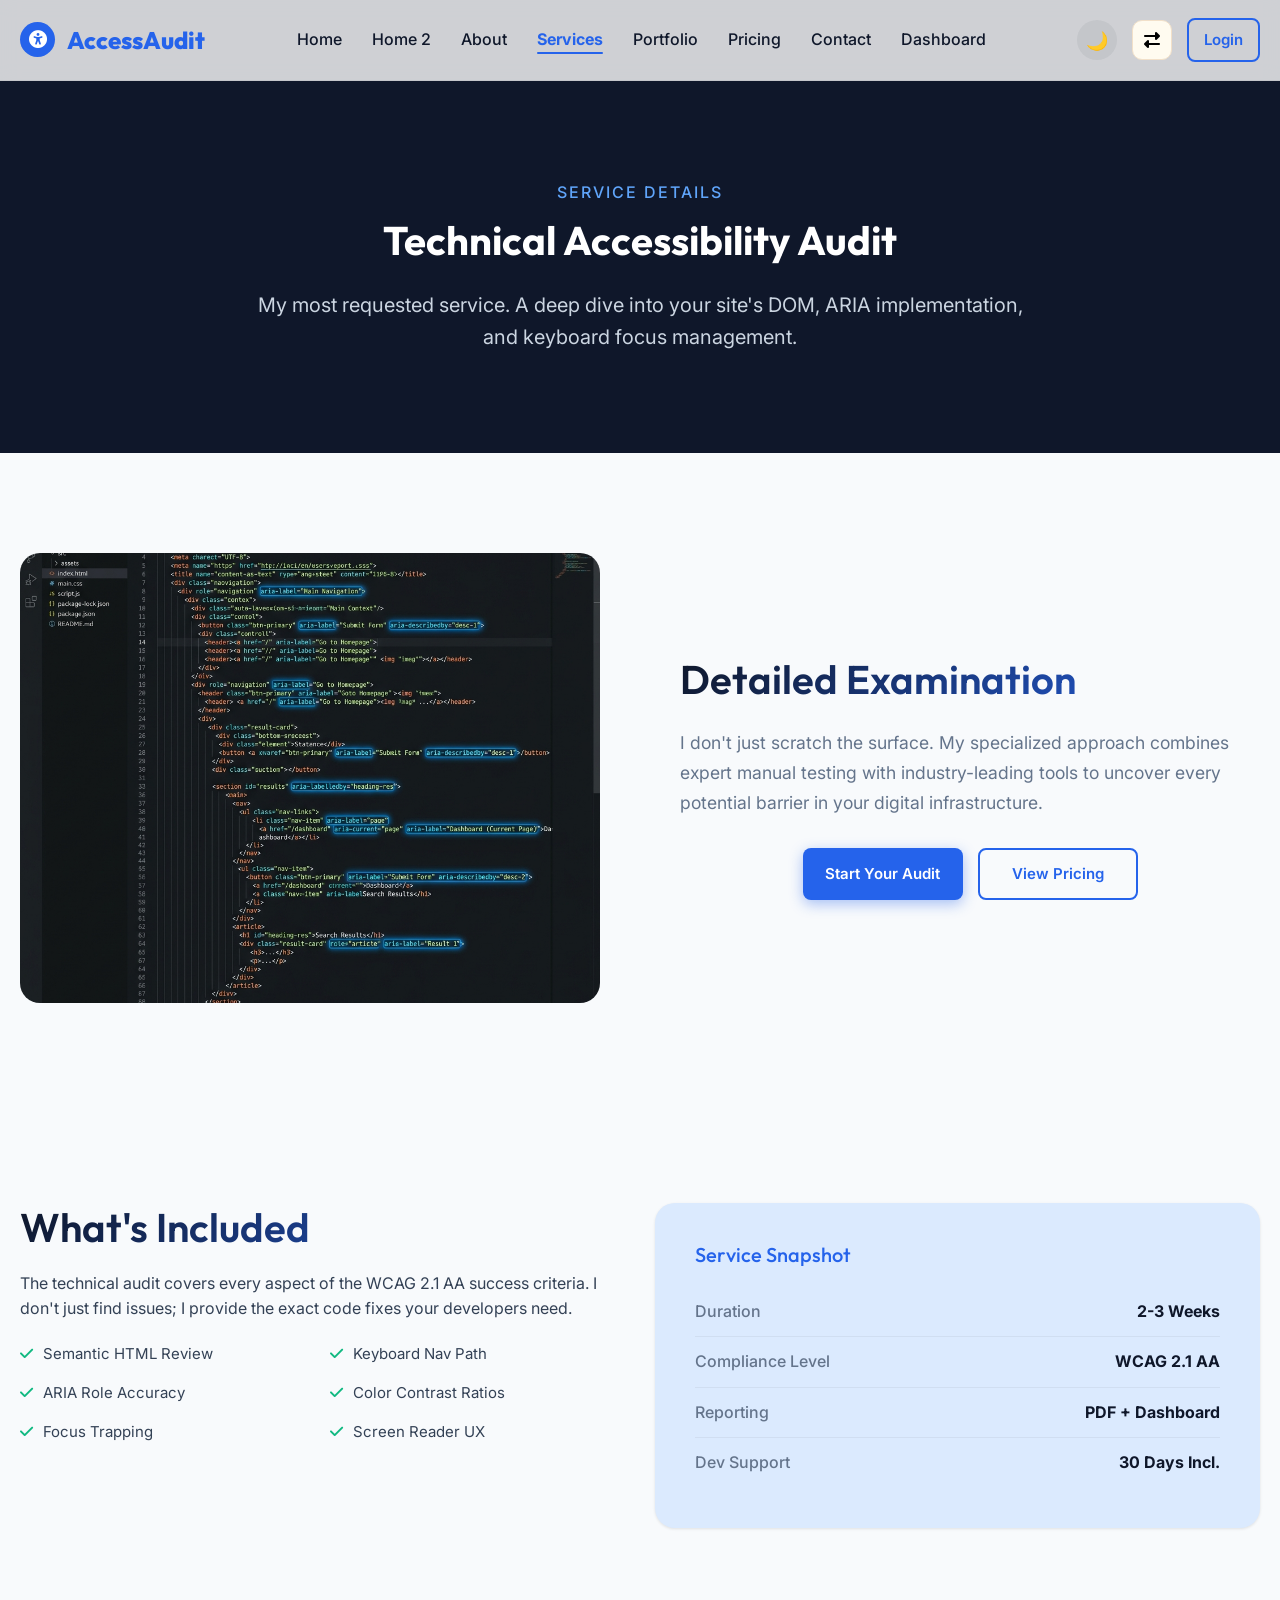
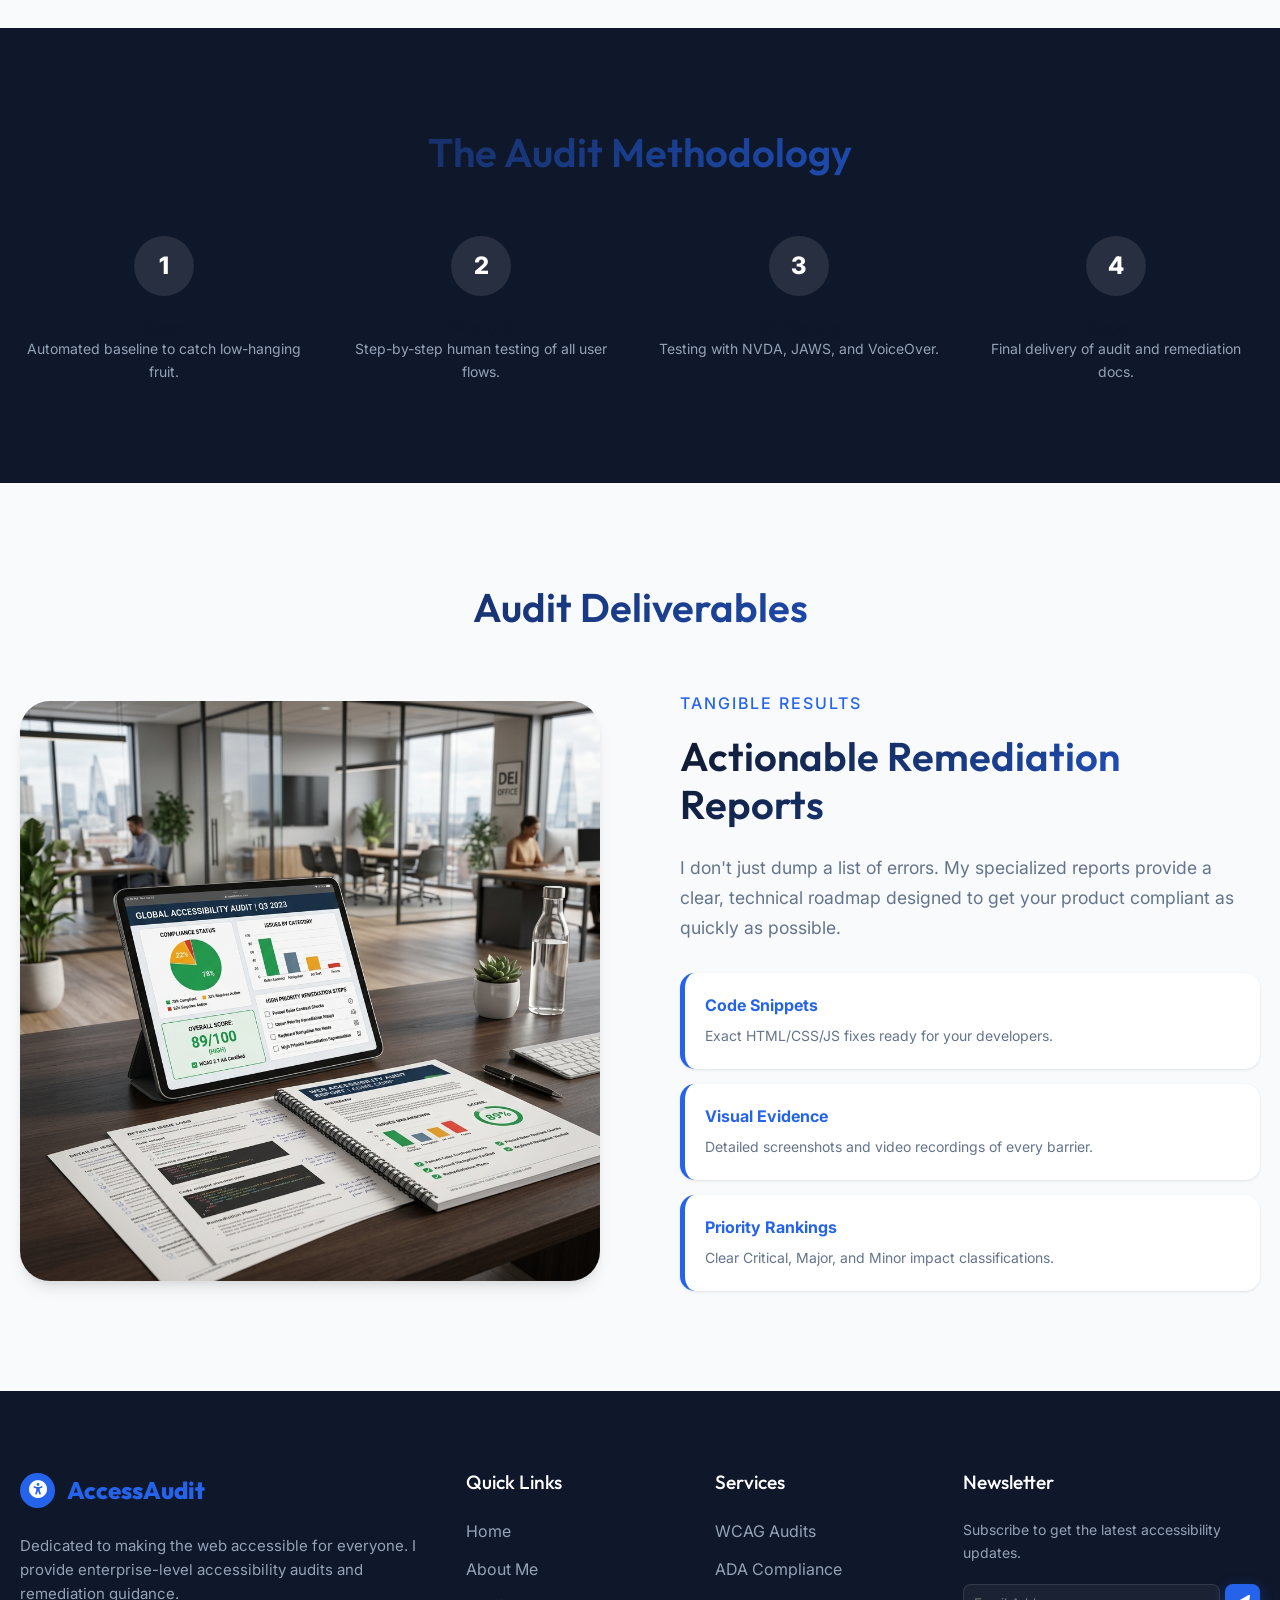
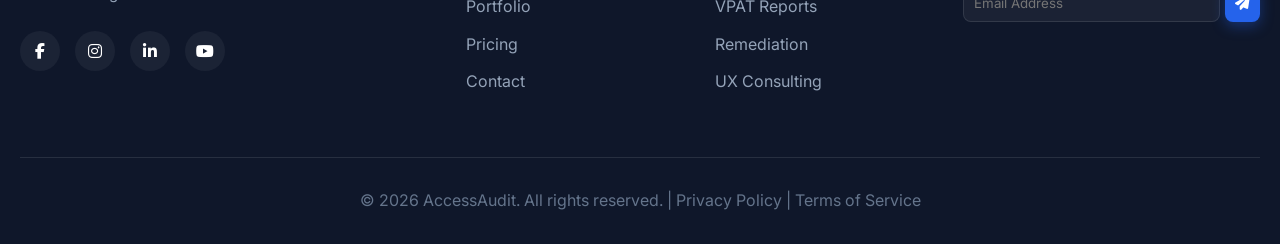
<file: services-details.html>
<!DOCTYPE html>
<html lang="en">
<head>
    <meta charset="UTF-8">
    <meta name="viewport" content="width=device-width, initial-scale=1.0">
    <link rel="icon" type="image/svg+xml" href="assets/images/favicon.svg">
    <title>Service Details | WCAG 2.1 Audit Deep Dive</title>
    <link rel="stylesheet" href="assets/css/style.css">
    <link rel="stylesheet" href="assets/css/dark-mode.css">
    <link rel="stylesheet" href="assets/css/rtl.css">
    <link rel="stylesheet" href="https://cdnjs.cloudflare.com/ajax/libs/font-awesome/6.4.0/css/all.min.css">
</head>
<body>
    <header class="header">
        <div class="container">
            <nav class="nav">
                <a href="index.html" class="logo"><i class="fas fa-universal-access"></i><span>AccessAudit</span></a>
                <ul class="nav-links">
                    <li><a href="index.html" class="nav-link">Home</a></li>
                    <li><a href="home-2.html" class="nav-link">Home 2</a></li>
                    <li><a href="about.html" class="nav-link">About</a></li>
                    <li><a href="services.html" class="nav-link active">Services</a></li>
                    <li><a href="portfolio.html" class="nav-link">Portfolio</a></li>

                    <li><a href="pricing.html" class="nav-link">Pricing</a></li>
                    <li><a href="contact.html" class="nav-link">Contact</a></li>
                    <li><a href="dashboard.html" class="nav-link">Dashboard</a></li>
                    <li class="mobile-login">
                        <a href="login.html" class="btn btn-outline" style="padding: 8px 15px; width: 100%; text-align: center;">Login</a>
                    </li>
                    <li class="mobile-toggle-wrapper">
                        <button class="theme-toggle" title="Toggle Theme">🌙</button>
                        <button class="rtl-toggle" title="Toggle RTL"><i class="fas fa-right-left"></i></button>
                    </li>
                </ul>
                <div class="nav-actions">
                    <button class="theme-toggle" title="Toggle Theme">🌙</button>
                    <button class="rtl-toggle" title="Toggle RTL"><i class="fas fa-right-left"></i></button>
                    <a href="login.html" class="btn btn-outline" style="padding: 8px 15px;">Login</a>
                    <div class="hamburger"><span></span><span></span><span></span></div>
                </div>
            </nav>
        </div>
    </header>

    <main id="main-content">
        <!-- Section 1: Service Hero -->
        <section class="section" id="service-hero"
            style="padding: 180px 0 100px; background: #0f172a; color: white; text-align: center;">
            <div class="container" data-reveal>
                <div style="max-width: 800px; margin: 0 auto;">
                    <span class="section-subtitle" style="color: #60a5fa;">Service Details</span>
                    <h1 class="section-title hero-title" id="service-title" style="color: white; margin-bottom: 25px;">Technical Accessibility Audit</h1>
                    <p id="service-description" style="font-size: 1.25rem; color: #cbd5e1; line-height: 1.6;">My most requested service. A comprehensive, human-led examination of your digital product's accessibility health.</p>
                </div>
            </div>
        </section>

        <!-- Section 1.5: Visual Showcase -->
        <section class="section" style="background: #f8fafc; padding: 100px 0;">
            <div class="container">
                <div class="grid grid-2" style="align-items: center; gap: 80px;">
                    <div data-reveal>
                        <img id="service-image" src="assets/images/service-audit-1.png" alt="Service Showcase" 
                            style="width: 100%; height: 450px; object-fit: cover; border-radius: 20px;">
                    </div>
                    <div data-reveal>
                        <h2 class="section-title" id="showcase-title" style="margin-bottom: 25px;">Detailed Examination</h2>
                        <p id="showcase-description" style="font-size: 1.1rem; line-height: 1.7; color: var(--text-muted); margin-bottom: 30px;">
                            I don't just scratch the surface. My specialized approach combines expert manual testing with 
                            industry-leading tools to uncover every potential barrier in your digital infrastructure.
                        </p>
                        <div class="hero-btns" style="display: flex; gap: 20px;">
                            <a href="contact.html" class="btn btn-primary">Start Your Audit</a>
                            <a href="pricing.html" class="btn btn-outline">View Pricing</a>
                        </div>
                    </div>
                </div>
            </div>
        </section>

        <!-- Section 2: Service Overview -->
        <section class="section">
            <div class="container">
                <div class="grid grid-2">
                    <div data-reveal>
                        <h2 class="section-title">What's Included</h2>
                        <p style="margin-bottom: 20px;">The technical audit covers every aspect of the WCAG 2.1 AA success criteria. I don't just find issues; I provide the exact code fixes your developers need.</p>
                        <ul class="service-features-list">
                            <li><i class="fas fa-check"></i> Semantic HTML Review</li>
                            <li><i class="fas fa-check"></i> Keyboard Nav Path</li>
                            <li><i class="fas fa-check"></i> ARIA Role Accuracy</li>
                            <li><i class="fas fa-check"></i> Color Contrast Ratios</li>
                            <li><i class="fas fa-check"></i> Focus Trapping</li>
                            <li><i class="fas fa-check"></i> Screen Reader UX</li>
                        </ul>
                    </div>
                    <div data-reveal>
                        <div class="service-snapshot-card">
                            <h4>Service Snapshot</h4>
                            <div class="snapshot-row">
                                <span>Duration</span>
                                <strong>2-3 Weeks</strong>
                            </div>
                            <div class="snapshot-row">
                                <span>Compliance Level</span>
                                <strong>WCAG 2.1 AA</strong>
                            </div>
                            <div class="snapshot-row">
                                <span>Reporting</span>
                                <strong>PDF + Dashboard</strong>
                            </div>
                            <div class="snapshot-row last">
                                <span>Dev Support</span>
                                <strong>30 Days Incl.</strong>
                            </div>
                        </div>
                    </div>

                </div>
            </div>
        </section>

        <!-- Section 3: Accessibility Audit Process -->
        <section class="section" style="background: #0f172a; color: white;">
            <div class="container">
                <div class="text-center" style="margin-bottom: 60px;">
                    <h2 class="section-title" style="color: white; -webkit-fill-color: white;">The Audit Methodology</h2>
                </div>
                <div class="grid grid-4">
                    <div class="text-center" data-reveal>
                        <div style="width: 60px; height: 60px; background: rgba(255,255,255,0.1); border-radius: 50%; display: flex; align-items: center; justify-content: center; margin: 0 auto 20px; font-weight: 800; font-size: 1.5rem;">1</div>
                        <h3>Scan</h3>
                        <p style="color: #94a3b8; font-size: 14px;">Automated baseline to catch low-hanging fruit.</p>
                    </div>
                    <div class="text-center" data-reveal>
                        <div style="width: 60px; height: 60px; background: rgba(255,255,255,0.1); border-radius: 50%; display: flex; align-items: center; justify-content: center; margin: 0 auto 20px; font-weight: 800; font-size: 1.5rem;">2</div>
                        <h3>Manual</h3>
                        <p style="color: #94a3b8; font-size: 14px;">Step-by-step human testing of all user flows.</p>
                    </div>
                    <div class="text-center" data-reveal>
                        <div style="width: 60px; height: 60px; background: rgba(255,255,255,0.1); border-radius: 50%; display: flex; align-items: center; justify-content: center; margin: 0 auto 20px; font-weight: 800; font-size: 1.5rem;">3</div>
                        <h3>AT Testing</h3>
                        <p style="color: #94a3b8; font-size: 14px;">Testing with NVDA, JAWS, and VoiceOver.</p>
                    </div>
                    <div class="text-center" data-reveal>
                        <div style="width: 60px; height: 60px; background: rgba(255,255,255,0.1); border-radius: 50%; display: flex; align-items: center; justify-content: center; margin: 0 auto 20px; font-weight: 800; font-size: 1.5rem;">4</div>
                        <h3>Report</h3>
                        <p style="color: #94a3b8; font-size: 14px;">Final delivery of audit and remediation docs.</p>
                    </div>
                </div>
            </div>
        </section>

        <!-- Section 4: Testing Evidence Showcase -->
        <section class="section">
            <div class="container">
                <div class="text-center" style="margin-bottom: 60px;">
                    <h2 class="section-title">Audit Deliverables</h2>
                </div>
                <div class="grid grid-2" style="align-items: center; gap: 80px;">
                    <div data-reveal>
                        <img src="assets/images/audit-report-mockup.png" alt="Audit Report Mockup" 
                            style="width: 100%; border-radius: 30px; box-shadow: var(--shadow-lg);">
                    </div>
                    <div data-reveal>
                        <span class="section-subtitle" style="margin-bottom: 15px; display: block;">Tangible Results</span>
                        <h2 class="section-title" style="text-align: left; margin-bottom: 25px; font-size: 2.5rem;">Actionable Remediation Reports</h2>
                        <p style="margin-bottom: 30px; color: var(--text-muted); font-size: 1.1rem; line-height: 1.7;">
                            I don't just dump a list of errors. My specialized reports provide a clear, technical roadmap 
                            designed to get your product compliant as quickly as possible.
                        </p>
                        <div style="display: grid; gap: 15px;">
                            <div style="padding: 20px; background: white; border-radius: 15px; border-left: 5px solid var(--primary); box-shadow: var(--shadow-sm);">
                                <strong style="color: var(--primary); display: block; margin-bottom: 5px;">Code Snippets</strong>
                                <span style="font-size: 14px; color: var(--text-muted);">Exact HTML/CSS/JS fixes ready for your developers.</span>
                            </div>
                            <div style="padding: 20px; background: white; border-radius: 15px; border-left: 5px solid var(--primary); box-shadow: var(--shadow-sm);">
                                <strong style="color: var(--primary); display: block; margin-bottom: 5px;">Visual Evidence</strong>
                                <span style="font-size: 14px; color: var(--text-muted);">Detailed screenshots and video recordings of every barrier.</span>
                            </div>
                            <div style="padding: 20px; background: white; border-radius: 15px; border-left: 5px solid var(--primary); box-shadow: var(--shadow-sm);">
                                <strong style="color: var(--primary); display: block; margin-bottom: 5px;">Priority Rankings</strong>
                                <span style="font-size: 14px; color: var(--text-muted);">Clear Critical, Major, and Minor impact classifications.</span>
                            </div>
                        </div>
                    </div>
                </div>
            </div>
        </section>


    </main>

    <footer class="footer">
        <div class="container">
            <div class="footer-grid">
                <div class="footer-about">
                    <a href="index.html" class="logo" style="margin-bottom: 25px;">
                        <i class="fas fa-universal-access"></i>
                        <span>AccessAudit</span>
                    </a>
                    <p>Dedicated to making the web accessible for everyone. I provide enterprise-level accessibility
                        audits and remediation guidance.</p>
                    <div class="social-links">
                        <a href="#" class="social-link"><i class="fab fa-facebook-f"></i></a>
                        <a href="#" class="social-link"><i class="fab fa-instagram"></i></a>
                        <a href="#" class="social-link"><i class="fab fa-linkedin-in"></i></a>
                        <a href="#" class="social-link"><i class="fab fa-youtube"></i></a>
                    </div>
                </div>
                <div>
                    <h4 class="footer-title">Quick Links</h4>
                    <ul class="footer-links">
                        <li><a href="index.html">Home</a></li>

                        <li><a href="about.html">About Me</a></li>
                        <li><a href="portfolio.html">Portfolio</a></li>
                        <li><a href="pricing.html">Pricing</a></li>
                        <li><a href="contact.html">Contact</a></li>

                    </ul>
                </div>
                <div>
                    <h4 class="footer-title">Services</h4>
                    <ul class="footer-links">
                        <li><a href="services-details.html">WCAG Audits</a></li>
                        <li><a href="services-details.html">ADA Compliance</a></li>
                        <li><a href="services-details.html">VPAT Reports</a></li>
                        <li><a href="services-details.html">Remediation</a></li>
                        <li><a href="services-details.html">UX Consulting</a></li>
                    </ul>
                </div>
                <div>
                    <h4 class="footer-title">Newsletter</h4>
                    <p style="color: #94a3b8; font-size: 14px; margin-bottom: 20px;">Subscribe to get the latest
                        accessibility updates.</p>
                    <form style="display: flex; gap: 5px;">
                        <input type="email" placeholder="Email Address"
                            style="padding: 10px; border-radius: var(--radius-sm); flex-grow: 1; background: rgba(255,255,255,0.05); color: white; border: 1px solid rgba(255,255,255,0.1);"
                            required id="footer-email">
                        <button type="submit" class="btn btn-primary" style="padding: 10px;"><i
                                class="fas fa-paper-plane"></i></button>
                    </form>
                </div>
            </div>
            <div class="footer-bottom">
                <p>&copy; 2026 AccessAudit. All rights reserved. | <a href="coming-soon.html">Privacy Policy</a> | <a
                        href="coming-soon.html">Terms of Service</a></p>
            </div>
        </div>
    </footer>
    <script>
        const serviceData = {
            'technical': {
                title: 'Technical Accessibility Audit',
                description: "My most requested service. A deep dive into your site's DOM, ARIA implementation, and keyboard focus management.",
                image: 'assets/images/service-audit-1.png'
            },
            'content': {
                title: 'Semantic Content Audit',
                description: "Evaluating images, video transcripts, heading structures, and semantic readability for a truly inclusive user experience.",
                image: 'assets/images/service-audit-2.png'
            },
            'mobile': {
                title: 'Mobile App Accessibility Audit',
                description: "Accessibility testing for iOS and Android native apps using platform-specific screen readers like VoiceOver and TalkBack.",
                image: 'assets/images/service-audit-3.png'
            },
            'pdf': {
                title: 'PDF & Document Compliance',
                description: "Ensuring your downloadable assets and documents meet PDF/UA and WCAG accessibility standards for all users.",
                image: 'assets/images/service-audit-4.png'
            }
        };

        const urlParams = new URLSearchParams(window.location.search);
        const serviceKey = urlParams.get('service') || 'technical';
        const data = serviceData[serviceKey];

        if (data) {
            document.getElementById('service-title').textContent = data.title;
            document.getElementById('service-description').textContent = data.description;
            document.getElementById('service-image').src = data.image;
            document.getElementById('service-image').alt = data.title;
            document.title = `${data.title} | AccessAudit Details`;
        }
    </script>
    <script src="assets/js/main.js"></script>
    <script src="assets/js/accessibility.js"></script>

    <button id="back-to-top" class="back-to-top" title="Back to Top" aria-label="Back to Top"><i class="fas fa-arrow-up"></i></button>
</body>
</html>
</file>
<file: assets/css/style.css>
@import url('https://fonts.googleapis.com/css2?family=Inter:wght@300;400;500;600;700&family=Outfit:wght@300;400;500;600;700;800&display=swap');

:root {
    /* Colors */
    --primary: #2563eb;
    --primary-hover: #1d4ed8;
    --primary-light: #dbeafe;
    --secondary: #64748b;
    --accent: #7c3aed;
    --success: #10b981;
    --warning: #f59e0b;
    --danger: #ef4444;
    --white: #ffffff;
    --black: #0f172a;

    /* Backgrounds */
    --bg-body: #f8fafc;
    --bg-card: #ffffff;
    --bg-header: rgba(255, 255, 255, 0.8);
    --bg-footer: #0f172a;

    /* Text */
    --text-main: #334155;
    --text-heading: #0f172a;
    --text-muted: #64748b;
    --text-white: #ffffff;

    /* Spacing */
    --container-max: 1280px;
    --section-padding: 100px 0;
    --section-padding-mobile: 60px 0;

    /* Borders & Shadows */
    --radius-sm: 8px;
    --radius-md: 12px;
    --radius-lg: 20px;
    --shadow-sm: 0 1px 3px rgba(0, 0, 0, 0.1);
    --shadow-md: 0 4px 6px -1px rgba(0, 0, 0, 0.1), 0 2px 4px -1px rgba(0, 0, 0, 0.06);
    --shadow-lg: 0 10px 15px -3px rgba(0, 0, 0, 0.1), 0 4px 6px -2px rgba(0, 0, 0, 0.05);
    --shadow-premium: 0 20px 40px rgba(0, 0, 0, 0.05);

    /* Transitions */
    --transition: all 0.3s cubic-bezier(0.4, 0, 0.2, 1);
}

/* Base Resets */
*,
*::before,
*::after {
    box-sizing: border-box;
    margin: 0;
    padding: 0;
}

html {
    scroll-behavior: smooth;
    overflow-x: hidden;
}

body {
    font-family: 'Inter', sans-serif;
    font-size: 16px;
    line-height: 1.6;
    background-color: var(--bg-body);
    color: var(--text-main);
    overflow-x: hidden;
    transition: var(--transition);
}

h1,
h2,
h3,
h4,
h5,
h6 {
    font-family: 'Outfit', sans-serif;
    color: var(--text-heading);
    font-weight: 500;
    line-height: 1.2;
}

h1 {
    font-weight: 700;
}

h2 {
    font-weight: 600;
}

h3 {
    font-weight: 300;
}

a {
    text-decoration: none;
    color: inherit;
    transition: var(--transition);
}

ul {
    list-style: none;
}

img {
    max-width: 100%;
    display: block;
    height: auto;
}

button,
input,
textarea,
select {
    font-family: inherit;
    border: none;
    outline: none;
}

/* Accessibility Focus States */
:focus-visible {
    outline: 3px solid var(--primary);
    outline-offset: 4px;
}

.skip-link {
    position: absolute;
    top: -100px;
    left: 0;
    background: var(--primary);
    color: white;
    padding: 10px 20px;
    z-index: 9999;
    transition: top 0.3s;
}

.skip-link:focus {
    top: 0;
}

/* Layout Components */
.container {
    max-width: var(--container-max);
    margin: 0 auto;
    padding: 0 20px;
}

.section {
    padding: var(--section-padding);
}

@media (max-width: 768px) {
    .section {
        padding: var(--section-padding-mobile);
    }
}

.grid {
    display: grid;
    gap: 30px;
}

.grid-2 {
    grid-template-columns: repeat(2, 1fr);
}

.grid-3 {
    grid-template-columns: repeat(3, 1fr);
}

.grid-4 {
    grid-template-columns: repeat(4, 1fr);
}

.grid-6 {
    grid-template-columns: repeat(6, 1fr);
}

.cta-grid {
    grid-template-columns: 1.2fr 1fr;
}

@media (max-width: 1024px) {

    .grid-3,
    .grid-4,
    .grid-6 {
        grid-template-columns: repeat(2, 1fr);
    }

    .cta-grid {
        grid-template-columns: 1fr;
    }
}

@media (max-width: 640px) {

    .grid-2,
    .grid-3,
    .grid-4,
    .grid-6 {
        grid-template-columns: 1fr;
    }

    .cta-grid {
        padding: 40px 20px !important;
        text-align: center;
    }

    .cta-grid h2 {
        font-size: 1.8rem !important;
    }

    .cta-grid form {
        flex-direction: column;
    }

    .cta-grid form input {
        width: 100% !important;
    }

    .cta-grid form .btn {
        width: 100%;
    }
}

/* Typography Helpers */
.text-center {
    text-align: center;
}

.section-title {
    font-size: 2.5rem;
    margin-bottom: 20px;
    background: linear-gradient(135deg, var(--text-heading), var(--primary));
    -webkit-background-clip: text;
    background-clip: text;
    -webkit-text-fill-color: transparent;
}

.hero-title {
    background: none !important;
    -webkit-text-fill-color: white !important;
    color: white !important;
}

/* Home 2 / Premium Theme Override */
.premium-theme .hero-title {
    background: linear-gradient(135deg, var(--text-heading), var(--primary)) !important;
    -webkit-background-clip: text !important;
    background-clip: text !important;
    -webkit-text-fill-color: transparent !important;
}

.section-subtitle {
    color: var(--primary);
    font-weight: 500;
    text-transform: uppercase;
    letter-spacing: 2px;
    display: block;
    margin-bottom: 10px;
}

/* Button Component */
.btn {
    display: inline-flex;
    align-items: center;
    justify-content: center;
    padding: 12px 28px;
    border-radius: var(--radius-sm);
    font-weight: 600;
    cursor: pointer;
    transition: var(--transition);
    gap: 10px;
    font-size: 15px;
}

.btn-primary {
    background-color: var(--primary);
    color: var(--white);
    box-shadow: 0 4px 14px 0 rgba(37, 99, 235, 0.39);
}

.btn-primary:hover {
    background-color: var(--primary-hover);
    transform: translateY(-2px);
    box-shadow: 0 6px 20px rgba(37, 99, 235, 0.45);
}

.btn-outline {
    border: 2px solid var(--primary);
    color: var(--primary);
    background: transparent;
}

.btn-outline:hover {
    background-color: var(--primary);
    color: var(--white);
}

.btn-white-always {
    background: #ffffff !important;
    color: var(--primary) !important;
    border: 2px solid #ffffff !important;
    transition: var(--transition) !important;
}

.btn-white-always:hover {
    background: transparent !important;
    color: #ffffff !important;
    border-color: #ffffff !important;
    transform: translateY(-2px) !important;
    box-shadow: 0 6px 20px rgba(255, 255, 255, 0.3) !important;
}

/* Card Component */
.card {
    background: var(--bg-card);
    padding: 0;
    border-radius: var(--radius-md);
    box-shadow: var(--shadow-premium);
    transition: var(--transition);
    height: 100%;
    display: flex;
    flex-direction: column;
    border: 1px solid rgba(0, 0, 0, 0.05);
    overflow: hidden;
}

.card-content {
    padding: 30px;
    flex-grow: 1;
    display: flex;
    flex-direction: column;
}

.card-img,
.card-img-top {
    width: 100%;
    height: 220px;
    object-fit: cover;
    border: none;
}

.card:hover {
    transform: translateY(-10px);
    box-shadow: 0 30px 60px rgba(0, 0, 0, 0.1);
}

.card-title {
    font-size: 1.25rem;
    margin-bottom: 15px;
}

.card-text {
    color: var(--text-muted);
    margin-bottom: 25px;
    font-size: 15px;
    flex-grow: 1;
}

.card-footer {
    margin-top: auto;
}

/* Navbar */
.header {
    position: fixed;
    top: 0;
    left: 0;
    width: 100%;
    z-index: 1000;
    background: var(--bg-header);
    backdrop-filter: blur(10px);
    border-bottom: 1px solid rgba(0, 0, 0, 0.05);
    transition: var(--transition);
}

.header.scrolled {
    background: var(--white);
    padding: 10px 0;
    box-shadow: var(--shadow-md);
}

.nav {
    display: flex;
    justify-content: space-between;
    align-items: center;
    height: 80px;
}

.logo {
    font-family: 'Outfit', sans-serif;
    font-size: 24px;
    font-weight: 800;
    color: var(--primary);
    display: flex;
    align-items: center;
    gap: 12px;
}

.logo i {
    background: var(--primary);
    color: white;
    width: 35px;
    height: 35px;
    display: flex;
    align-items: center;
    justify-content: center;
    border-radius: 50%;
    font-size: 18px;
}

.nav-links {
    display: flex;
    gap: 30px;
    align-items: center;
}

.nav-link {
    font-weight: 500;
    color: var(--text-heading);
}

.nav-link:hover,
.nav-link.active {
    color: var(--primary);
}

.nav-link.active {
    font-weight: 700;
    position: relative;
}

.nav-link.active::after {
    content: '';
    position: absolute;
    bottom: -5px;
    left: 0;
    width: 100%;
    height: 2px;
    background-color: var(--primary);
    border-radius: 2px;
}

.nav-actions {
    display: flex;
    gap: 15px;
    align-items: center;
}

/* Hamburger */
.hamburger {
    display: none;
    cursor: pointer;
    flex-direction: column;
    gap: 5px;
}

.hamburger span {
    width: 25px;
    height: 3px;
    background: var(--text-heading);
    border-radius: 3px;
    transition: var(--transition);
}

@media (max-width: 1024px) {
    .nav-links {
        position: fixed;
        top: 0;
        right: -100%;
        width: 300px;
        height: 100vh;
        background: rgba(255, 255, 255, 0.98);
        backdrop-filter: blur(20px);
        flex-direction: column;
        align-items: center;
        justify-content: flex-start;
        padding: 100px 40px 80px;
        text-align: center;
        transition: var(--transition);
        box-shadow: -15px 0 40px rgba(0, 0, 0, 0.15);
        z-index: 999;
        display: flex;
        overflow-y: auto;
        -webkit-overflow-scrolling: touch;
    }

    .nav-links.active {
        right: 0;
    }

    .nav-links li {
        width: 100%;
        margin-bottom: 5px;
        transform: translateX(30px);
        opacity: 0;
        transition: all 0.4s cubic-bezier(0.4, 0, 0.2, 1);
    }

    .nav-links.active li {
        transform: translateX(0);
        opacity: 1;
    }

    /* Staggered animation for links */
    .nav-links.active li:nth-child(1) {
        transition-delay: 0.1s;
    }

    .nav-links.active li:nth-child(2) {
        transition-delay: 0.15s;
    }

    .nav-links.active li:nth-child(3) {
        transition-delay: 0.2s;
    }

    .nav-links.active li:nth-child(4) {
        transition-delay: 0.25s;
    }

    .nav-links.active li:nth-child(5) {
        transition-delay: 0.3s;
    }

    .nav-links.active li:nth-child(6) {
        transition-delay: 0.35s;
    }

    .nav-links.active li:nth-child(7) {
        transition-delay: 0.4s;
    }

    .nav-links.active li:nth-child(8) {
        transition-delay: 0.45s;
    }

    .nav-links.active li:nth-child(9) {
        transition-delay: 0.5s;
    }

    .nav-links.active li:nth-child(10) {
        transition-delay: 0.55s;
    }

    .nav-links.active li:nth-child(11) {
        transition-delay: 0.6s;
    }

    .nav-link {
        font-size: 1.15rem;
        font-weight: 600;
        width: 100%;
        padding: 12px 0;
        display: block;
        text-align: center;
        color: var(--text-heading);
        border-bottom: 1px solid rgba(0, 0, 0, 0.03);
    }

    .hamburger {
        display: flex;
        z-index: 1001;
    }

    .hamburger.active span:nth-child(1) {
        transform: translateY(8px) rotate(45deg);
    }

    .hamburger.active span:nth-child(2) {
        opacity: 0;
    }

    .hamburger.active span:nth-child(3) {
        transform: translateY(-8px) rotate(-45deg);
    }

    /* Hide toggles and login in main header on mobile */
    .nav-actions .theme-toggle,
    .nav-actions .rtl-toggle,
    .nav-actions .btn-outline {
        display: none;
    }
}

/* Toggle Buttons Visibility */
.nav-links .mobile-toggle-wrapper {
    display: none;
    gap: 15px;
    margin-top: 20px;
    padding-top: 20px;
    border-top: 1px solid rgba(0, 0, 0, 0.1);
    width: 100%;
    justify-content: center;
}

.nav-links li.mobile-login {
    display: none;
    margin-top: 10px;
    width: 100%;
}

@media (max-width: 640px) {

    .grid-2,
    .grid-3,
    .grid-4,
    .grid-6 {
        grid-template-columns: 1fr;
        gap: 40px !important;
    }

    .hero-title {
        font-size: 2.0rem !important;
        text-align: center !important;
        word-wrap: break-word !important;
    }
}

@media (max-width: 380px) {
    .hero-title {
        font-size: 1.75rem !important;
        text-align: center !important;
        width: 100% !important;
        display: block !important;
    }
}

@media (max-width: 320px) {
    .hero-title {
        font-size: 1.5rem !important;
        line-height: 1.3 !important;
        padding: 0 10px !important;
    }
}


.hero-btns {
    flex-direction: row !important;
    justify-content: center !important;
    flex-wrap: wrap !important;
    gap: 15px !important;
}

.hero-btns .btn {
    width: auto !important;
    min-width: 160px;
    max-width: 280px;
    white-space: nowrap !important;
    padding: 12px 20px !important;
    display: flex;
    justify-content: center;
    align-items: center;
}

/* Home 2 Floating Cards */
.floating-card-1 {
    top: -20px !important;
    right: 0px !important;
    width: 120px !important;
    padding: 10px !important;
}

.floating-card-2 {
    bottom: -20px !important;
    left: 0px !important;
    width: 140px !important;
    padding: 10px !important;
}

.gradient-bg {
    padding-top: 150px;
    padding-bottom: 80px;
}

/* About Page Tech Ecosystem */
.tech-tags {
    justify-content: center !important;
}

.tool-grid {
    grid-template-columns: repeat(2, 1fr) !important;
    gap: 15px !important;
}

.tool-grid>div {
    transform: none !important;
    padding: 25px 10px !important;
}

/* Contact Page Centering */
.contact-sidebar,
.contact-form-container {
    padding: 40px 20px !important;
    text-align: center !important;
}

.contact-info-list {
    justify-content: center !important;
    padding-left: 0 !important;
}

.contact-info-list li {
    justify-content: center !important;
    text-align: left !important;
    width: 100%;
    max-width: 250px;
    margin: 0 auto;
}

.contact-sidebar .social-links {
    justify-content: center !important;
}

.contact-form-container form {
    width: 100%;
    margin: 0 auto;
}

.contact-form-container input,
.contact-form-container select,
.contact-form-container textarea {
    text-align: center !important;
}

.contact-form-container .btn {
    width: 100% !important;
    justify-content: center !important;
}


.contact-form-container {
    padding: 60px;
}

@media (max-width: 640px) {
    .grid.grid-2 {
        display: flex !important;
        flex-direction: column !important;
        align-items: center !important;
        justify-content: center !important;
    }

    .contact-form-container {
        padding: 40px 20px !important;
        width: 100% !important;
        display: flex !important;
        flex-direction: column !important;
        align-items: center !important;
    }

    .contact-form-container form {
        width: 100% !important;
        max-width: 100% !important;
        display: flex !important;
        flex-direction: column !important;
        align-items: center !important;
    }

    .contact-form-container input,
    .contact-form-container select,
    .contact-form-container textarea {
        width: 100% !important;
        max-width: 100% !important;
        text-align: center !important;
        display: block !important;
        margin: 0 auto !important;
    }
}

@media (max-width: 1024px) {
    .nav-links .mobile-toggle-wrapper {
        display: flex;
        justify-content: center;
        align-items: center;
    }

    .nav-links li.mobile-login {
        display: block;
    }
}

/* Footer */
.footer {
    background-color: var(--bg-footer);
    color: var(--text-white);
    padding: 80px 0 30px;
}

.footer-grid {
    display: grid;
    grid-template-columns: 2fr 1fr 1fr 1.5fr;
    gap: 50px;
    margin-bottom: 50px;
}

@media (max-width: 1024px) {
    .footer-grid {
        grid-template-columns: repeat(2, 1fr);
    }
}

@media (max-width: 768px) {
    .footer-grid {
        grid-template-columns: 1fr;
        text-align: center;
    }

    .footer-grid .logo {
        justify-content: center;
    }

    .footer-grid .social-links {
        justify-content: center;
    }

    .footer-grid .footer-links {
        padding: 0;
    }

    .footer-grid form {
        justify-content: center;
    }
}

.footer-title {
    color: var(--white);
    margin-bottom: 25px;
    font-size: 1.2rem;
}

.footer-about p {
    color: #94a3b8;
    margin-bottom: 25px;
    font-size: 15px;
}

/* Back to Top Button */
.back-to-top {
    position: fixed;
    bottom: 30px;
    right: 30px;
    width: 50px;
    height: 50px;
    background: var(--primary);
    color: white;
    border-radius: 50%;
    display: flex;
    align-items: center;
    justify-content: center;
    font-size: 20px;
    cursor: pointer;
    z-index: 999;
    opacity: 0;
    visibility: hidden;
    transform: translateY(20px);
    transition: var(--transition);
    box-shadow: 0 4px 15px rgba(37, 99, 235, 0.4);
    border: 2px solid rgba(255, 255, 255, 0.2);
}

.back-to-top.active {
    opacity: 1;
    visibility: visible;
    transform: translateY(0);
}

.back-to-top:hover {
    background: var(--accent);
    transform: translateY(-5px) scale(1.1);
    box-shadow: 0 8px 25px rgba(124, 58, 237, 0.5);
    color: white;
}

.back-to-top:active {
    transform: translateY(0) scale(0.9);
}

@media (max-width: 768px) {
    .back-to-top {
        bottom: 20px;
        right: 20px;
        width: 45px;
        height: 45px;
        font-size: 18px;
    }
}

.footer-links li {
    margin-bottom: 12px;
}

.footer-links a {
    color: #94a3b8;
}

.footer-links a:hover {
    color: var(--primary);
    padding-left: 5px;
}

.social-links {
    display: flex;
    gap: 15px;
}

.social-link {
    width: 40px;
    height: 40px;
    border-radius: 50%;
    background: rgba(255, 255, 255, 0.05);
    display: flex;
    align-items: center;
    justify-content: center;
    color: var(--white);
}

.social-link:hover {
    background: var(--primary);
    transform: translateY(-3px);
}

.footer-bottom {
    padding-top: 30px;
    border-top: 1px solid rgba(255, 255, 255, 0.1);
    text-align: center;
    color: #64748b;
}

/* Animations */
[data-reveal] {
    opacity: 0;
    transform: translateY(30px);
    transition: opacity 0.8s ease-out, transform 0.8s ease-out;
}

[data-reveal].revealed {
    opacity: 1;
    transform: translateY(0);
}

/* Toggle Buttons */
.theme-toggle {
    background: rgba(0, 0, 0, 0.05);
    width: 40px;
    height: 40px;
    border-radius: 50%;
    display: flex;
    align-items: center;
    justify-content: center;
    cursor: pointer;
    font-size: 18px;
}

.rtl-toggle {
    background: #fffbf0;
    width: 40px;
    height: 40px;
    border-radius: 10px;
    border: 1px solid #f2e0c9;
    display: flex;
    align-items: center;
    justify-content: center;
    cursor: pointer;
    font-size: 16px;
    color: #000;
    transition: var(--transition);
}

.rtl-toggle:hover {
    background: #f2e0c9;
}

/* Toast */
.toast-container {
    position: fixed;
    bottom: 20px;
    right: 20px;
    z-index: 10000;
}

.toast {
    background: var(--white);
    padding: 15px 25px;
    border-radius: var(--radius-sm);
    box-shadow: var(--shadow-lg);
    display: flex;
    align-items: center;
    gap: 10px;
    margin-top: 10px;
    animation: slideIn 0.3s ease-out;
    border-left: 4px solid var(--primary);
}

@keyframes slideIn {
    from {
        transform: translateX(100%);
    }

    to {
        transform: translateX(0);
    }
}

/* Accordion / FAQ */
.faq-accordion {
    max-width: 800px;
    margin: 0 auto;
    display: grid;
    gap: 15px;
}

.faq-item {
    background: var(--bg-card);
    border-radius: var(--radius-md);
    box-shadow: var(--shadow-sm);
    border: 1px solid rgba(0, 0, 0, 0.05);
    overflow: hidden;
    transition: var(--transition);
}

.faq-item:hover {
    box-shadow: var(--shadow-md);
    border-color: var(--primary);
}

.faq-item summary {
    padding: 20px 25px;
    cursor: pointer;
    list-style: none;
    display: flex;
    justify-content: space-between;
    align-items: center;
    font-weight: 600;
    color: var(--black);
    user-select: none;
}

.faq-item summary::-webkit-details-marker {
    display: none;
}

.faq-item summary::after {
    content: '\f078';
    font-family: 'Font Awesome 6 Free';
    font-weight: 900;
    font-size: 14px;
    color: var(--primary);
    transition: transform 0.3s ease;
}

.faq-item[open] summary::after {
    transform: rotate(180deg);
}

.faq-answer {
    padding: 0 25px 25px;
    color: var(--text-muted);
    font-size: 15px;
    line-height: 1.6;
}

.faq-item[open] {
    box-shadow: var(--shadow-md);
    border-color: var(--primary);
}

/* Map Section Styles */
.map-container {
    position: relative;
    width: 100%;
    height: 450px;
    background: #e2e8f0;
    display: block;
}

.map-card {
    position: absolute;
    bottom: 30px;
    left: 30px;
    background: var(--white);
    padding: 25px;
    border-radius: var(--radius-md);
    box-shadow: 0 15px 30px rgba(0, 0, 0, 0.15);
    z-index: 10;
    border-left: 5px solid var(--primary);
    max-width: 350px;
    transition: var(--transition);
}

.map-card h4 {
    margin-bottom: 8px;
    font-size: 1.1rem;
}

.map-card p {
    font-size: 14px;
    color: var(--text-muted);
    display: flex;
    align-items: center;
    gap: 8px;
}

@media (max-width: 640px) {
    .map-container {
        height: 400px;
    }

    .map-card {
        bottom: 70px;
        /* Elevated to avoid covering Google logo/satellite buttons */
        left: 20px;
        right: 20px;
        padding: 20px;
        max-width: calc(100% - 40px);
        text-align: center;
        border-left: none;
        border-bottom: 5px solid var(--primary);
    }

    .map-card p {
        justify-content: center;
    }
}

@media (max-width: 320px) {
    .map-card {
        bottom: 60px;
        left: 10px;
        right: 10px;
        padding: 15px;
        max-width: calc(100% - 20px);
    }

    .map-card h4 {
        font-size: 1rem;
    }

    .map-card p {
        font-size: 12px;
    }
}

/* Service Details Section Styles */
.service-features-list {
    display: grid;
    grid-template-columns: 1fr 1fr;
    gap: 15px;
    margin-bottom: 30px;
}

.service-features-list li {
    display: flex;
    align-items: center;
    gap: 10px;
    font-size: 15px;
}

.service-features-list li i {
    color: var(--success);
}

.service-snapshot-card {
    background: var(--primary-light);
    padding: 40px;
    border-radius: var(--radius-lg);
    box-shadow: var(--shadow-sm);
    height: 100%;
}

.service-snapshot-card h4 {
    margin-bottom: 20px;
    color: var(--primary);
    font-size: 1.25rem;
}

.snapshot-row {
    display: flex;
    justify-content: space-between;
    align-items: center;
    padding: 12px 0;
    border-bottom: 1px solid rgba(0, 0, 0, 0.05);
}

.snapshot-row.last {
    border-bottom: none;
}

.snapshot-row span {
    color: var(--text-muted);
    font-weight: 500;
}

.snapshot-row strong {
    color: var(--text-heading);
    font-weight: 700;
}

@media (max-width: 640px) {
    .service-features-list {
        grid-template-columns: 1fr;
        justify-items: center;
    }

    .service-features-list li {
        width: 100%;
        max-width: 250px;
        justify-content: flex-start;
    }

    .service-snapshot-card {
        padding: 30px 20px;
        text-align: center;
    }

    .snapshot-row {
        flex-direction: column;
        gap: 5px;
        text-align: center;
    }
}

@media (max-width: 320px) {
    .service-snapshot-card {
        padding: 25px 15px;
    }

    .service-features-list li {
        font-size: 14px;
    }

    .snapshot-row strong {
        font-size: 14px;
    }
}
</file>
<file: assets/css/dark-mode.css>
body.dark-mode {
    --bg-body: #000000;
    --bg-card: #111111;
    --bg-header: rgba(0, 0, 0, 0.95);
    --bg-footer: #000000;
    
    --text-main: #ffffff;
    --text-heading: #ffffff;
    --text-muted: #d1d5db;
    
    --white: #000000;
    --primary-light: #111111;
    --black: #ffffff;
    
    background-color: #000000 !important;
}

body.dark-mode .gradient-bg {
    background: #000000 !important;
}

body.dark-mode .glass-card {
    background: rgba(255, 255, 255, 0.05) !important;
    border-color: rgba(255, 255, 255, 0.1) !important;
}

body.dark-mode .header.scrolled {
    background: #000000;
}

body.dark-mode .card,
body.dark-mode .stat-card,
body.dark-mode .table-container,
body.dark-mode .login-box,
body.dark-mode .service-snapshot-card {
    border: 1px solid rgba(255, 255, 255, 0.1) !important;
    background: #111111 !important;
}


/* Overriding hardcoded light backgrounds across all pages - Excluding heroes with images */
body.dark-mode .error-page,
body.dark-mode .login-container,
body.dark-mode.dashboard-body,
body.dark-mode .main-dash,
body.dark-mode .sidebar {
    background-color: #000000 !important;
    background-image: none !important;
}

/* Alternate sections (light grey in light mode) become dark grey in dark mode */
body.dark-mode [style*="#f1f5f9"],
body.dark-mode [style*="#f8fafc"],
body.dark-mode [style*="#eee"],
body.dark-mode [style*="#e2e8f0"] {
    background-color: #1a1a1a !important;
    background: #1a1a1a !important;
}

/* White backgrounds become black */
body.dark-mode [style*="background: white"],
body.dark-mode [style*="background-color: white"],
body.dark-mode [style*="background: #fff"],
body.dark-mode [style*="background-color: #fff"] {
    background-color: #000000 !important;
    background: #000000 !important;
}

body.dark-mode .sidebar {
    border-right: 1px solid rgba(255, 255, 255, 0.1);
}

body.dark-mode .theme-toggle, 
body.dark-mode .rtl-toggle {
    background: rgba(255, 255, 255, 0.1) !important;
    color: #ffffff !important;
    border-color: rgba(255, 255, 255, 0.2) !important;
}

body.dark-mode .toast {
    background: #111111;
    color: #ffffff;
}

body.dark-mode .btn-outline {
    border-color: #ffffff !important;
    color: #ffffff !important;
}

body.dark-mode .btn-outline:hover {
    background: #ffffff !important;
    color: #000000 !important;
}

body.dark-mode .nav-link:not(.active),
body.dark-mode .nav-item {
    color: #ffffff !important;
}

body.dark-mode .nav-link.active {
    color: #60a5fa !important;
}

body.dark-mode .nav-link.active::after {
    background-color: #60a5fa;
}

body.dark-mode .logo {
    color: #60a5fa !important;
}

body.dark-mode .logo i {
    background: #60a5fa !important;
    color: #000000 !important; /* Keep black inside light blue circle for better contrast in dark mode */
}

/* Ensuring all text is white on black background, including hardcoded colors */
body.dark-mode p,
body.dark-mode span:not(.btn),
body.dark-mode strong,
body.dark-mode label,
body.dark-mode li,
body.dark-mode td,
body.dark-mode th,
body.dark-mode h1, 
body.dark-mode h2, 
body.dark-mode h3, 
body.dark-mode h4, 
body.dark-mode h5, 
body.dark-mode h6,
body.dark-mode .section-title,
body.dark-mode .section-subtitle,
body.dark-mode .card-title,
body.dark-mode .card-text,
body.dark-mode .faq-answer,
body.dark-mode .footer-about p,
body.dark-mode .footer-links a,
body.dark-mode .footer-bottom,
body.dark-mode .stat-value,
body.dark-mode .text-muted,
body.dark-mode [style*="color"] {
    color: #ffffff !important;
}


/* Specific section overrides for background and text */
body.dark-mode .section,
body.dark-mode .container,
body.dark-mode .grid {
    color: #ffffff !important;
}

/* Table and Form inputs in dark mode */
body.dark-mode .dash-table th {
    background: #1a1a1a !important;
}

body.dark-mode .dash-table td {
    border-bottom-color: rgba(255, 255, 255, 0.1) !important;
}

body.dark-mode input,
body.dark-mode textarea,
body.dark-mode select {
    background-color: #1a1a1a !important;
    border-color: #333333 !important;
    color: #ffffff !important;
}

body.dark-mode .password-toggle i {
    color: #ffffff !important;
}

body.dark-mode .status-badge {
    background: rgba(255, 255, 255, 0.1) !important;
    color: #ffffff !important;
}

body.dark-mode .social-link {
    background: rgba(255, 255, 255, 0.1) !important;
    color: #ffffff !important;
}

body.dark-mode .social-link i {
    color: #ffffff !important;
}

body.dark-mode .footer-bottom a {
    color: #ffffff !important;
}

/* Hardcoded background and text overrides for pills, labels, etc. */
body.dark-mode [style*="background: white"],
body.dark-mode [style*="background-color: white"],
body.dark-mode [style*="background:#fff"],
body.dark-mode [style*="background-color:#fff"] {
    background: #333333 !important;
    color: #ffffff !important;
}

/* Mobile Menu Dark Mode */
body.dark-mode .nav-links {
    background: rgba(0, 0, 0, 0.98) !important;
    box-shadow: -15px 0 40px rgba(0,0,0,0.5);
}

body.dark-mode .nav-links .nav-link {
    border-bottom-color: rgba(255, 255, 255, 0.05);
}

body.dark-mode .nav-links .mobile-toggle-wrapper {
    border-top-color: rgba(255, 255, 255, 0.1);
}
body.dark-mode #analyze-btn,
body.dark-mode #contact-sales-btn {
    color: #000000 !important;
}

body.dark-mode .back-to-top {
    background: #60a5fa;
    color: #000000;
    box-shadow: 0 4px 15px rgba(96, 165, 250, 0.4);
}

body.dark-mode .back-to-top:hover {
    background: #ffffff;
    color: #000000;
    box-shadow: 0 8px 25px rgba(255, 255, 255, 0.3);
}

body.dark-mode *:focus-visible {
    outline-color: #93c5fd !important;
}
</file>
<file: assets/css/rtl.css>
body.rtl {
    direction: rtl;
    text-align: right;
}

body.rtl .nav-links,
body.rtl .nav-actions,
body.rtl .social-links,
body.rtl .footer-links {
    padding: 0;
}

body.rtl .btn i {
    margin-right: 0;
    margin-left: 10px;
}

body.rtl .header .logo {
    margin-left: auto;
    margin-right: 0;
}

body.rtl .nav-actions {
    margin-right: 20px;
    margin-left: 0;
}

body.rtl .footer-links a:hover {
    padding-left: 0;
    padding-right: 5px;
}

body.rtl .toast-container {
    right: auto;
    left: 20px;
}

body.rtl .toast {
    border-left: none;
    border-right: 4px solid var(--primary);
    animation: slideInRTL 0.3s ease-out;
}

@keyframes slideInRTL {
    from { transform: translateX(-100%); }
    to { transform: translateX(0); }
}

body.rtl .skip-link {
    left: auto;
    right: 0;
}
</file>
<file: assets/css/dashboard.css>
:root {
    --sidebar-width: 280px;
    --dash-bg: #f8fafc;
    --dash-card: #ffffff;
    --dash-border: #e2e8f0;
}

body.dashboard-body {
    background-color: var(--dash-bg);
    margin: 0;
    display: flex;
}

.sidebar {
    width: var(--sidebar-width);
    height: 100vh;
    background: #0f172a;
    color: white;
    position: fixed;
    left: 0;
    top: 0;
    display: flex;
    flex-direction: column;
    padding: 30px 20px;
    z-index: 100;
    overflow-y: auto;
    -webkit-overflow-scrolling: touch;
}

.sidebar::-webkit-scrollbar {
    width: 5px;
}

.sidebar::-webkit-scrollbar-track {
    background: rgba(255, 255, 255, 0.02);
}

.sidebar::-webkit-scrollbar-thumb {
    background: rgba(255, 255, 255, 0.1);
    border-radius: 10px;
}

.sidebar::-webkit-scrollbar-thumb:hover {
    background: rgba(255, 255, 255, 0.2);
}

.sidebar-logo {
    font-size: 20px;
    font-weight: 800;
    color: var(--primary);
    margin-bottom: 50px;
    display: flex;
    align-items: center;
    gap: 10px;
}

.sidebar-nav {
    flex-grow: 1;
}

.nav-item {
    display: flex;
    align-items: center;
    gap: 15px;
    padding: 12px 15px;
    border-radius: 8px;
    color: #94a3b8;
    margin-bottom: 5px;
    transition: var(--transition);
}

.nav-item:hover,
.nav-item.active {
    background: rgba(255, 255, 255, 0.05);
    color: white;
}

.nav-item.active {
    background: var(--primary);
}

.sidebar-footer {
    margin-top: auto;
    border-top: 1px solid rgba(255, 255, 255, 0.1);
    padding-top: 20px;
}

.main-dash {
    margin-left: var(--sidebar-width);
    flex-grow: 1;
    padding: 40px;
    max-width: calc(100% - var(--sidebar-width));
}

.dash-header {
    display: flex;
    justify-content: space-between;
    align-items: center;
    margin-bottom: 40px;
}

.user-profile {
    display: flex;
    align-items: center;
    gap: 15px;
}

.avatar {
    width: 40px;
    height: 40px;
    border-radius: 50%;
    background: var(--primary);
    display: flex;
    align-items: center;
    justify-content: center;
    color: white;
    font-weight: 700;
}

/* Dashboard Cards */
.dash-grid {
    display: grid;
    grid-template-columns: repeat(4, 1fr);
    gap: 25px;
    margin-bottom: 40px;
}

.stat-card {
    background: white;
    padding: 25px;
    border-radius: 15px;
    border: 1px solid var(--dash-border);
    box-shadow: var(--shadow-sm);
}

.stat-value {
    font-size: 2rem;
    font-weight: 800;
    margin: 10px 0;
}

/* Table */
.table-container {
    background: white;
    border-radius: 15px;
    border: 1px solid var(--dash-border);
    overflow: hidden;
    margin-bottom: 40px;
}

@media (max-width: 768px) {
    .table-container {
        overflow-x: auto;
    }

    .dash-table {
        min-width: 600px;
    }
}

.dash-table {
    width: 100%;
    border-collapse: collapse;
}

.dash-table th {
    background: #f1f5f9;
    padding: 15px 20px;
    text-align: left;
    font-size: 14px;
    color: var(--text-muted);
}

.dash-table td {
    padding: 15px 20px;
    border-bottom: 1px solid var(--dash-border);
    font-size: 14px;
}

.status-badge {
    padding: 4px 10px;
    border-radius: 20px;
    font-size: 12px;
    font-weight: 600;
}

.status-passed {
    background: #dcfce7;
    color: #166534;
}

.status-warning {
    background: #fef9c3;
    color: #854d0e;
}

.status-failed {
    background: #fee2e2;
    color: #991b1b;
}

.mobile-sidebar-controls {
    display: none;
    padding: 25px 15px;
    margin-top: 20px;
    border-top: 1px solid rgba(255, 255, 255, 0.1);
    background: rgba(255, 255, 255, 0.02);
    border-radius: 12px;
    text-align: center;
}

.mobile-actions {
    display: flex;
    gap: 12px;
    margin-bottom: 20px;
    justify-content: center;
}

.mobile-user-profile {
    display: flex;
    flex-direction: column;
    align-items: center;
    gap: 10px;
}

.mobile-user-info {
    text-align: center;
}

body.rtl .mobile-user-info {
    text-align: center;
}

.hamburger-btn {
    display: none;
    background: white;
    border: 1px solid var(--dash-border);
    width: 40px;
    height: 40px;
    border-radius: 8px;
    cursor: pointer;
    font-size: 20px;
    color: var(--black);
    justify-content: center;
    align-items: center;
    transition: var(--transition);
}

.hamburger-btn:hover {
    background: var(--primary-light);
    color: var(--primary);
}

.close-sidebar {
    display: none;
    background: transparent;
    border: none;
    color: white;
    font-size: 24px;
    cursor: pointer;
    padding: 5px;
    transition: var(--transition);
}

.close-sidebar:hover {
    color: var(--primary);
    transform: rotate(90deg);
}

.sidebar-overlay {
    display: none;
    position: fixed;
    top: 0;
    left: 0;
    width: 100%;
    height: 100%;
    background: rgba(15, 23, 42, 0.6);
    z-index: 90;
    backdrop-filter: blur(4px);
    transition: var(--transition);
}

@media (max-width: 1024px) {
    .main-dash .grid-2 {
        grid-template-columns: 1fr !important;
        display: flex !important;
        flex-direction: column !important;
    }

    .main-dash .stat-card,
    .main-dash .table-container {
        width: 100% !important;
        box-sizing: border-box !important;
    }

    .dash-grid {
        grid-template-columns: repeat(2, 1fr);
    }

    .hamburger-btn {
        display: flex;
    }

    .sidebar {
        left: -300px;
        width: 280px;
        transition: left 0.4s cubic-bezier(0.4, 0, 0.2, 1);
        box-shadow: 10px 0 30px rgba(0, 0, 0, 0.1);
    }

    .sidebar.active {
        left: 0;
    }

    .sidebar-header {
        display: flex;
        justify-content: space-between;
        align-items: center;
        margin-bottom: 40px;
    }

    .sidebar-logo {
        margin-bottom: 0;
    }

    .close-sidebar {
        display: flex;
    }

    .sidebar-logo span,
    .nav-item span {
        display: inline;
    }

    .main-dash {
        margin-left: 0;
        max-width: 100%;
        padding: 30px 20px;
    }

    .sidebar-overlay.active {
        display: block;
    }

    .mobile-sidebar-controls {
        display: block;
    }

    .dash-header .user-profile {
        display: none;
    }
}

@media (max-width: 768px) {
    .dash-header {
        flex-direction: column;
        align-items: flex-start;
        gap: 20px;
    }

    .user-profile {
        width: 100%;
        justify-content: space-between;
        padding-top: 15px;
        border-top: 1px solid var(--dash-border);
    }
}

@media (max-width: 480px) {
    .dash-grid {
        grid-template-columns: 1fr;
    }

    .stat-card {
        padding: 20px;
    }

    .stat-value {
        font-size: 1.5rem;
    }

    .dash-header h1 {
        font-size: 1.1rem !important;
        white-space: nowrap;
    }

    .dash-header > div:first-child {
        gap: 10px !important;
    }
}

@media (max-width: 320px) {
    .dash-header h1 {
        font-size: 0.95rem !important;
    }
    
    .dash-header p {
        font-size: 12px !important;
    }
}

/* RTL Support */
body.rtl {
    direction: rtl;
}

body.rtl .sidebar {
    left: auto;
    right: 0;
}

body.rtl .main-dash {
    margin-left: 0;
    margin-right: var(--sidebar-width);
}

body.rtl .dash-table th,
body.rtl .dash-table td {
    text-align: right;
}

body.rtl .user-profile {
    flex-direction: row-reverse;
}

body.rtl .user-profile div[style*="text-align: right;"] {
    text-align: left !important;
}

body.rtl .stat-card i {
    margin-right: 0;
    margin-left: 5px;
}

body.rtl .nav-item {
    flex-direction: row;
    /* Keep icon on the start side of text in RTL */
}

body.rtl .nav-item i {
    margin-right: 0;
    margin-left: 15px;
}

body.rtl .sidebar-logo i {
    margin-right: 0;
    margin-left: 10px;
}

body.rtl .btn i {
    margin-right: 0;
    margin-left: 8px;
}

body.rtl .status-badge i {
    margin-right: 0;
    margin-left: 5px;
}

@media (max-width: 1024px) {
    body.rtl .sidebar {
        right: -300px;
        left: auto;
    }

    body.rtl .sidebar.active {
        right: 0;
    }

    body.rtl .main-dash {
        margin-right: 0;
        margin-left: 0;
        max-width: 100%;
    }
}
</file>
